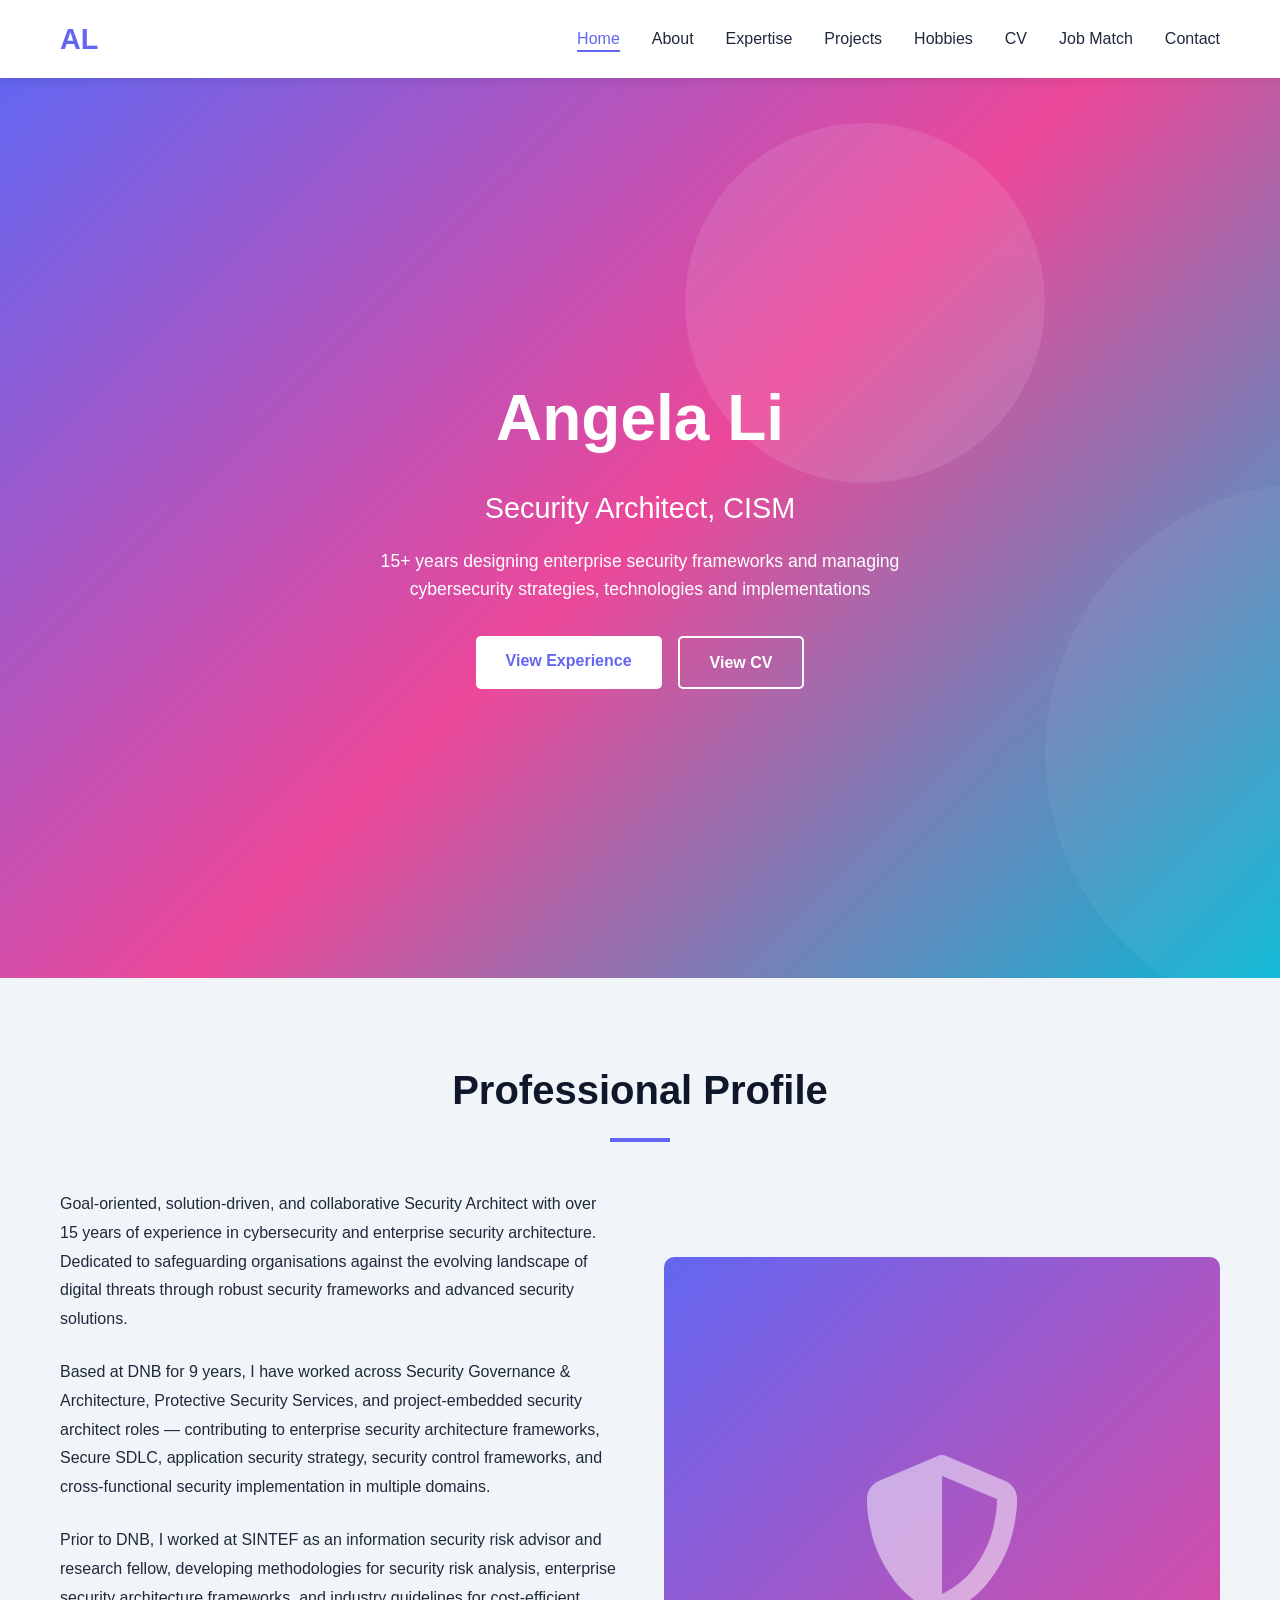
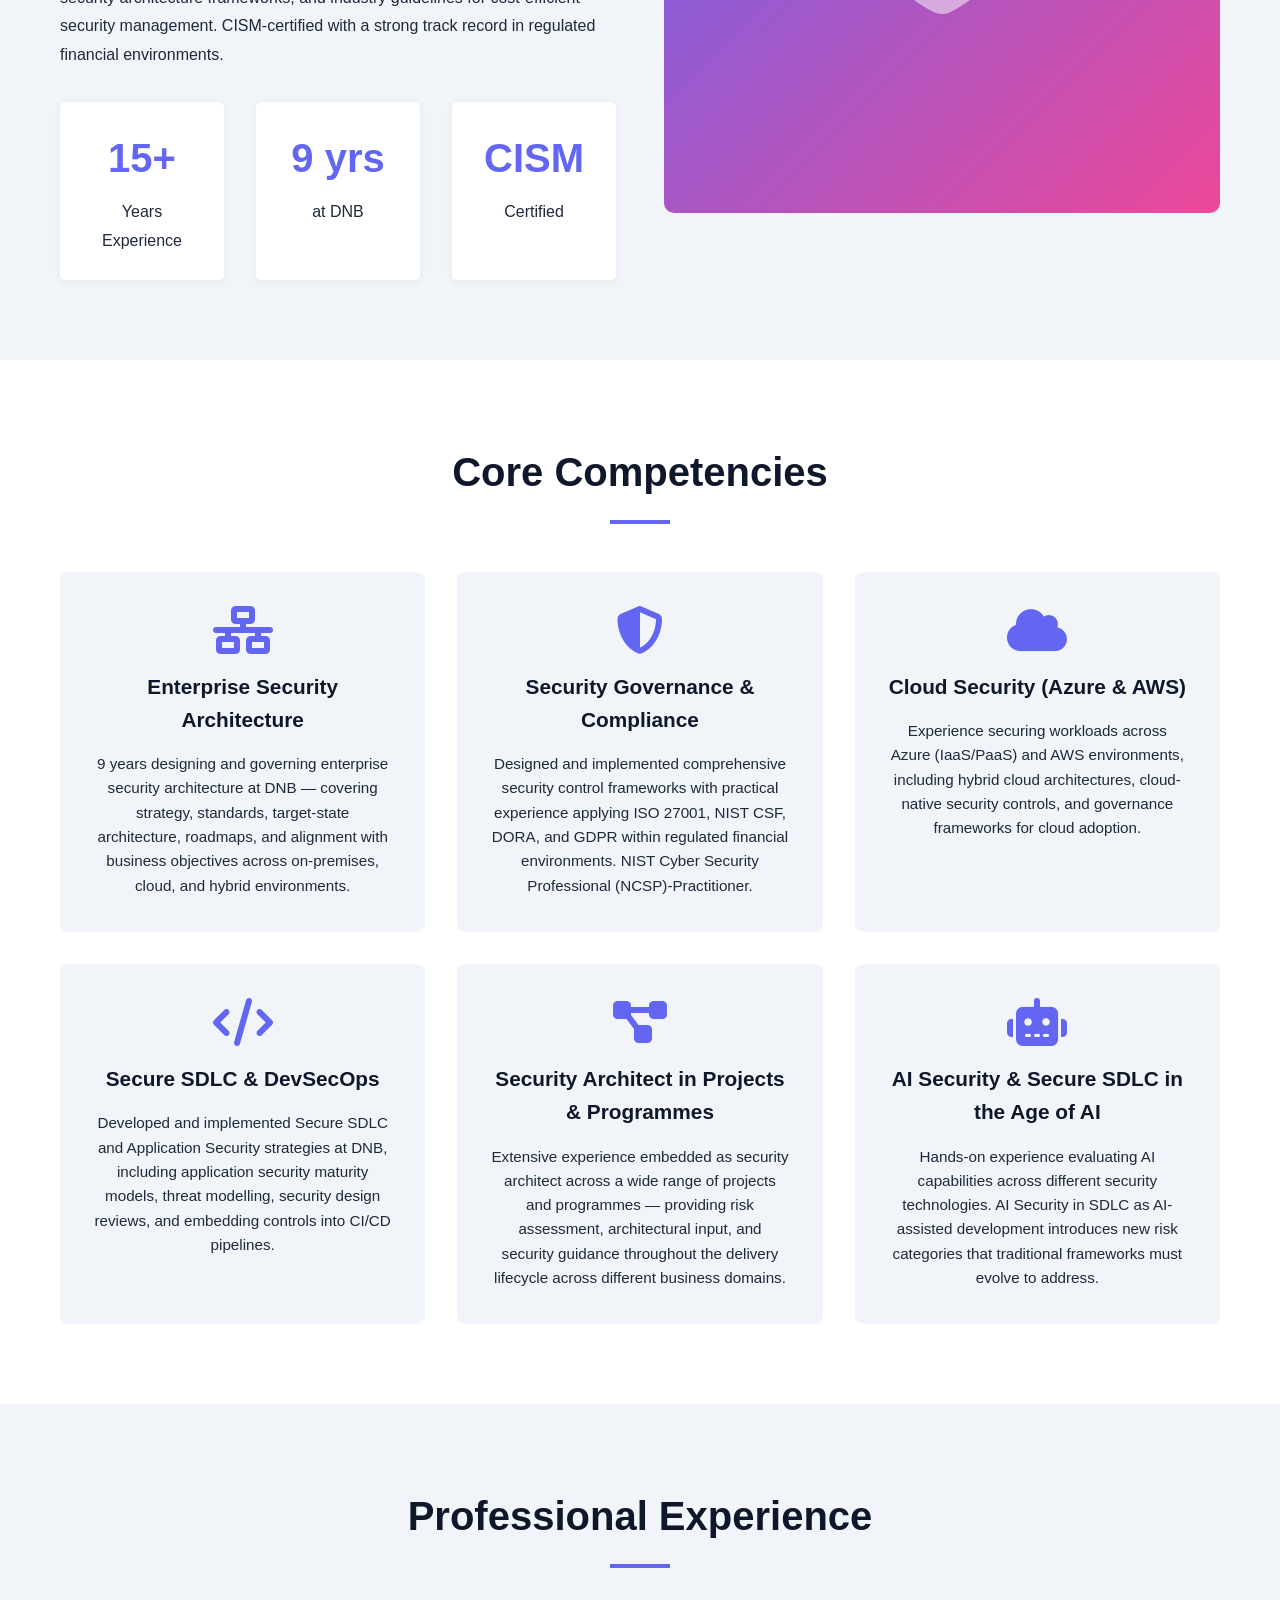
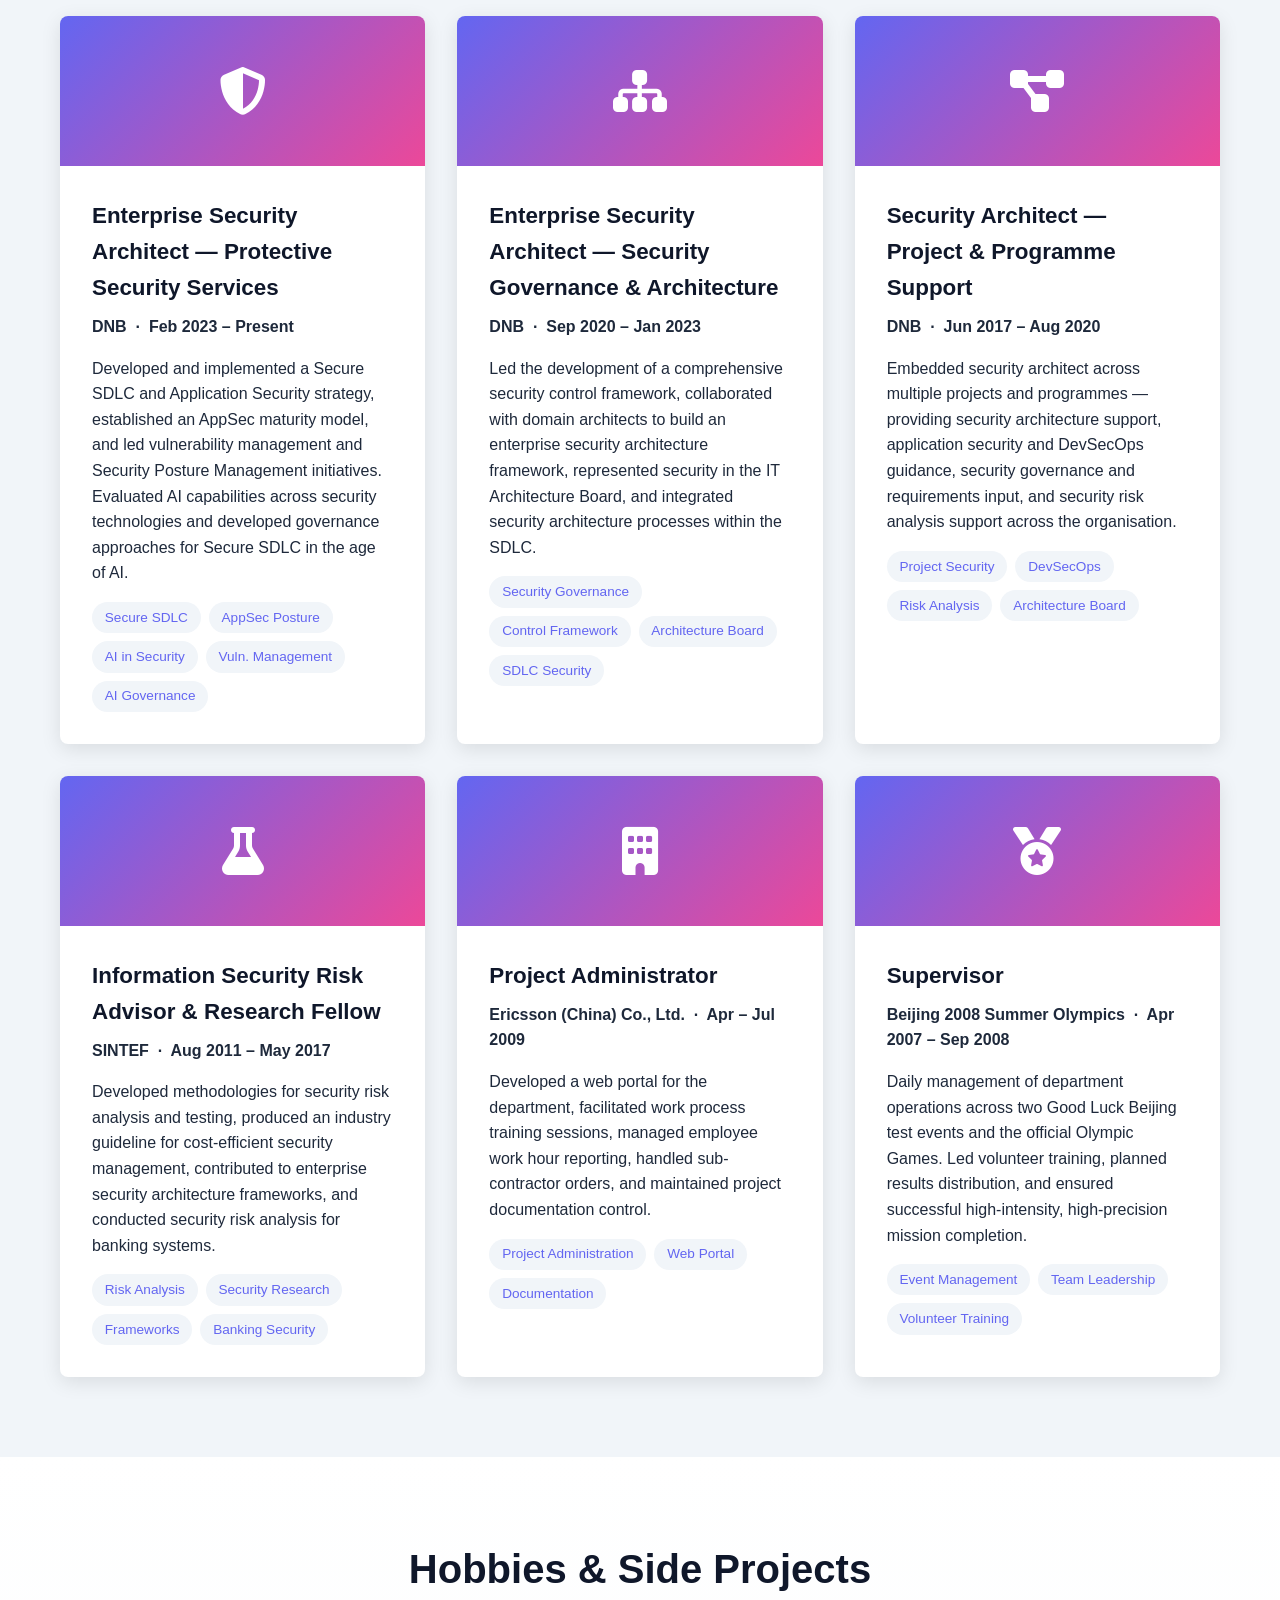
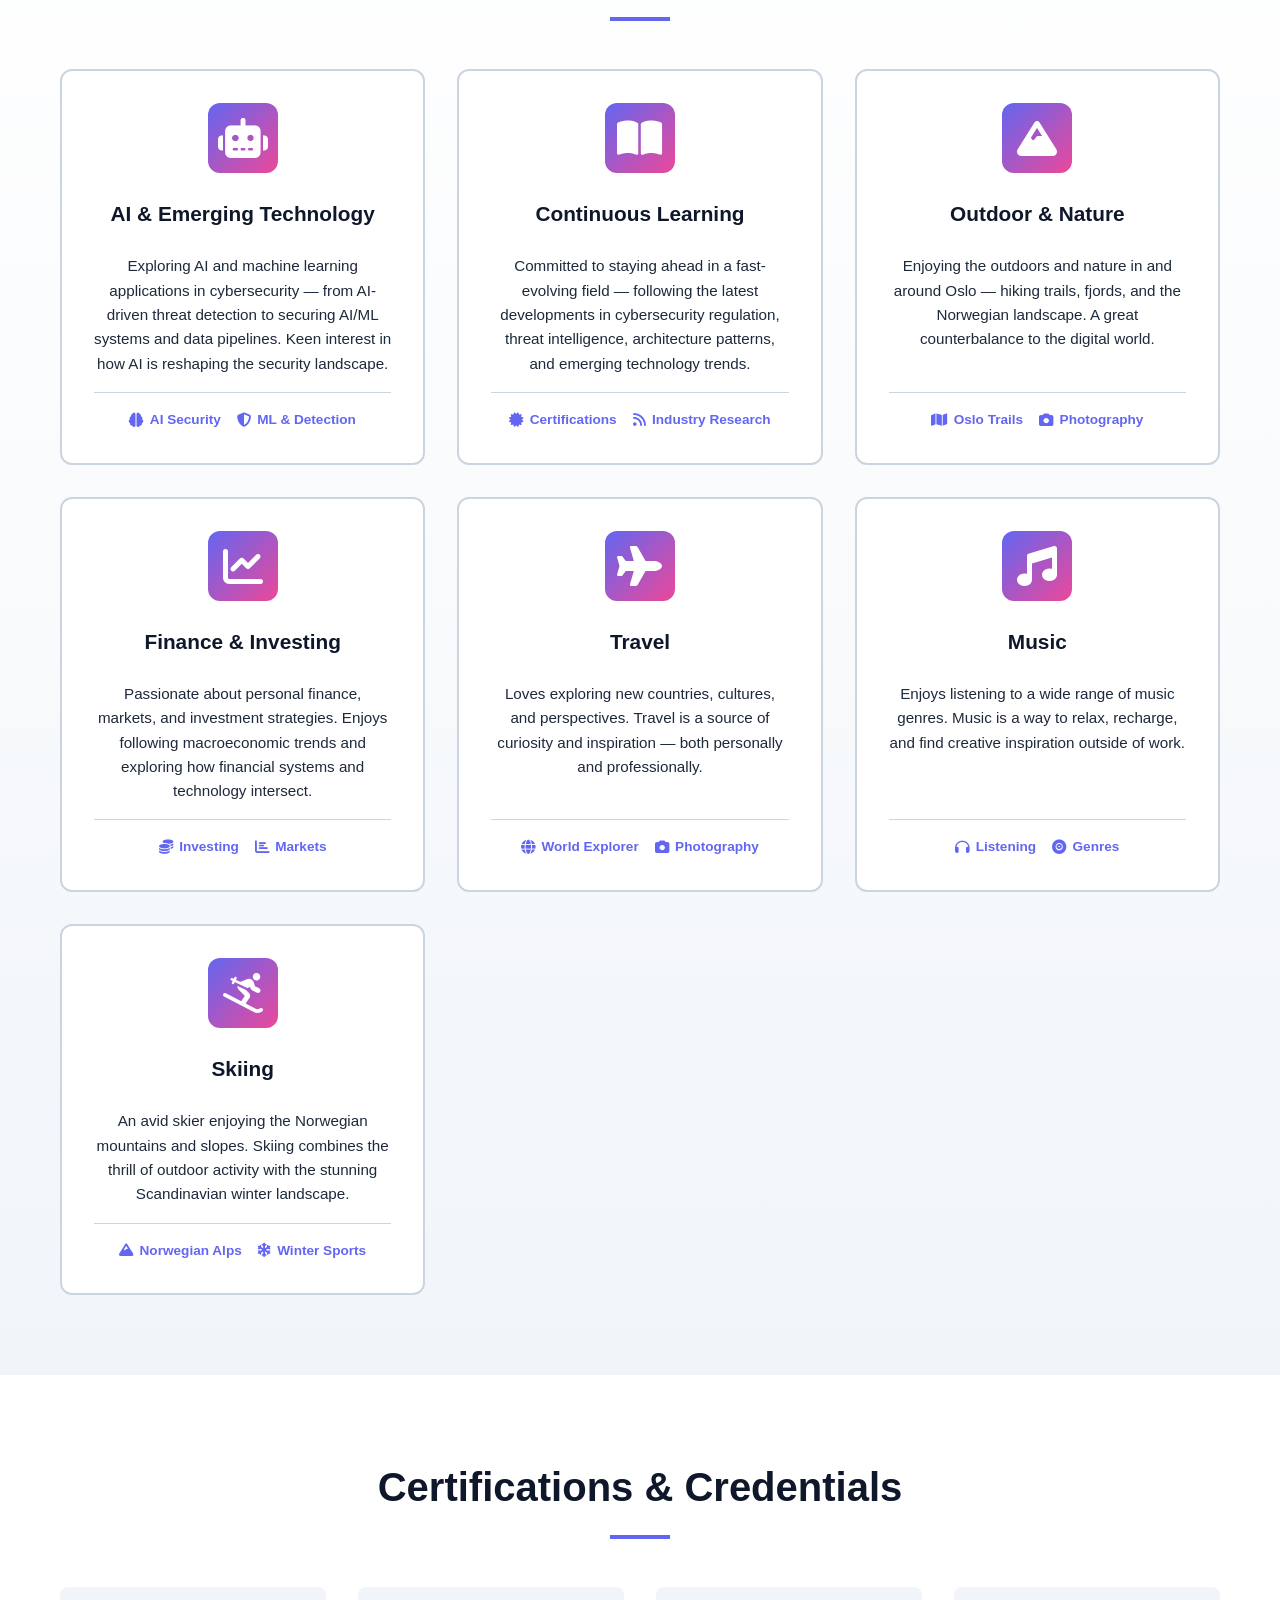
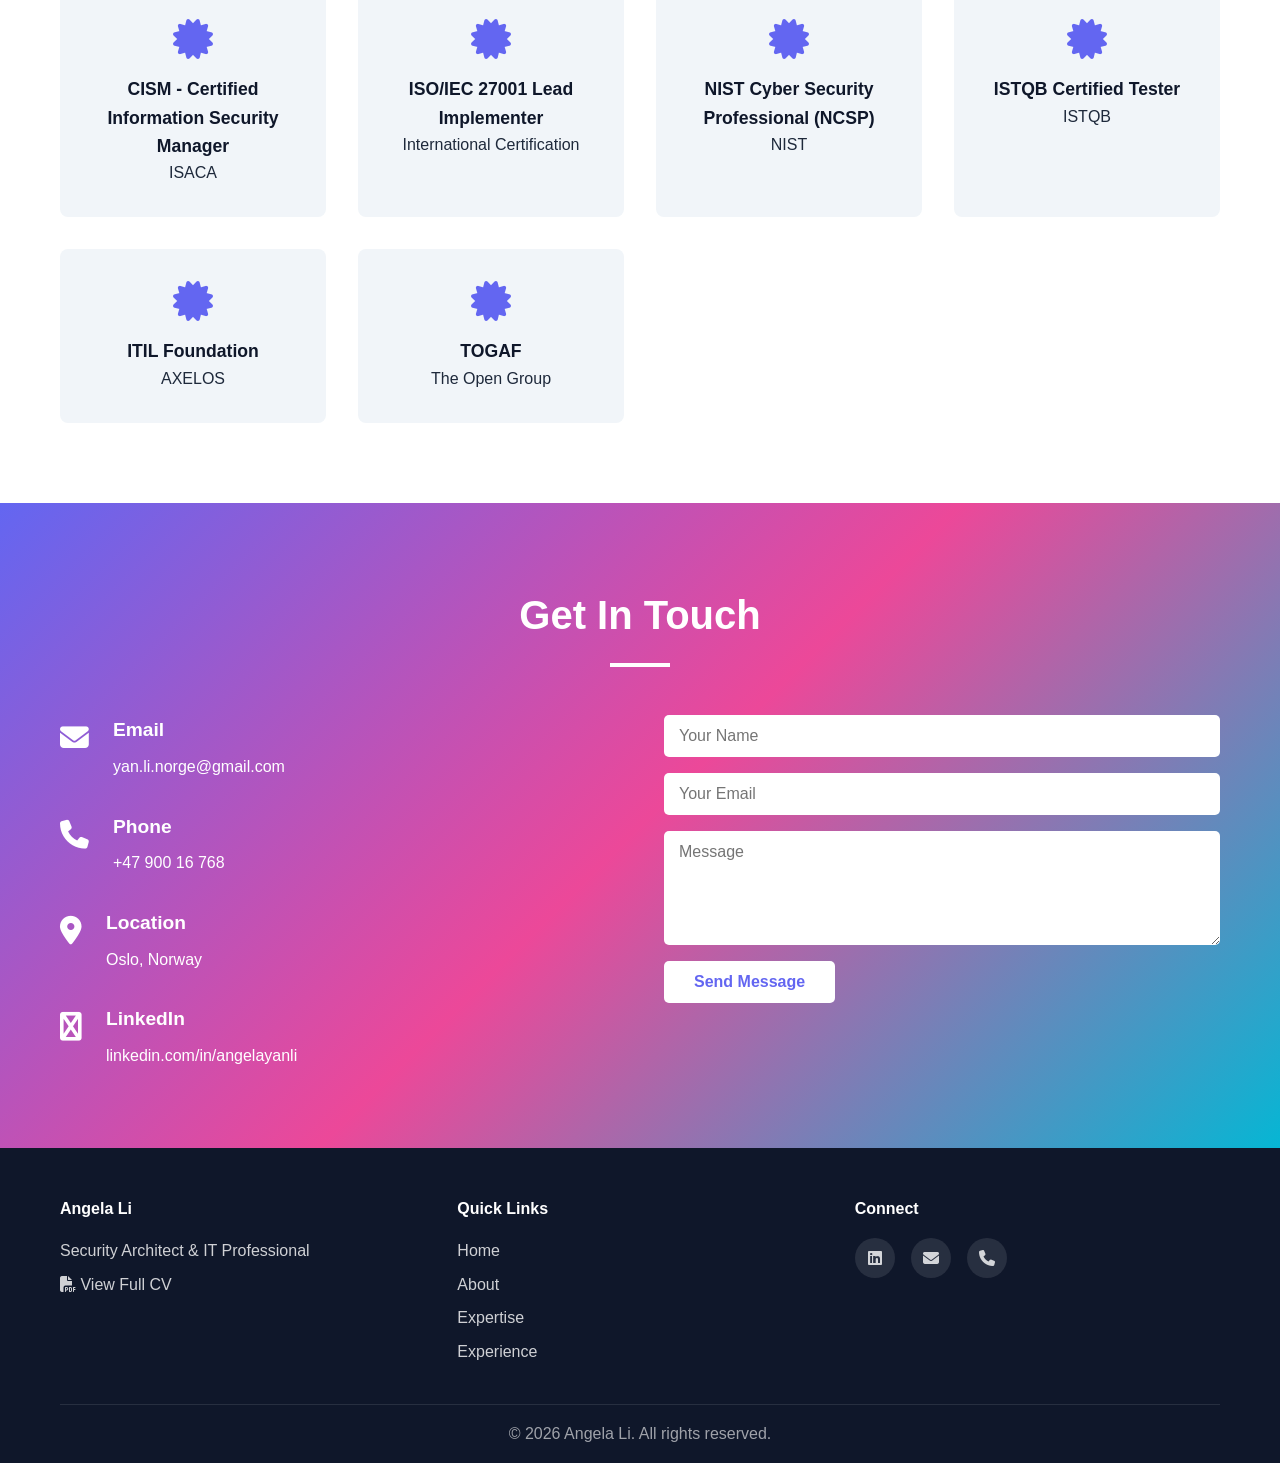
<file: index.html>
<!DOCTYPE html>
<html lang="en">
<head>
    <meta charset="UTF-8">
    <meta name="viewport" content="width=device-width, initial-scale=1.0">
    <title>Angela Li - Security Architect, CISM</title>
    <link rel="stylesheet" href="styles.css">
    <link rel="stylesheet" href="https://cdnjs.cloudflare.com/ajax/libs/font-awesome/6.4.0/css/all.min.css">
</head>
<body>
    <!-- Navigation -->
    <nav class="navbar">
        <div class="container">
            <div class="logo">
                <h1>AL</h1>
            </div>
            <ul class="nav-menu">
                <li><a href="#home" class="nav-link active">Home</a></li>
                <li><a href="#about" class="nav-link">About</a></li>
                <li><a href="#expertise" class="nav-link">Expertise</a></li>
                <li><a href="#projects" class="nav-link">Projects</a></li>
                <li><a href="#hobbies" class="nav-link">Hobbies</a></li>
                <li><a href="cv.html" class="nav-link">CV</a></li>
                <li><a href="job-match.html" class="nav-link">Job Match</a></li>
                <li><a href="#contact" class="nav-link">Contact</a></li>
            </ul>
            <div class="hamburger">
                <span></span>
                <span></span>
                <span></span>
            </div>
        </div>
    </nav>

    <!-- Hero Section -->
    <section id="home" class="hero">
        <div class="hero-content">
            <h2>Angela Li</h2>
            <p class="subtitle">Security Architect, CISM</p>
            <p class="description">15+ years designing enterprise security frameworks and managing cybersecurity strategies, technologies and implementations</p>
            <div class="hero-buttons">
                <a href="#projects" class="btn btn-primary">View Experience</a>
                <a href="cv.html" class="btn btn-secondary">View CV</a>
            </div>
        </div>
        <div class="hero-background"></div>
    </section>

    <!-- About Section -->
    <section id="about" class="about">
        <div class="container">
            <div class="section-header">
                <h2>Professional Profile</h2>
                <div class="underline"></div>
            </div>
            <div class="about-content">
                <div class="about-text">
                    <p>Goal-oriented, solution-driven, and collaborative Security Architect with over 15 years of experience in cybersecurity and enterprise security architecture. Dedicated to safeguarding organisations against the evolving landscape of digital threats through robust security frameworks and advanced security solutions.</p>
                    <p>Based at DNB for 9 years, I have worked across Security Governance &amp; Architecture, Protective Security Services, and project-embedded security architect roles — contributing to enterprise security architecture frameworks, Secure SDLC, application security strategy, security control frameworks, and cross-functional security implementation in multiple domains.</p>
                    <p>Prior to DNB, I worked at SINTEF as an information security risk advisor and research fellow, developing methodologies for security risk analysis, enterprise security architecture frameworks, and industry guidelines for cost-efficient security management. CISM-certified with a strong track record in regulated financial environments.</p>
                    <div class="stats">
                        <div class="stat">
                            <h3>15+</h3>
                            <p>Years Experience</p>
                        </div>
                        <div class="stat">
                            <h3>9 yrs</h3>
                            <p>at DNB</p>
                        </div>
                        <div class="stat">
                            <h3>CISM</h3>
                            <p>Certified</p>
                        </div>
                    </div>
                </div>
                <div class="about-image">
                    <div class="profile-placeholder">
                        <i class="fas fa-shield-alt"></i>
                    </div>
                </div>
            </div>
        </div>
    </section>

    <!-- Expertise Section -->
    <section id="expertise" class="expertise">
        <div class="container">
            <div class="section-header">
                <h2>Core Competencies</h2>
                <div class="underline"></div>
            </div>
            <div class="expertise-grid">
                <div class="expertise-card">
                    <i class="fas fa-network-wired"></i>
                    <h3>Enterprise Security Architecture</h3>
                    <p>9 years designing and governing enterprise security architecture at DNB — covering strategy, standards, target-state architecture, roadmaps, and alignment with business objectives across on-premises, cloud, and hybrid environments.</p>
                </div>
                <div class="expertise-card">
                    <i class="fas fa-shield-halved"></i>
                    <h3>Security Governance & Compliance</h3>
                    <p>Designed and implemented comprehensive security control frameworks with practical experience applying ISO 27001, NIST CSF, DORA, and GDPR within regulated financial environments. NIST Cyber Security Professional (NCSP)-Practitioner.</p>
                </div>
                <div class="expertise-card">
                    <i class="fas fa-cloud"></i>
                    <h3>Cloud Security (Azure & AWS)</h3>
                    <p>Experience securing workloads across Azure (IaaS/PaaS) and AWS environments, including hybrid cloud architectures, cloud-native security controls, and governance frameworks for cloud adoption.</p>
                </div>
                <div class="expertise-card">
                    <i class="fas fa-code"></i>
                    <h3>Secure SDLC & DevSecOps</h3>
                    <p>Developed and implemented Secure SDLC and Application Security strategies at DNB, including application security maturity models, threat modelling, security design reviews, and embedding controls into CI/CD pipelines.</p>
                </div>
                <div class="expertise-card">
                    <i class="fas fa-diagram-project"></i>
                    <h3>Security Architect in Projects & Programmes</h3>
                    <p>Extensive experience embedded as security architect across a wide range of projects and programmes — providing risk assessment, architectural input, and security guidance throughout the delivery lifecycle across different business domains.</p>
                </div>
                <div class="expertise-card">
                    <i class="fas fa-robot"></i>
                    <h3>AI Security & Secure SDLC in the Age of AI</h3>
                    <p>Hands-on experience evaluating AI capabilities across different security technologies. AI Security in SDLC as AI-assisted development introduces new risk categories that traditional frameworks must evolve to address.</p>
                </div>
            </div>
        </div>
    </section>

    <!-- Projects Section -->
    <section id="projects" class="projects">
        <div class="container">
            <div class="section-header">
                <h2>Professional Experience</h2>
                <div class="underline"></div>
            </div>
            <div class="projects-grid">
                <div class="project-card">
                    <div class="project-image">
                        <i class="fas fa-shield-halved"></i>
                    </div>
                    <div class="project-info">
                        <h3>Enterprise Security Architect — Protective Security Services</h3>
                        <p class="client">DNB &nbsp;·&nbsp; Feb 2023 – Present</p>
                        <p>Developed and implemented a Secure SDLC and Application Security strategy, established an AppSec maturity model, and led vulnerability management and Security Posture Management initiatives. Evaluated AI capabilities across security technologies and developed governance approaches for Secure SDLC in the age of AI.</p>
                        <div class="project-tags">
                            <span class="tag">Secure SDLC</span>
                            <span class="tag">AppSec Posture</span>
                            <span class="tag">AI in Security</span>
                            <span class="tag">Vuln. Management</span>
                            <span class="tag">AI Governance</span>
                        </div>
                    </div>
                </div>

                <div class="project-card">
                    <div class="project-image">
                        <i class="fas fa-sitemap"></i>
                    </div>
                    <div class="project-info">
                        <h3>Enterprise Security Architect — Security Governance & Architecture</h3>
                        <p class="client">DNB &nbsp;·&nbsp; Sep 2020 – Jan 2023</p>
                        <p>Led the development of a comprehensive security control framework, collaborated with domain architects to build an enterprise security architecture framework, represented security in the IT Architecture Board, and integrated security architecture processes within the SDLC.</p>
                        <div class="project-tags">
                            <span class="tag">Security Governance</span>
                            <span class="tag">Control Framework</span>
                            <span class="tag">Architecture Board</span>
                            <span class="tag">SDLC Security</span>
                        </div>
                    </div>
                </div>

                <div class="project-card">
                    <div class="project-image">
                        <i class="fas fa-diagram-project"></i>
                    </div>
                    <div class="project-info">
                        <h3>Security Architect — Project & Programme Support</h3>
                        <p class="client">DNB &nbsp;·&nbsp; Jun 2017 – Aug 2020</p>
                        <p>Embedded security architect across multiple projects and programmes — providing security architecture support, application security and DevSecOps guidance, security governance and requirements input, and security risk analysis support across the organisation.</p>
                        <div class="project-tags">
                            <span class="tag">Project Security</span>
                            <span class="tag">DevSecOps</span>
                            <span class="tag">Risk Analysis</span>
                            <span class="tag">Architecture Board</span>
                        </div>
                    </div>
                </div>

                <div class="project-card">
                    <div class="project-image">
                        <i class="fas fa-flask"></i>
                    </div>
                    <div class="project-info">
                        <h3>Information Security Risk Advisor &amp; Research Fellow</h3>
                        <p class="client">SINTEF &nbsp;·&nbsp; Aug 2011 – May 2017</p>
                        <p>Developed methodologies for security risk analysis and testing, produced an industry guideline for cost-efficient security management, contributed to enterprise security architecture frameworks, and conducted security risk analysis for banking systems.</p>
                        <div class="project-tags">
                            <span class="tag">Risk Analysis</span>
                            <span class="tag">Security Research</span>
                            <span class="tag">Frameworks</span>
                            <span class="tag">Banking Security</span>
                        </div>
                    </div>
                </div>

                <div class="project-card">
                    <div class="project-image">
                        <i class="fas fa-building"></i>
                    </div>
                    <div class="project-info">
                        <h3>Project Administrator</h3>
                        <p class="client">Ericsson (China) Co., Ltd. &nbsp;·&nbsp; Apr – Jul 2009</p>
                        <p>Developed a web portal for the department, facilitated work process training sessions, managed employee work hour reporting, handled sub-contractor orders, and maintained project documentation control.</p>
                        <div class="project-tags">
                            <span class="tag">Project Administration</span>
                            <span class="tag">Web Portal</span>
                            <span class="tag">Documentation</span>
                        </div>
                    </div>
                </div>

                <div class="project-card">
                    <div class="project-image">
                        <i class="fas fa-medal"></i>
                    </div>
                    <div class="project-info">
                        <h3>Supervisor</h3>
                        <p class="client">Beijing 2008 Summer Olympics &nbsp;·&nbsp; Apr 2007 – Sep 2008</p>
                        <p>Daily management of department operations across two Good Luck Beijing test events and the official Olympic Games. Led volunteer training, planned results distribution, and ensured successful high-intensity, high-precision mission completion.</p>
                        <div class="project-tags">
                            <span class="tag">Event Management</span>
                            <span class="tag">Team Leadership</span>
                            <span class="tag">Volunteer Training</span>
                        </div>
                    </div>
                </div>
            </div>
        </div>
    </section>

    <!-- Hobbies & Side Projects Section -->
    <section id="hobbies" class="hobbies">
        <div class="container">
            <div class="section-header">
                <h2>Hobbies & Side Projects</h2>
                <div class="underline"></div>
            </div>
            <div class="hobbies-grid">
                <div class="hobby-card">
                    <div class="hobby-icon">
                        <i class="fas fa-robot"></i>
                    </div>
                    <h3>AI & Emerging Technology</h3>
                    <p>Exploring AI and machine learning applications in cybersecurity — from AI-driven threat detection to securing AI/ML systems and data pipelines. Keen interest in how AI is reshaping the security landscape.</p>
                    <div class="hobby-meta">
                        <span class="meta-item"><i class="fas fa-brain"></i> AI Security</span>
                        <span class="meta-item"><i class="fas fa-shield-alt"></i> ML & Detection</span>
                    </div>
                </div>

                <div class="hobby-card">
                    <div class="hobby-icon">
                        <i class="fas fa-book-open"></i>
                    </div>
                    <h3>Continuous Learning</h3>
                    <p>Committed to staying ahead in a fast-evolving field — following the latest developments in cybersecurity regulation, threat intelligence, architecture patterns, and emerging technology trends.</p>
                    <div class="hobby-meta">
                        <span class="meta-item"><i class="fas fa-certificate"></i> Certifications</span>
                        <span class="meta-item"><i class="fas fa-rss"></i> Industry Research</span>
                    </div>
                </div>

                <div class="hobby-card">
                    <div class="hobby-icon">
                        <i class="fas fa-mountain"></i>
                    </div>
                    <h3>Outdoor & Nature</h3>
                    <p>Enjoying the outdoors and nature in and around Oslo — hiking trails, fjords, and the Norwegian landscape. A great counterbalance to the digital world.</p>
                    <div class="hobby-meta">
                        <span class="meta-item"><i class="fas fa-map"></i> Oslo Trails</span>
                        <span class="meta-item"><i class="fas fa-camera"></i> Photography</span>
                    </div>
                </div>

                <div class="hobby-card">
                    <div class="hobby-icon">
                        <i class="fas fa-chart-line"></i>
                    </div>
                    <h3>Finance & Investing</h3>
                    <p>Passionate about personal finance, markets, and investment strategies. Enjoys following macroeconomic trends and exploring how financial systems and technology intersect.</p>
                    <div class="hobby-meta">
                        <span class="meta-item"><i class="fas fa-coins"></i> Investing</span>
                        <span class="meta-item"><i class="fas fa-chart-bar"></i> Markets</span>
                    </div>
                </div>

                <div class="hobby-card">
                    <div class="hobby-icon">
                        <i class="fas fa-plane"></i>
                    </div>
                    <h3>Travel</h3>
                    <p>Loves exploring new countries, cultures, and perspectives. Travel is a source of curiosity and inspiration — both personally and professionally.</p>
                    <div class="hobby-meta">
                        <span class="meta-item"><i class="fas fa-globe"></i> World Explorer</span>
                        <span class="meta-item"><i class="fas fa-camera"></i> Photography</span>
                    </div>
                </div>

                <div class="hobby-card">
                    <div class="hobby-icon">
                        <i class="fas fa-music"></i>
                    </div>
                    <h3>Music</h3>
                    <p>Enjoys listening to a wide range of music genres. Music is a way to relax, recharge, and find creative inspiration outside of work.</p>
                    <div class="hobby-meta">
                        <span class="meta-item"><i class="fas fa-headphones"></i> Listening</span>
                        <span class="meta-item"><i class="fas fa-record-vinyl"></i> Genres</span>
                    </div>
                </div>

                <div class="hobby-card">
                    <div class="hobby-icon">
                        <i class="fas fa-person-skiing"></i>
                    </div>
                    <h3>Skiing</h3>
                    <p>An avid skier enjoying the Norwegian mountains and slopes. Skiing combines the thrill of outdoor activity with the stunning Scandinavian winter landscape.</p>
                    <div class="hobby-meta">
                        <span class="meta-item"><i class="fas fa-mountain"></i> Norwegian Alps</span>
                        <span class="meta-item"><i class="fas fa-snowflake"></i> Winter Sports</span>
                    </div>
                </div>
            </div>
        </div>
    </section>

    <!-- Certifications Section -->
    <section class="certifications">
        <div class="container">
            <div class="section-header">
                <h2>Certifications & Credentials</h2>
                <div class="underline"></div>
            </div>
            <div class="certifications-grid">
                <div class="cert-item">
                    <i class="fas fa-certificate"></i>
                    <h4>CISM - Certified Information Security Manager</h4>
                    <p class="cert-issuer">ISACA</p>
                </div>
                <div class="cert-item">
                    <i class="fas fa-certificate"></i>
                    <h4>ISO/IEC 27001 Lead Implementer</h4>
                    <p class="cert-issuer">International Certification</p>
                </div>
                <div class="cert-item">
                    <i class="fas fa-certificate"></i>
                    <h4>NIST Cyber Security Professional (NCSP)</h4>
                    <p class="cert-issuer">NIST</p>
                </div>
                <div class="cert-item">
                    <i class="fas fa-certificate"></i>
                    <h4>ISTQB Certified Tester</h4>
                    <p class="cert-issuer">ISTQB</p>
                </div>
                <div class="cert-item">
                    <i class="fas fa-certificate"></i>
                    <h4>ITIL Foundation</h4>
                    <p class="cert-issuer">AXELOS</p>
                </div>
                <div class="cert-item">
                    <i class="fas fa-certificate"></i>
                    <h4>TOGAF</h4>
                    <p class="cert-issuer">The Open Group</p>
                </div>
            </div>
        </div>
    </section>

    <!-- Contact Section -->
    <section id="contact" class="contact">
        <div class="container">
            <div class="section-header" style="color: var(--white);">
                <h2 style="color: var(--white);">Get In Touch</h2>
                <div class="underline" style="background-color: var(--white);"></div>
            </div>
            <div class="contact-content">
                <div class="contact-info">
                    <div class="contact-item">
                        <i class="fas fa-envelope"></i>
                        <div>
                            <h4>Email</h4>
                            <p><a href="mailto:yan.li.norge@gmail.com">yan.li.norge@gmail.com</a></p>
                        </div>
                    </div>
                    <div class="contact-item">
                        <i class="fas fa-phone"></i>
                        <div>
                            <h4>Phone</h4>
                            <p><a href="tel:+4790016768">+47 900 16 768</a></p>
                        </div>
                    </div>
                    <div class="contact-item">
                        <i class="fas fa-map-marker-alt"></i>
                        <div>
                            <h4>Location</h4>
                            <p>Oslo, Norway</p>
                        </div>
                    </div>
                    <div class="contact-item">
                        <i class="fas fa-linkedin"></i>
                        <div>
                            <h4>LinkedIn</h4>
                            <p><a href="https://linkedin.com/in/angelayanli">linkedin.com/in/angelayanli</a></p>
                        </div>
                    </div>
                </div>
                <form class="contact-form">
                    <input type="text" placeholder="Your Name" required>
                    <input type="email" placeholder="Your Email" required>
                    <textarea placeholder="Message" rows="5" required></textarea>
                    <button type="submit" class="btn btn-primary">Send Message</button>
                </form>
            </div>
        </div>
    </section>

    <!-- Footer -->
    <footer class="footer">
        <div class="container">
            <div class="footer-content">
                <div class="footer-section">
                    <h4>Angela Li</h4>
                    <p>Security Architect & IT Professional</p>
                    <p class="footer-cta"><a href="cv.html" class="cv-link"><i class="fas fa-file-pdf"></i> View Full CV</a></p>
                </div>
                <div class="footer-section">
                    <h4>Quick Links</h4>
                    <ul>
                        <li><a href="#home">Home</a></li>
                        <li><a href="#about">About</a></li>
                        <li><a href="#expertise">Expertise</a></li>
                        <li><a href="#projects">Experience</a></li>
                    </ul>
                </div>
                <div class="footer-section">
                    <h4>Connect</h4>
                    <div class="social-links">
                        <a href="https://linkedin.com/in/angelayanli" class="social-link" title="LinkedIn"><i class="fab fa-linkedin"></i></a>
                        <a href="mailto:yan.li.norge@gmail.com" class="social-link" title="Email"><i class="fas fa-envelope"></i></a>
                        <a href="tel:+4790016768" class="social-link" title="Phone"><i class="fas fa-phone"></i></a>
                    </div>
                </div>
            </div>
            <div class="footer-bottom">
                <p>&copy; 2026 Angela Li. All rights reserved.</p>
            </div>
        </div>
    </footer>

    <script src="script.js"></script>
</body>
</html>
</file>
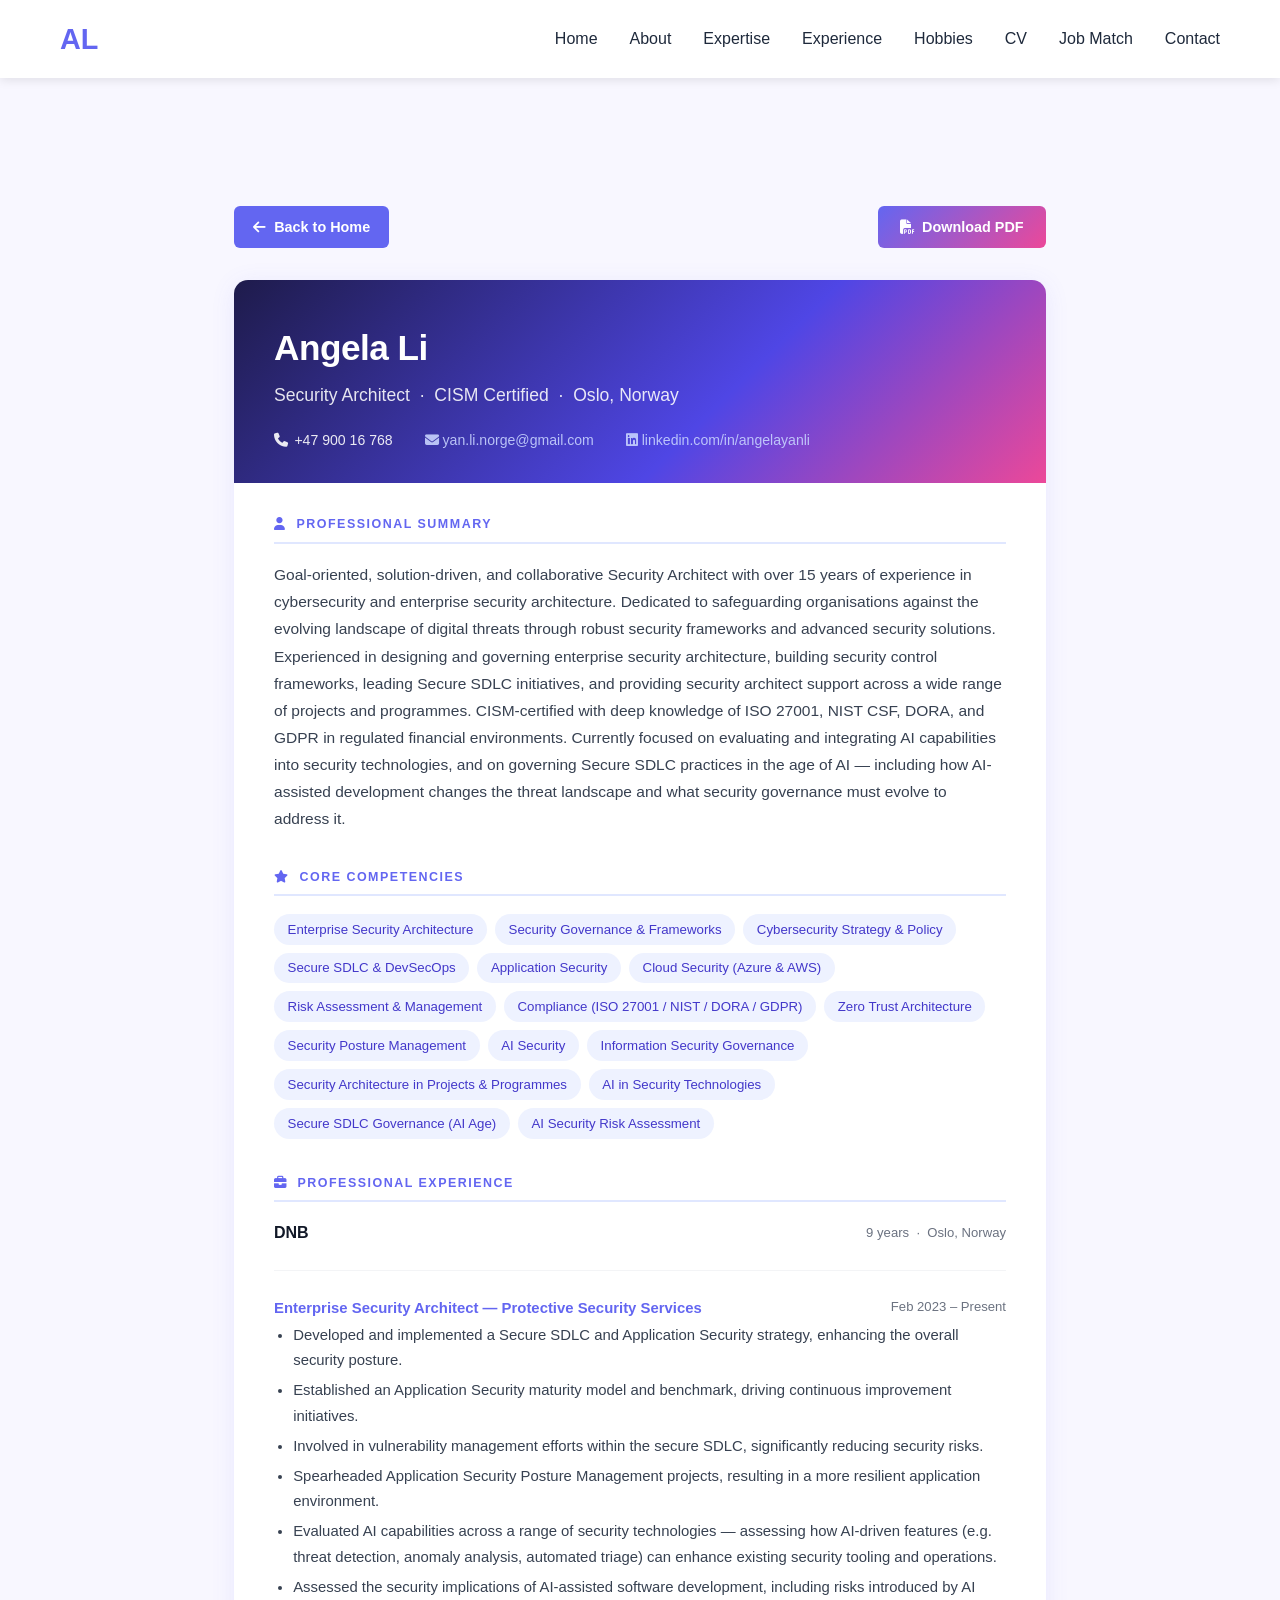
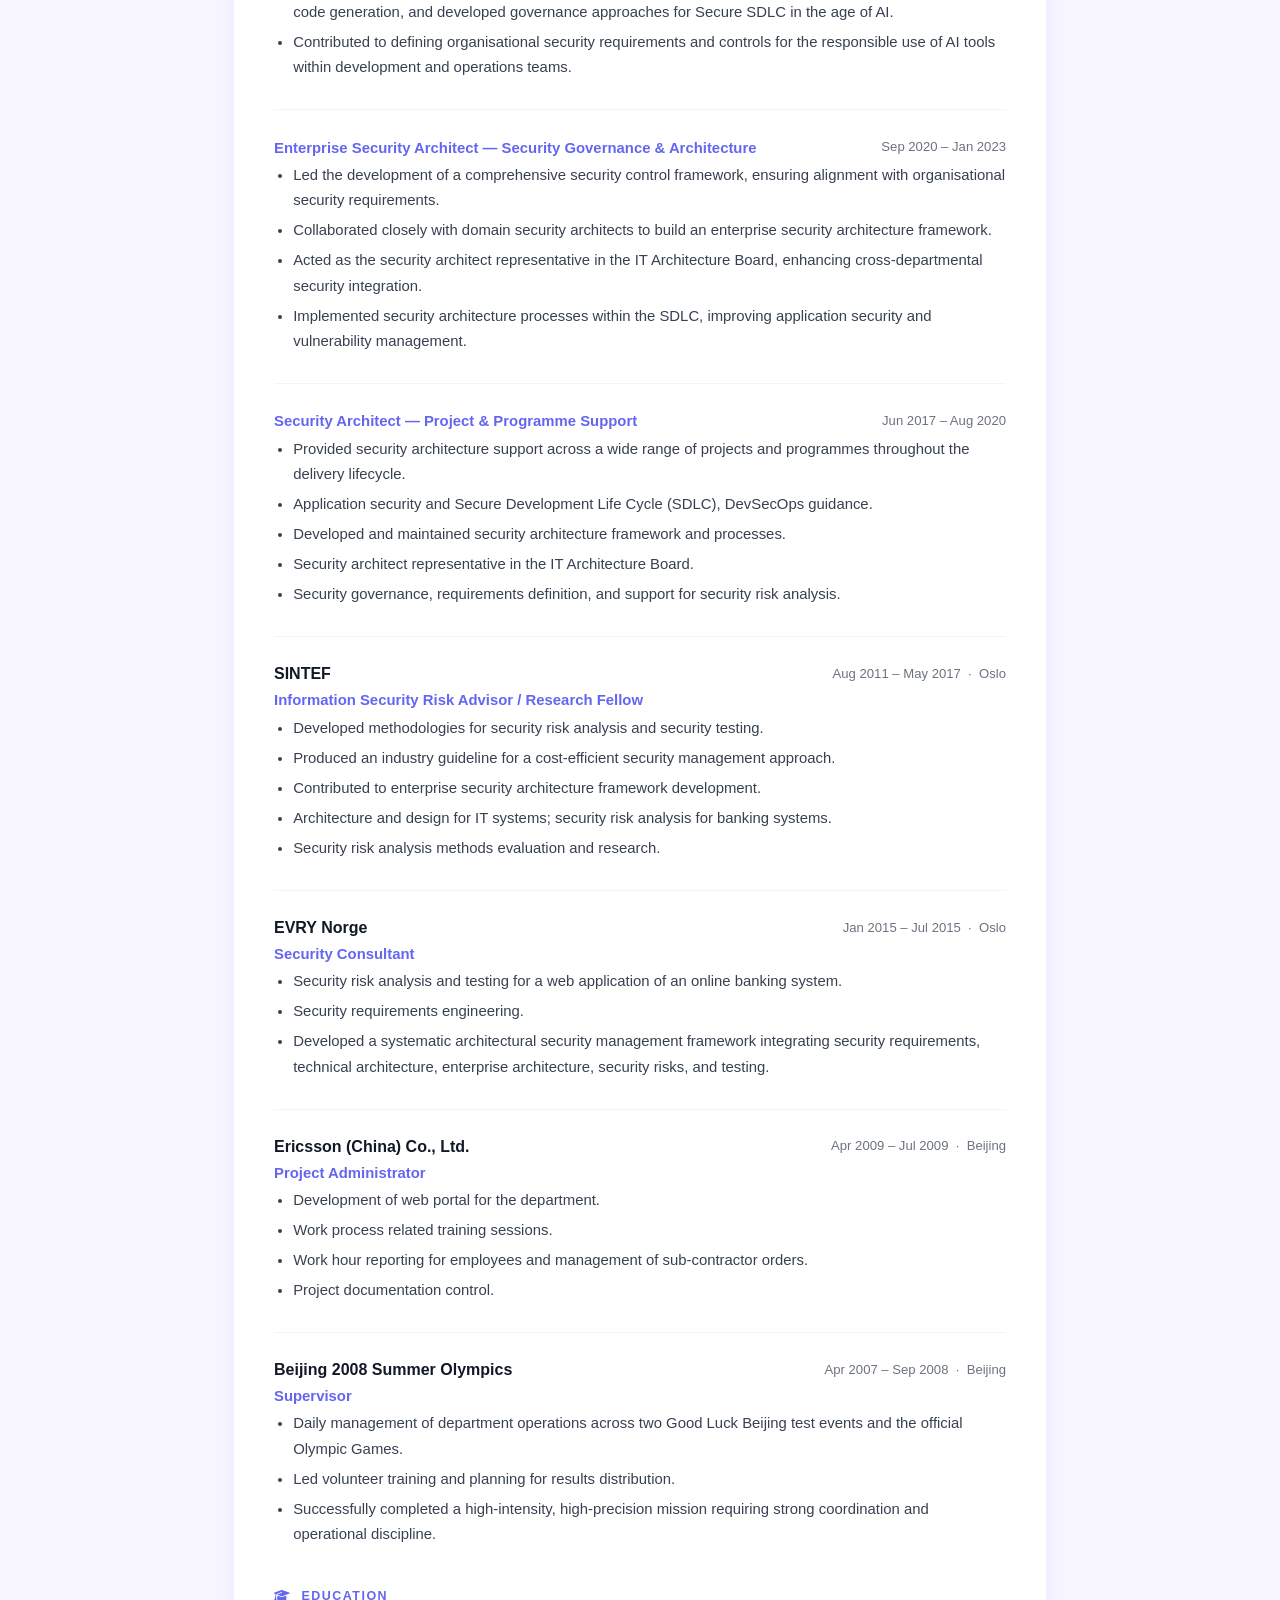
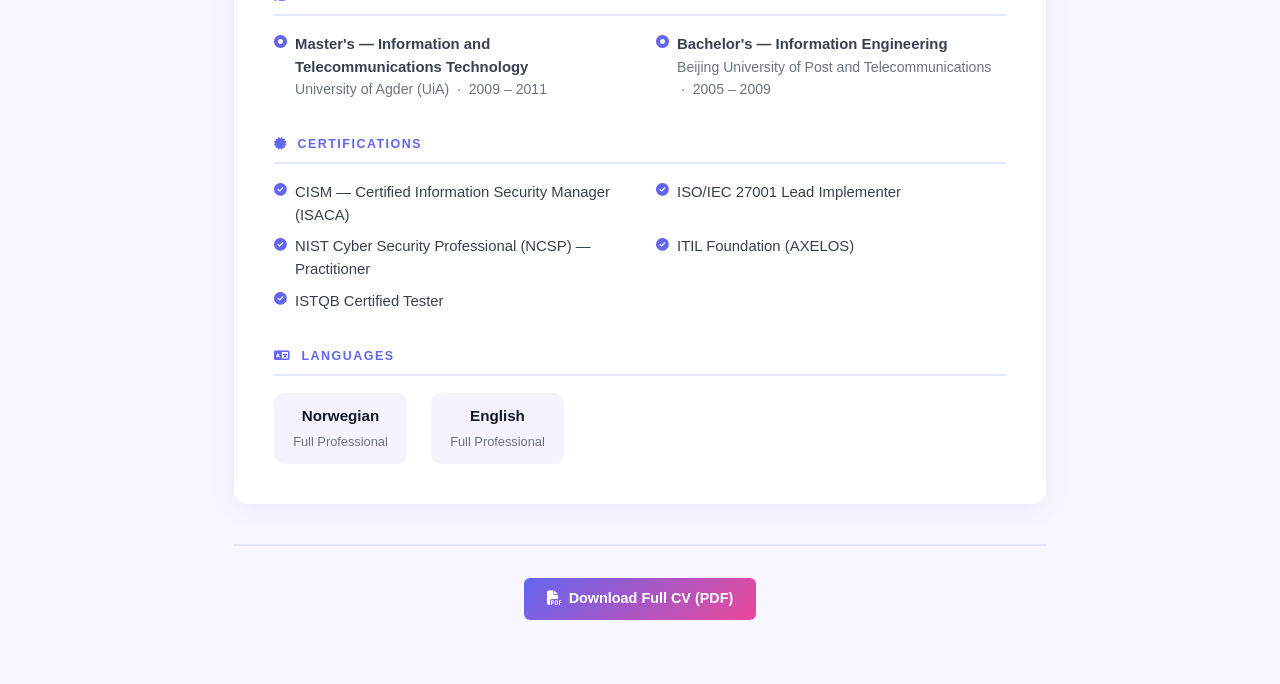
<file: cv.html>
<!DOCTYPE html>
<html lang="en">
<head>
    <meta charset="UTF-8">
    <meta name="viewport" content="width=device-width, initial-scale=1.0">
    <title>CV – Angela Li | Security Architect, CISM</title>
    <link rel="stylesheet" href="styles.css">
    <link rel="stylesheet" href="https://cdnjs.cloudflare.com/ajax/libs/font-awesome/6.4.0/css/all.min.css">
    <style>
        /* ── Page layout ────────────────────────────────────── */
        .cv-page {
            padding-top: 8rem;
            padding-bottom: 4rem;
            background: #f8f7ff;
            min-height: 100vh;
        }
        .cv-wrap {
            max-width: 860px;
            margin: 0 auto;
            padding: 0 1.5rem;
        }

        /* ── Top action bar ─────────────────────────────────── */
        .cv-actions {
            display: flex;
            justify-content: space-between;
            align-items: center;
            margin-bottom: 2rem;
            flex-wrap: wrap;
            gap: 1rem;
        }
        .cv-back {
            display: inline-flex;
            align-items: center;
            gap: 0.5rem;
            padding: 0.6rem 1.2rem;
            background: var(--primary-color);
            color: #fff;
            border-radius: 6px;
            text-decoration: none;
            font-weight: 600;
            font-size: 0.9rem;
            transition: background 0.2s, transform 0.2s;
        }
        .cv-back:hover { background: var(--secondary-color); transform: translateY(-2px); }
        .cv-dl {
            display: inline-flex;
            align-items: center;
            gap: 0.5rem;
            padding: 0.6rem 1.4rem;
            background: linear-gradient(135deg, var(--primary-color), var(--secondary-color));
            color: #fff;
            border-radius: 6px;
            text-decoration: none;
            font-weight: 600;
            font-size: 0.9rem;
            transition: transform 0.2s, box-shadow 0.2s;
        }
        .cv-dl:hover { transform: translateY(-2px); box-shadow: 0 8px 20px rgba(99,102,241,0.35); }

        /* ── Card container ─────────────────────────────────── */
        .cv-card {
            background: #fff;
            border-radius: 14px;
            box-shadow: 0 4px 24px rgba(99,102,241,0.10);
            overflow: hidden;
        }

        /* ── Header banner ──────────────────────────────────── */
        .cv-header {
            background: linear-gradient(135deg, #1e1b4b 0%, #4f46e5 60%, #ec4899 100%);
            color: #fff;
            padding: 2.5rem 2.5rem 2rem;
        }
        .cv-header-name {
            font-size: 2.2rem;
            font-weight: 800;
            letter-spacing: -0.5px;
            margin-bottom: 0.3rem;
        }
        .cv-header-title {
            font-size: 1.1rem;
            opacity: 0.88;
            font-weight: 500;
            margin-bottom: 1.2rem;
        }
        .cv-header-contacts {
            display: flex;
            flex-wrap: wrap;
            gap: 1rem 2rem;
            font-size: 0.88rem;
        }
        .cv-header-contacts a { color: #c7d2fe; text-decoration: none; }
        .cv-header-contacts a:hover { color: #fff; }
        .cv-header-contacts span { display: flex; align-items: center; gap: 0.4rem; opacity: 0.9; }

        /* ── Body ───────────────────────────────────────────── */
        .cv-body {
            padding: 2rem 2.5rem 2.5rem;
        }

        /* ── Section ────────────────────────────────────────── */
        .cv-section {
            margin-bottom: 2.2rem;
        }
        .cv-section:last-child { margin-bottom: 0; }
        .cv-section-title {
            font-size: 0.78rem;
            font-weight: 800;
            letter-spacing: 1.5px;
            text-transform: uppercase;
            color: var(--primary-color);
            border-bottom: 2px solid #e0e7ff;
            padding-bottom: 0.4rem;
            margin-bottom: 1.1rem;
        }

        /* ── Summary ────────────────────────────────────────── */
        .cv-summary {
            color: #374151;
            line-height: 1.75;
            font-size: 0.97rem;
        }

        /* ── Experience entry ───────────────────────────────── */
        .cv-entry {
            display: grid;
            grid-template-columns: 1fr auto;
            gap: 0 1rem;
            margin-bottom: 1.5rem;
            padding-bottom: 1.5rem;
            border-bottom: 1px solid #f3f4f6;
        }
        .cv-entry:last-child { border-bottom: none; margin-bottom: 0; padding-bottom: 0; }
        .cv-entry-org {
            font-size: 1rem;
            font-weight: 700;
            color: #111827;
        }
        .cv-entry-role {
            font-size: 0.93rem;
            font-weight: 600;
            color: var(--primary-color);
            margin: 0.15rem 0;
        }
        .cv-entry-date {
            font-size: 0.82rem;
            color: #6b7280;
            white-space: nowrap;
            text-align: right;
            padding-top: 0.1rem;
        }
        .cv-entry-loc {
            font-size: 0.82rem;
            color: #9ca3af;
            grid-column: 1 / -1;
            margin-bottom: 0.5rem;
        }
        .cv-entry-bullets {
            grid-column: 1 / -1;
            padding-left: 1.2rem;
            margin: 0;
            color: #374151;
            font-size: 0.93rem;
            line-height: 1.7;
        }
        .cv-entry-bullets li { margin-bottom: 0.3rem; }

        /* ── Two-col layout for certs / skills / edu ────────── */
        .cv-two-col {
            display: grid;
            grid-template-columns: 1fr 1fr;
            gap: 0.6rem 2rem;
        }
        .cv-list-item {
            display: flex;
            align-items: flex-start;
            gap: 0.5rem;
            font-size: 0.93rem;
            color: #374151;
            line-height: 1.5;
        }
        .cv-list-item i {
            color: var(--primary-color);
            margin-top: 0.2rem;
            font-size: 0.8rem;
            flex-shrink: 0;
        }

        /* ── Skill tags ─────────────────────────────────────── */
        .cv-tags {
            display: flex;
            flex-wrap: wrap;
            gap: 0.5rem;
        }
        .cv-tag {
            background: #eef2ff;
            color: #4338ca;
            padding: 0.3rem 0.85rem;
            border-radius: 20px;
            font-size: 0.83rem;
            font-weight: 500;
        }

        /* ── Language row ───────────────────────────────────── */
        .cv-lang-row {
            display: flex;
            gap: 1.5rem;
            flex-wrap: wrap;
        }
        .cv-lang-item {
            display: flex;
            flex-direction: column;
            align-items: center;
            background: #f5f3ff;
            border-radius: 10px;
            padding: 0.7rem 1.2rem;
            min-width: 110px;
            text-align: center;
        }
        .cv-lang-name { font-weight: 700; color: #111827; font-size: 0.95rem; }
        .cv-lang-level { font-size: 0.8rem; color: #6b7280; margin-top: 0.2rem; }

        /* ── Download footer ────────────────────────────────── */
        .cv-footer-dl {
            text-align: center;
            margin-top: 2.5rem;
            padding-top: 2rem;
            border-top: 2px solid #e0e7ff;
        }

        @media (max-width: 640px) {
            .cv-header { padding: 2rem 1.5rem 1.5rem; }
            .cv-body { padding: 1.5rem; }
            .cv-header-name { font-size: 1.7rem; }
            .cv-two-col { grid-template-columns: 1fr; }
            .cv-entry { grid-template-columns: 1fr; }
            .cv-entry-date { text-align: left; }
        }
    </style>
</head>
<body>
    <!-- Navigation -->
    <nav class="navbar">
        <div class="container">
            <div class="logo"><h1>AL</h1></div>
            <ul class="nav-menu">
                <li><a href="index.html" class="nav-link">Home</a></li>
                <li><a href="index.html#about" class="nav-link">About</a></li>
                <li><a href="index.html#expertise" class="nav-link">Expertise</a></li>
                <li><a href="index.html#projects" class="nav-link">Experience</a></li>
                <li><a href="index.html#hobbies" class="nav-link">Hobbies</a></li>
                <li><a href="cv.html" class="nav-link active">CV</a></li>
                <li><a href="job-match.html" class="nav-link">Job Match</a></li>
                <li><a href="index.html#contact" class="nav-link">Contact</a></li>
            </ul>
            <div class="hamburger"><span></span><span></span><span></span></div>
        </div>
    </nav>

    <section class="cv-page">
        <div class="cv-wrap">

            <!-- Action bar -->
            <div class="cv-actions">
                <a href="index.html" class="cv-back"><i class="fas fa-arrow-left"></i> Back to Home</a>
                <a href="CV.pdf" download class="cv-dl"><i class="fas fa-file-pdf"></i> Download PDF</a>
            </div>

            <!-- CV card -->
            <div class="cv-card">

                <!-- Header -->
                <div class="cv-header">
                    <div class="cv-header-name">Angela Li</div>
                    <div class="cv-header-title">Security Architect &nbsp;·&nbsp; CISM Certified &nbsp;·&nbsp; Oslo, Norway</div>
                    <div class="cv-header-contacts">
                        <span><i class="fas fa-phone"></i> +47 900 16 768</span>
                        <span><a href="mailto:yan.li.norge@gmail.com"><i class="fas fa-envelope"></i> yan.li.norge@gmail.com</a></span>
                        <span><a href="https://linkedin.com/in/angelayanli" target="_blank"><i class="fab fa-linkedin"></i> linkedin.com/in/angelayanli</a></span>
                    </div>
                </div>

                <!-- Body -->
                <div class="cv-body">

                    <!-- Summary -->
                    <div class="cv-section">
                        <div class="cv-section-title"><i class="fas fa-user"></i>&nbsp; Professional Summary</div>
                        <p class="cv-summary">
                            Goal-oriented, solution-driven, and collaborative Security Architect with over 15 years of experience in cybersecurity and enterprise security architecture. Dedicated to safeguarding organisations against the evolving landscape of digital threats through robust security frameworks and advanced security solutions. Experienced in designing and governing enterprise security architecture, building security control frameworks, leading Secure SDLC initiatives, and providing security architect support across a wide range of projects and programmes. CISM-certified with deep knowledge of ISO 27001, NIST CSF, DORA, and GDPR in regulated financial environments. Currently focused on evaluating and integrating AI capabilities into security technologies, and on governing Secure SDLC practices in the age of AI — including how AI-assisted development changes the threat landscape and what security governance must evolve to address it.
                        </p>
                    </div>

                    <!-- Core Competencies -->
                    <div class="cv-section">
                        <div class="cv-section-title"><i class="fas fa-star"></i>&nbsp; Core Competencies</div>
                        <div class="cv-tags">
                            <span class="cv-tag">Enterprise Security Architecture</span>
                            <span class="cv-tag">Security Governance & Frameworks</span>
                            <span class="cv-tag">Cybersecurity Strategy & Policy</span>
                            <span class="cv-tag">Secure SDLC & DevSecOps</span>
                            <span class="cv-tag">Application Security</span>
                            <span class="cv-tag">Cloud Security (Azure & AWS)</span>
                            <span class="cv-tag">Risk Assessment & Management</span>
                            <span class="cv-tag">Compliance (ISO 27001 / NIST / DORA / GDPR)</span>
                            <span class="cv-tag">Zero Trust Architecture</span>
                            <span class="cv-tag">Security Posture Management</span>
                            <span class="cv-tag">AI Security</span>
                            <span class="cv-tag">Information Security Governance</span>
                            <span class="cv-tag">Security Architecture in Projects &amp; Programmes</span>
                            <span class="cv-tag">AI in Security Technologies</span>
                            <span class="cv-tag">Secure SDLC Governance (AI Age)</span>
                            <span class="cv-tag">AI Security Risk Assessment</span>
                        </div>
                    </div>

                    <!-- Experience -->
                    <div class="cv-section">
                        <div class="cv-section-title"><i class="fas fa-briefcase"></i>&nbsp; Professional Experience</div>

                        <!-- DNB block -->
                        <div class="cv-entry">
                            <div>
                                <div class="cv-entry-org">DNB</div>
                            </div>
                            <div class="cv-entry-date">9 years &nbsp;·&nbsp; Oslo, Norway</div>
                        </div>

                        <div class="cv-entry">
                            <div>
                                <div class="cv-entry-role">Enterprise Security Architect — Protective Security Services</div>
                            </div>
                            <div class="cv-entry-date">Feb 2023 – Present</div>
                            <ul class="cv-entry-bullets">
                                <li>Developed and implemented a Secure SDLC and Application Security strategy, enhancing the overall security posture.</li>
                                <li>Established an Application Security maturity model and benchmark, driving continuous improvement initiatives.</li>
                                <li>Involved in vulnerability management efforts within the secure SDLC, significantly reducing security risks.</li>
                                <li>Spearheaded Application Security Posture Management projects, resulting in a more resilient application environment.</li>
                                <li>Evaluated AI capabilities across a range of security technologies — assessing how AI-driven features (e.g. threat detection, anomaly analysis, automated triage) can enhance existing security tooling and operations.</li>
                                <li>Assessed the security implications of AI-assisted software development, including risks introduced by AI code generation, and developed governance approaches for Secure SDLC in the age of AI.</li>
                                <li>Contributed to defining organisational security requirements and controls for the responsible use of AI tools within development and operations teams.</li>
                            </ul>
                        </div>

                        <div class="cv-entry">
                            <div>
                                <div class="cv-entry-role">Enterprise Security Architect — Security Governance & Architecture</div>
                            </div>
                            <div class="cv-entry-date">Sep 2020 – Jan 2023</div>
                            <ul class="cv-entry-bullets">
                                <li>Led the development of a comprehensive security control framework, ensuring alignment with organisational security requirements.</li>
                                <li>Collaborated closely with domain security architects to build an enterprise security architecture framework.</li>
                                <li>Acted as the security architect representative in the IT Architecture Board, enhancing cross-departmental security integration.</li>
                                <li>Implemented security architecture processes within the SDLC, improving application security and vulnerability management.</li>
                            </ul>
                        </div>

                        <div class="cv-entry">
                            <div>
                                <div class="cv-entry-role">Security Architect — Project & Programme Support</div>
                            </div>
                            <div class="cv-entry-date">Jun 2017 – Aug 2020</div>
                            <ul class="cv-entry-bullets">
                                <li>Provided security architecture support across a wide range of projects and programmes throughout the delivery lifecycle.</li>
                                <li>Application security and Secure Development Life Cycle (SDLC), DevSecOps guidance.</li>
                                <li>Developed and maintained security architecture framework and processes.</li>
                                <li>Security architect representative in the IT Architecture Board.</li>
                                <li>Security governance, requirements definition, and support for security risk analysis.</li>
                            </ul>
                        </div>

                        <!-- SINTEF -->
                        <div class="cv-entry">
                            <div>
                                <div class="cv-entry-org">SINTEF</div>
                                <div class="cv-entry-role">Information Security Risk Advisor / Research Fellow</div>
                            </div>
                            <div class="cv-entry-date">Aug 2011 – May 2017 &nbsp;·&nbsp; Oslo</div>
                            <ul class="cv-entry-bullets">
                                <li>Developed methodologies for security risk analysis and security testing.</li>
                                <li>Produced an industry guideline for a cost-efficient security management approach.</li>
                                <li>Contributed to enterprise security architecture framework development.</li>
                                <li>Architecture and design for IT systems; security risk analysis for banking systems.</li>
                                <li>Security risk analysis methods evaluation and research.</li>
                            </ul>
                        </div>

                        <!-- EVRY -->
                        <div class="cv-entry">
                            <div>
                                <div class="cv-entry-org">EVRY Norge</div>
                                <div class="cv-entry-role">Security Consultant</div>
                            </div>
                            <div class="cv-entry-date">Jan 2015 – Jul 2015 &nbsp;·&nbsp; Oslo</div>
                            <ul class="cv-entry-bullets">
                                <li>Security risk analysis and testing for a web application of an online banking system.</li>
                                <li>Security requirements engineering.</li>
                                <li>Developed a systematic architectural security management framework integrating security requirements, technical architecture, enterprise architecture, security risks, and testing.</li>
                            </ul>
                        </div>

                        <!-- Ericsson -->
                        <div class="cv-entry">
                            <div>
                                <div class="cv-entry-org">Ericsson (China) Co., Ltd.</div>
                                <div class="cv-entry-role">Project Administrator</div>
                            </div>
                            <div class="cv-entry-date">Apr 2009 – Jul 2009 &nbsp;·&nbsp; Beijing</div>
                            <ul class="cv-entry-bullets">
                                <li>Development of web portal for the department.</li>
                                <li>Work process related training sessions.</li>
                                <li>Work hour reporting for employees and management of sub-contractor orders.</li>
                                <li>Project documentation control.</li>
                            </ul>
                        </div>

                        <!-- Beijing Olympics -->
                        <div class="cv-entry">
                            <div>
                                <div class="cv-entry-org">Beijing 2008 Summer Olympics</div>
                                <div class="cv-entry-role">Supervisor</div>
                            </div>
                            <div class="cv-entry-date">Apr 2007 – Sep 2008 &nbsp;·&nbsp; Beijing</div>
                            <ul class="cv-entry-bullets">
                                <li>Daily management of department operations across two Good Luck Beijing test events and the official Olympic Games.</li>
                                <li>Led volunteer training and planning for results distribution.</li>
                                <li>Successfully completed a high-intensity, high-precision mission requiring strong coordination and operational discipline.</li>
                            </ul>
                        </div>

                    </div>

                    <!-- Education -->
                    <div class="cv-section">
                        <div class="cv-section-title"><i class="fas fa-graduation-cap"></i>&nbsp; Education</div>
                        <div class="cv-two-col">
                            <div class="cv-list-item">
                                <i class="fas fa-circle-dot"></i>
                                <div>
                                    <strong>Master's — Information and Telecommunications Technology</strong><br>
                                    <span style="color:#6b7280;font-size:0.88rem;">University of Agder (UiA) &nbsp;·&nbsp; 2009 – 2011</span>
                                </div>
                            </div>
                            <div class="cv-list-item">
                                <i class="fas fa-circle-dot"></i>
                                <div>
                                    <strong>Bachelor's — Information Engineering</strong><br>
                                    <span style="color:#6b7280;font-size:0.88rem;">Beijing University of Post and Telecommunications &nbsp;·&nbsp; 2005 – 2009</span>
                                </div>
                            </div>
                        </div>
                    </div>

                    <!-- Certifications -->
                    <div class="cv-section">
                        <div class="cv-section-title"><i class="fas fa-certificate"></i>&nbsp; Certifications</div>
                        <div class="cv-two-col">
                            <div class="cv-list-item"><i class="fas fa-check-circle"></i> CISM — Certified Information Security Manager (ISACA)</div>
                            <div class="cv-list-item"><i class="fas fa-check-circle"></i> ISO/IEC 27001 Lead Implementer</div>
                            <div class="cv-list-item"><i class="fas fa-check-circle"></i> NIST Cyber Security Professional (NCSP) — Practitioner</div>
                            <div class="cv-list-item"><i class="fas fa-check-circle"></i> ITIL Foundation (AXELOS)</div>
                            <div class="cv-list-item"><i class="fas fa-check-circle"></i> ISTQB Certified Tester</div>
                        </div>
                    </div>

                    <!-- Languages -->
                    <div class="cv-section">
                        <div class="cv-section-title"><i class="fas fa-language"></i>&nbsp; Languages</div>
                        <div class="cv-lang-row">
                            <div class="cv-lang-item">
                                <div class="cv-lang-name">Norwegian</div>
                                <div class="cv-lang-level">Full Professional</div>
                            </div>
                            <div class="cv-lang-item">
                                <div class="cv-lang-name">English</div>
                                <div class="cv-lang-level">Full Professional</div>
                            </div>
                        </div>
                    </div>

                </div><!-- /cv-body -->
            </div><!-- /cv-card -->

            <!-- Download footer -->
            <div class="cv-footer-dl">
                <a href="CV.pdf" download class="cv-dl"><i class="fas fa-file-pdf"></i> Download Full CV (PDF)</a>
            </div>

        </div><!-- /cv-wrap -->
    </section>

    <script src="script.js"></script>
</body>
</html>
</file>
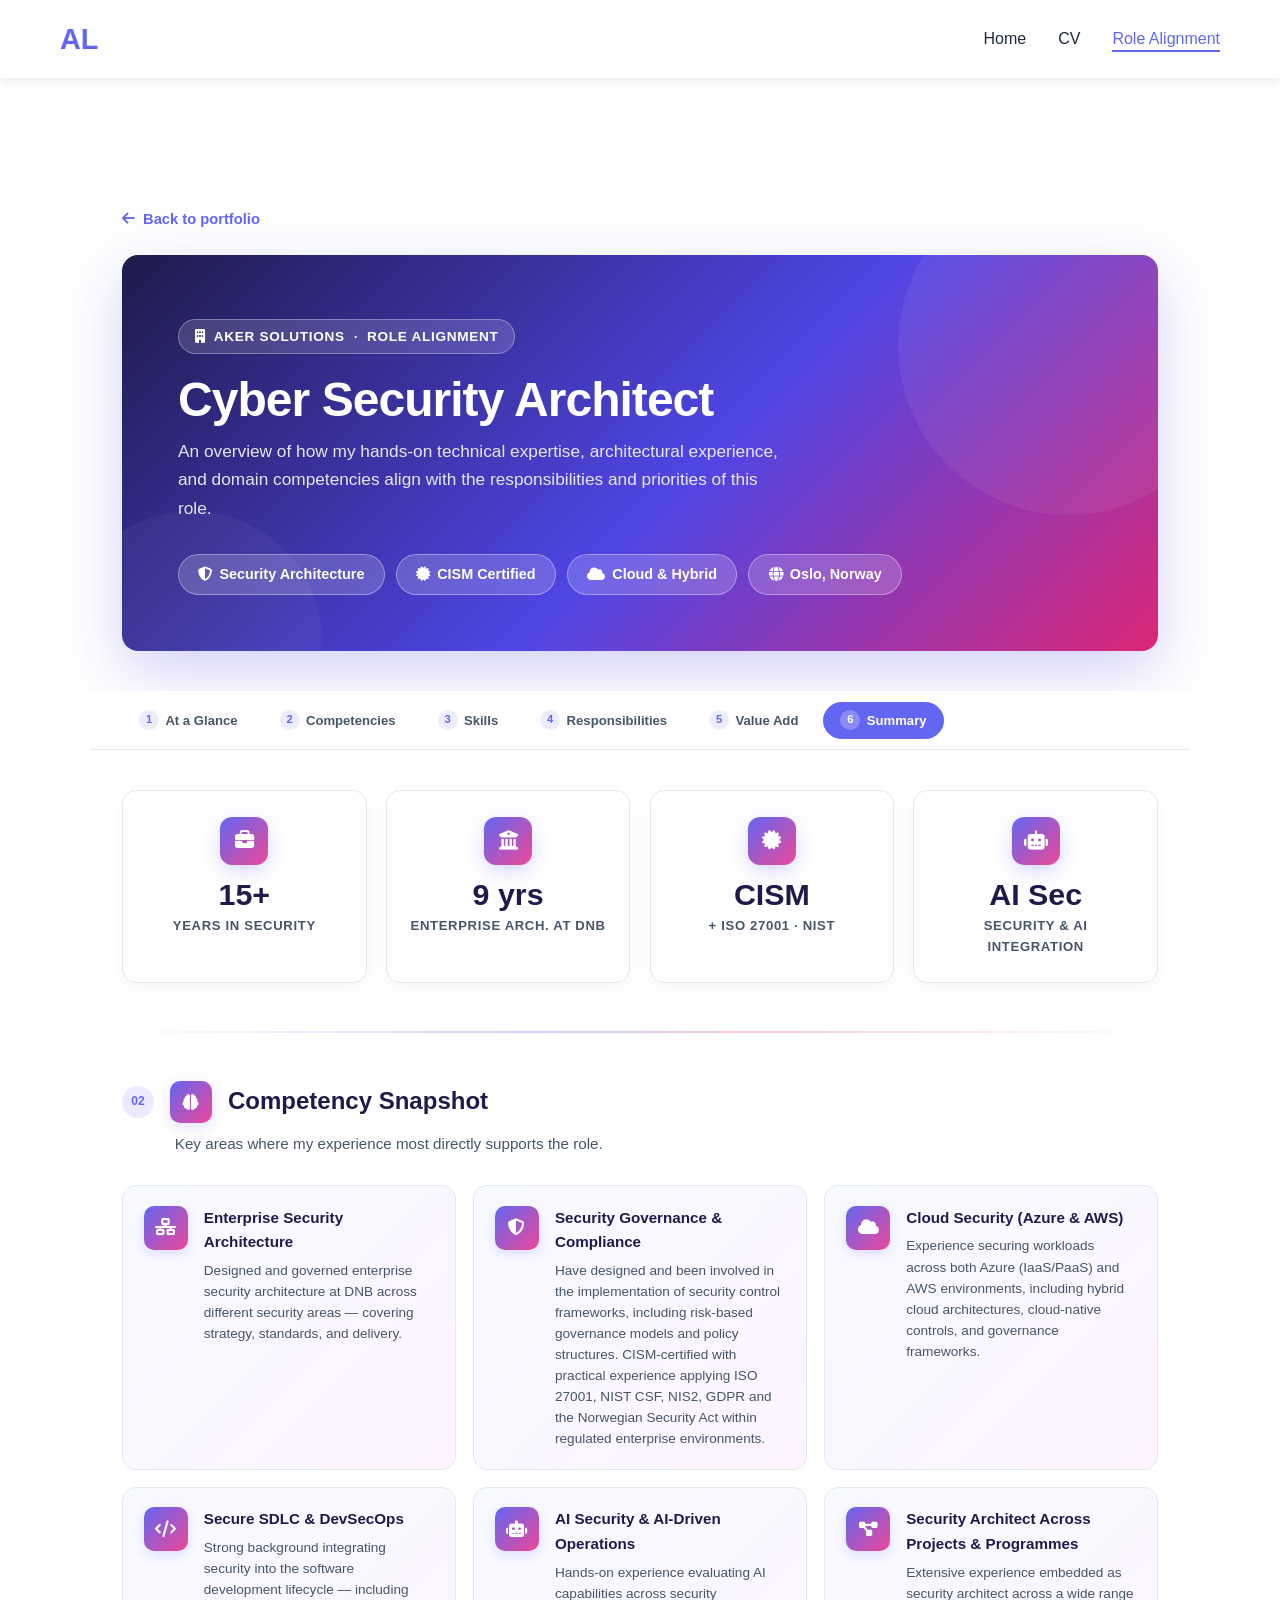
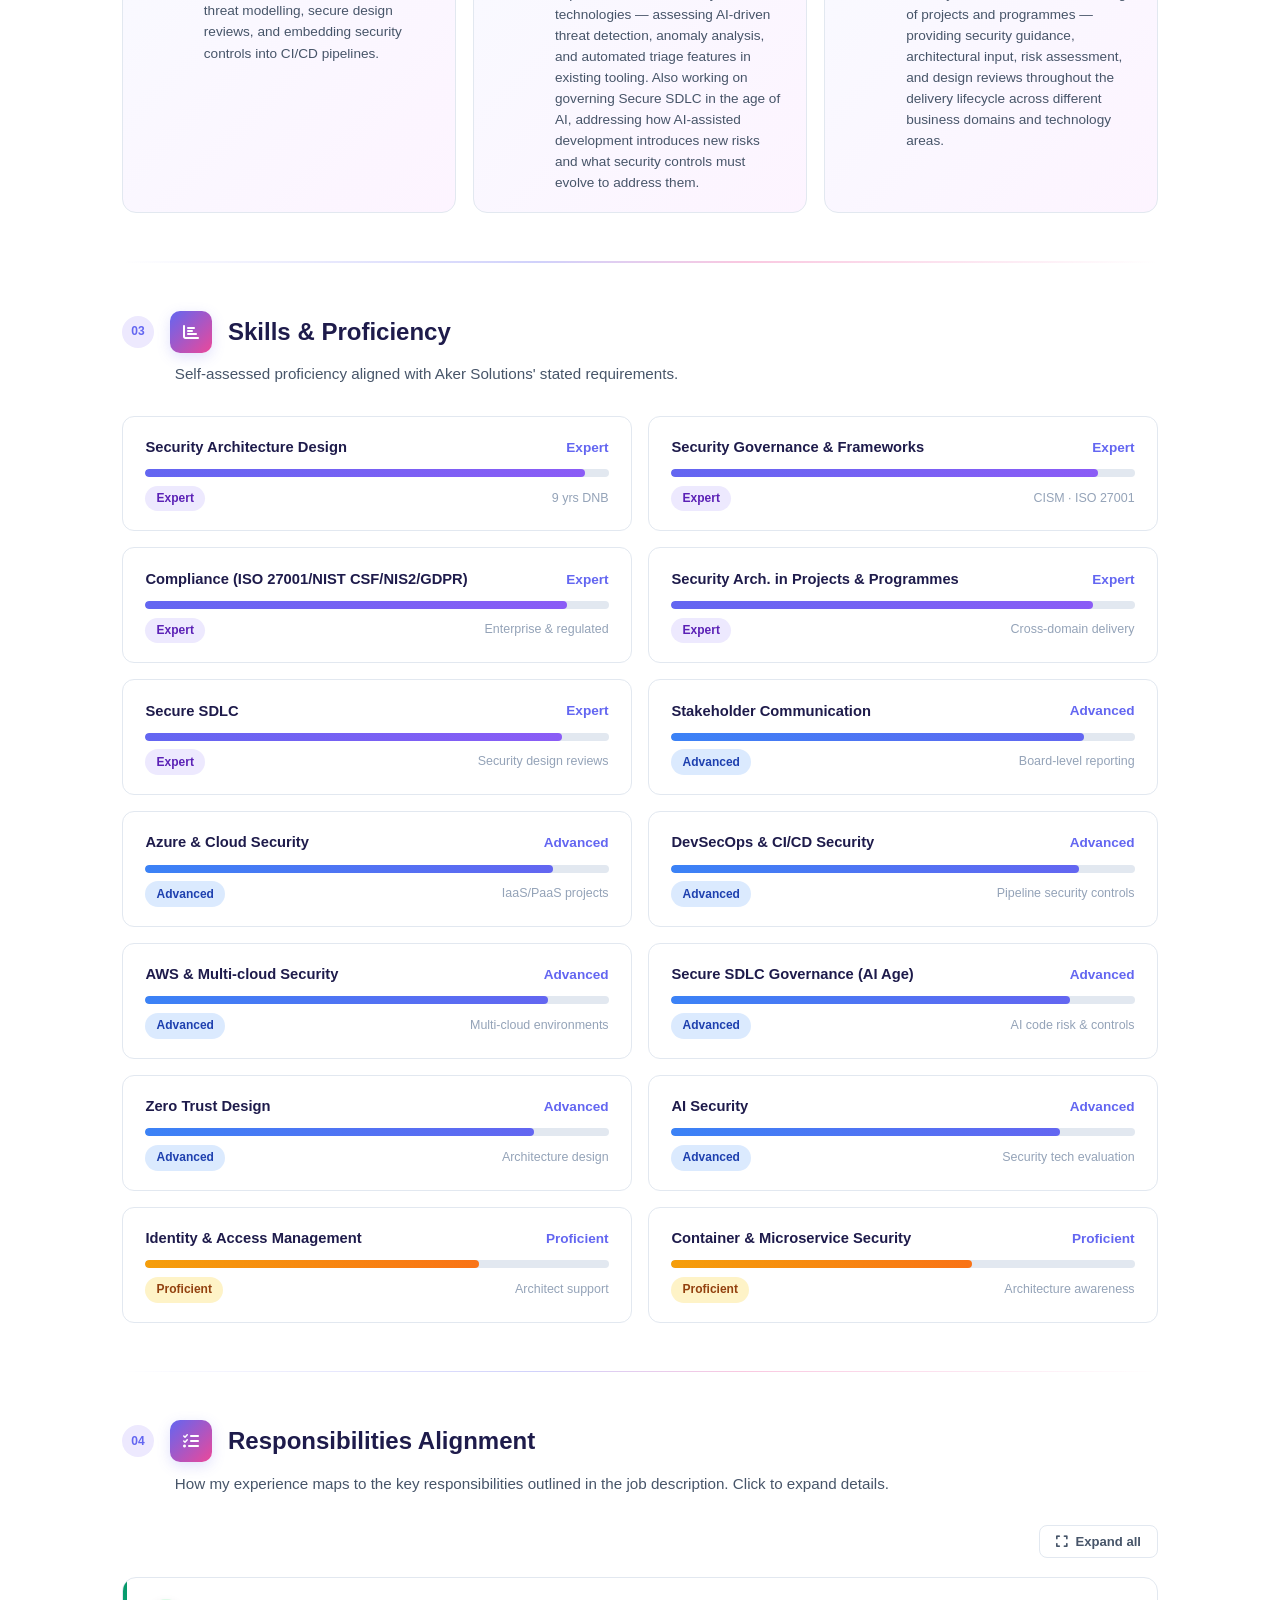
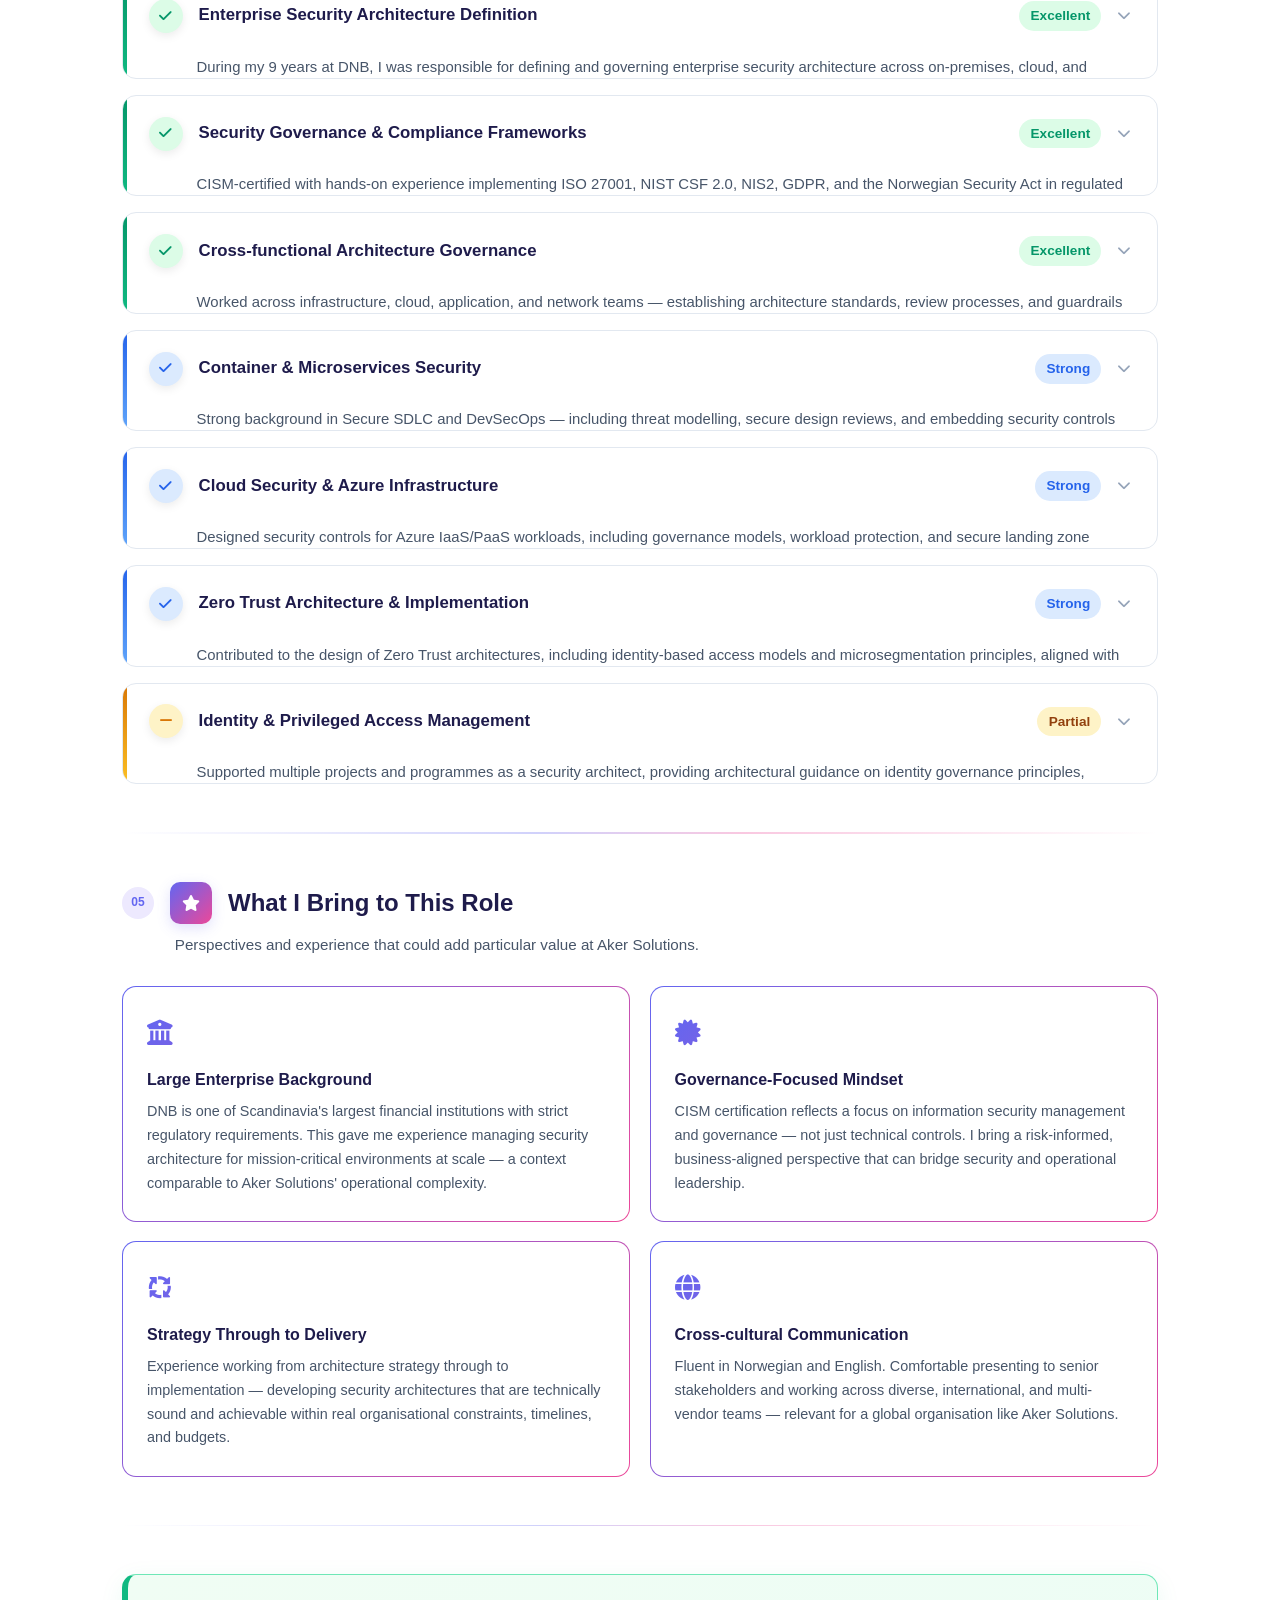
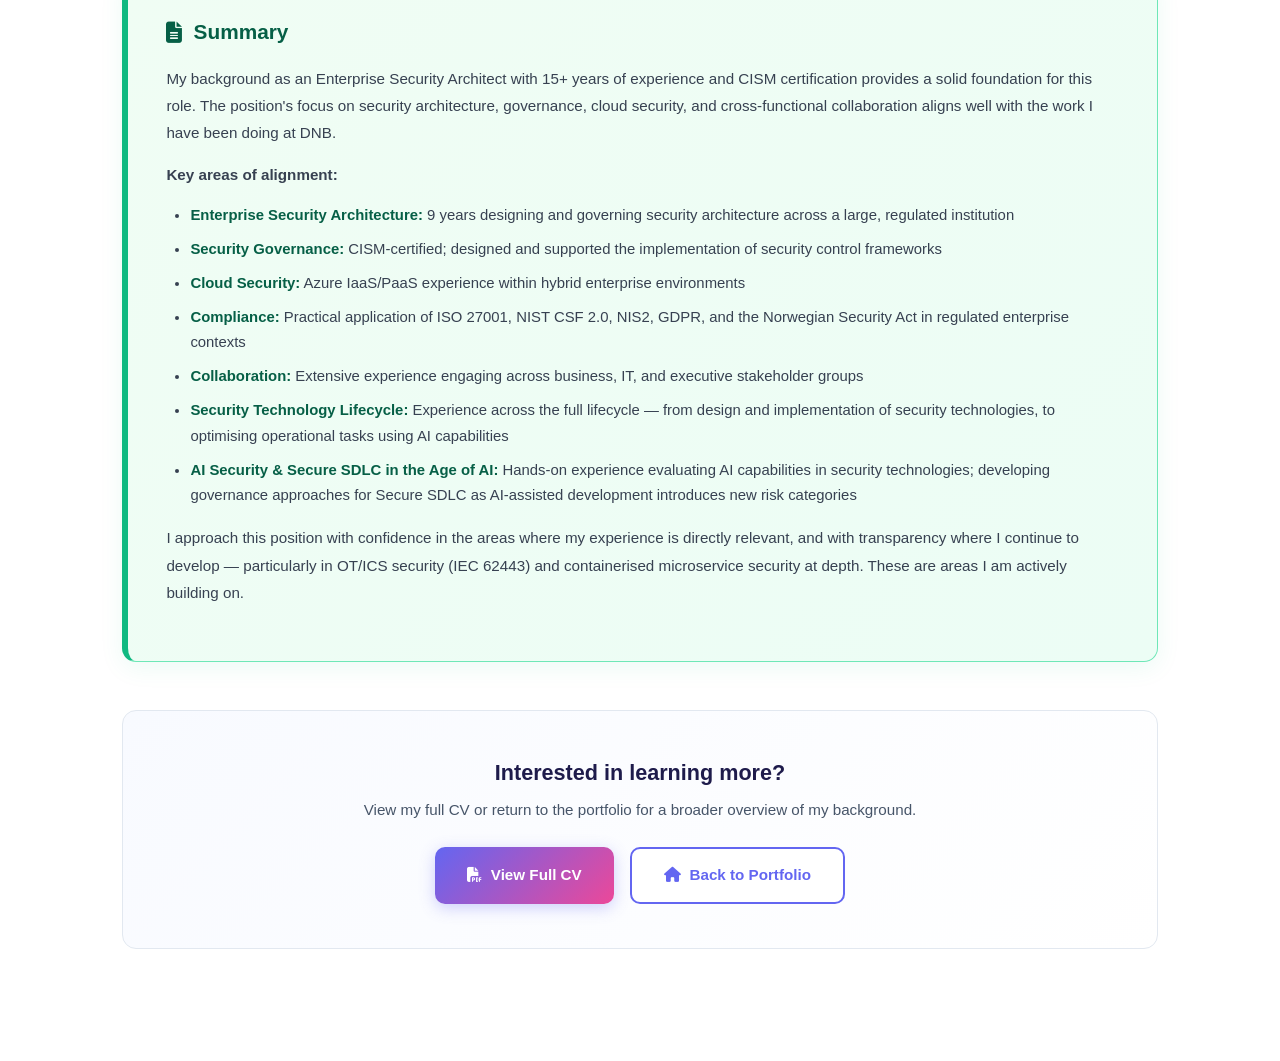
<file: job-match.html>
<!DOCTYPE html>
<html lang="en">
<head>
    <meta charset="UTF-8">
    <meta name="viewport" content="width=device-width, initial-scale=1.0">
    <title>Role Alignment – Cyber Security Architect · Aker Solutions</title>
    <link rel="stylesheet" href="styles.css">
    <link rel="stylesheet" href="https://cdnjs.cloudflare.com/ajax/libs/font-awesome/6.4.0/css/all.min.css">
    <style>
        /* ─── CSS Variables ──────────────────────────────────────── */
        :root {
            --jm-indigo: #6366f1;
            --jm-pink: #ec4899;
            --jm-navy: #1e1b4b;
            --jm-slate: #475569;
            --jm-light: #f8faff;
            --jm-border: #e2e8f0;
            --jm-green: #059669;
            --jm-blue: #2563eb;
            --jm-amber: #b45309;
            --jm-radius: 16px;
        }

        /* ─── Reading progress bar ───────────────────────────────── */
        .jm-progress {
            position: fixed;
            top: 0;
            left: 0;
            height: 3px;
            background: linear-gradient(90deg, var(--jm-indigo), var(--jm-pink));
            z-index: 2000;
            width: 0;
            transition: width .15s linear;
        }

        /* ─── Layout ─────────────────────────────────────────────── */
        .jm-wrap {
            max-width: 1100px;
            margin: 0 auto;
            padding: 2rem 2rem 4rem;
        }

        /* ─── Section navigator (sticky TOC) ─────────────────────── */
        .jm-nav-strip {
            position: sticky;
            top: 68px;
            z-index: 900;
            background: rgba(255,255,255,.92);
            backdrop-filter: blur(12px);
            -webkit-backdrop-filter: blur(12px);
            border-bottom: 1px solid var(--jm-border);
            padding: .65rem 0;
            margin: 0 -2rem 2.5rem;
            padding-left: 2rem;
            padding-right: 2rem;
            overflow-x: auto;
            scrollbar-width: none;
        }
        .jm-nav-strip::-webkit-scrollbar { display: none; }
        .jm-nav-list {
            display: flex;
            gap: .5rem;
            list-style: none;
            padding: 0;
            margin: 0;
            white-space: nowrap;
        }
        .jm-nav-link {
            display: inline-flex;
            align-items: center;
            gap: .4rem;
            padding: .45rem 1rem;
            border-radius: 50px;
            font-size: .82rem;
            font-weight: 600;
            color: var(--jm-slate);
            text-decoration: none;
            border: 1.5px solid transparent;
            transition: all .25s;
            background: transparent;
        }
        .jm-nav-link:hover {
            background: #f5f3ff;
            color: var(--jm-indigo);
        }
        .jm-nav-link.active {
            background: var(--jm-indigo);
            color: #fff;
            border-color: var(--jm-indigo);
        }
        .jm-nav-num {
            display: inline-flex;
            align-items: center;
            justify-content: center;
            width: 20px; height: 20px;
            border-radius: 50%;
            font-size: .7rem;
            font-weight: 700;
            background: rgba(99,102,241,.12);
            color: var(--jm-indigo);
        }
        .jm-nav-link.active .jm-nav-num {
            background: rgba(255,255,255,.25);
            color: #fff;
        }

        /* ─── Hero banner ────────────────────────────────────────── */
        .jm-hero {
            position: relative;
            overflow: hidden;
            background: linear-gradient(135deg, #1e1b4b 0%, #4f46e5 55%, #db2777 100%);
            color: #fff;
            border-radius: var(--jm-radius);
            padding: 4rem 3.5rem 3.5rem;
            margin-bottom: 2.5rem;
            box-shadow: 0 20px 60px rgba(79,70,229,.25);
        }
        .jm-hero::after {
            content: '';
            position: absolute;
            top: -80px; right: -80px;
            width: 340px; height: 340px;
            border-radius: 50%;
            background: rgba(255,255,255,.06);
            pointer-events: none;
        }
        .jm-hero::before {
            content: '';
            position: absolute;
            bottom: -120px; left: -60px;
            width: 260px; height: 260px;
            border-radius: 50%;
            background: rgba(255,255,255,.04);
            pointer-events: none;
        }
        .jm-hero-inner { position: relative; z-index: 1; }
        .jm-hero-eyebrow {
            display: inline-flex;
            align-items: center;
            gap: .5rem;
            background: rgba(255,255,255,.15);
            border: 1px solid rgba(255,255,255,.3);
            border-radius: 50px;
            padding: .35rem 1rem;
            font-size: .85rem;
            font-weight: 600;
            letter-spacing: .05em;
            text-transform: uppercase;
            margin-bottom: 1.2rem;
        }
        .jm-hero h1 {
            font-size: clamp(2rem, 4.5vw, 3rem);
            font-weight: 800;
            line-height: 1.12;
            margin-bottom: .6rem;
            letter-spacing: -.02em;
        }
        .jm-hero-sub {
            font-size: 1.08rem;
            opacity: .88;
            max-width: 600px;
            line-height: 1.65;
            margin-bottom: 2rem;
        }
        .jm-pills { display: flex; flex-wrap: wrap; gap: .7rem; }
        .jm-pill {
            display: inline-flex;
            align-items: center;
            gap: .45rem;
            background: rgba(255,255,255,.18);
            border: 1px solid rgba(255,255,255,.35);
            border-radius: 50px;
            padding: .5rem 1.2rem;
            font-size: .9rem;
            font-weight: 600;
        }

        /* ─── Key-metric cards ───────────────────────────────────── */
        .jm-metrics {
            display: grid;
            grid-template-columns: repeat(4, 1fr);
            gap: 1.2rem;
            margin-bottom: 2.8rem;
        }
        .jm-metric {
            background: #fff;
            border: 1.5px solid var(--jm-border);
            border-radius: 14px;
            padding: 1.6rem 1.2rem;
            text-align: center;
            box-shadow: 0 4px 18px rgba(0,0,0,.04);
            transition: transform .25s, box-shadow .25s, border-color .25s;
        }
        .jm-metric:hover {
            transform: translateY(-4px);
            box-shadow: 0 10px 30px rgba(99,102,241,.12);
            border-color: var(--jm-indigo);
        }
        .jm-metric-icon {
            width: 48px; height: 48px;
            border-radius: 12px;
            background: linear-gradient(135deg, var(--jm-indigo), var(--jm-pink));
            color: #fff;
            display: flex; align-items: center; justify-content: center;
            font-size: 1.2rem;
            margin: 0 auto .9rem;
            box-shadow: 0 6px 18px rgba(99,102,241,.25);
        }
        .jm-metric-val {
            font-size: 1.9rem;
            font-weight: 800;
            color: var(--jm-navy);
            line-height: 1;
            margin-bottom: .3rem;
        }
        .jm-metric-lbl {
            font-size: .82rem;
            font-weight: 600;
            color: var(--jm-slate);
            text-transform: uppercase;
            letter-spacing: .05em;
        }

        /* ─── Section chrome ─────────────────────────────────────── */
        .jm-section {
            margin-bottom: 3rem;
            scroll-margin-top: 140px;
        }
        .jm-divider {
            height: 1.5px;
            background: linear-gradient(90deg, transparent, var(--jm-indigo) 40%, var(--jm-pink) 60%, transparent);
            margin: 3rem 0;
            opacity: .3;
        }
        .jm-section-head {
            display: flex;
            align-items: center;
            gap: 1rem;
            margin-bottom: .6rem;
        }
        .jm-section-num {
            font-size: .75rem;
            font-weight: 800;
            color: var(--jm-indigo);
            background: #ede9fe;
            width: 32px; height: 32px;
            border-radius: 50%;
            display: flex;
            align-items: center;
            justify-content: center;
            flex-shrink: 0;
        }
        .jm-section-head h2 {
            font-size: 1.5rem;
            font-weight: 800;
            color: var(--jm-navy);
            margin: 0;
        }
        .jm-section-icon {
            width: 42px; height: 42px;
            border-radius: 10px;
            background: linear-gradient(135deg, var(--jm-indigo), var(--jm-pink));
            color: #fff;
            display: flex; align-items: center; justify-content: center;
            font-size: 1rem;
            flex-shrink: 0;
            box-shadow: 0 4px 14px rgba(99,102,241,.2);
        }
        .jm-section-sub {
            font-size: .95rem;
            color: var(--jm-slate);
            margin-bottom: 1.8rem;
            padding-left: 3.3rem;
            line-height: 1.6;
        }

        /* ─── Competency snapshot grid ───────────────────────────── */
        .jm-comp-grid {
            display: grid;
            grid-template-columns: repeat(3, 1fr);
            gap: 1.1rem;
        }
        .jm-comp-card {
            display: flex;
            gap: 1rem;
            align-items: flex-start;
            padding: 1.2rem 1.3rem;
            border-radius: 14px;
            background: linear-gradient(135deg, #f8faff 0%, #fdf4ff 100%);
            border: 1.5px solid var(--jm-border);
            transition: border-color .25s, box-shadow .25s, transform .25s;
        }
        .jm-comp-card:hover {
            border-color: #a5b4fc;
            box-shadow: 0 8px 26px rgba(99,102,241,.12);
            transform: translateY(-2px);
        }
        .jm-comp-card-icon {
            width: 44px; height: 44px;
            border-radius: 10px;
            background: linear-gradient(135deg, var(--jm-indigo), var(--jm-pink));
            color: #fff;
            display: flex; align-items: center; justify-content: center;
            font-size: 1.05rem;
            flex-shrink: 0;
            box-shadow: 0 4px 12px rgba(99,102,241,.18);
        }
        .jm-comp-title {
            font-size: .95rem;
            font-weight: 700;
            color: var(--jm-navy);
            margin-bottom: .35rem;
        }
        .jm-comp-desc {
            font-size: .85rem;
            color: var(--jm-slate);
            line-height: 1.55;
        }

        /* ─── Skills visual cards ────────────────────────────────── */
        .jm-skills-grid {
            display: grid;
            grid-template-columns: repeat(2, 1fr);
            gap: 1rem;
        }
        .jm-skill-card {
            background: #fff;
            border: 1.5px solid var(--jm-border);
            border-radius: 12px;
            padding: 1.2rem 1.4rem;
            transition: border-color .25s, box-shadow .25s;
        }
        .jm-skill-card:hover {
            border-color: #a5b4fc;
            box-shadow: 0 6px 20px rgba(99,102,241,.1);
        }
        .jm-skill-card-top {
            display: flex;
            justify-content: space-between;
            align-items: center;
            margin-bottom: .6rem;
        }
        .jm-skill-card-name {
            font-size: .92rem;
            font-weight: 700;
            color: var(--jm-navy);
        }
        .jm-skill-card-pct {
            font-size: .85rem;
            font-weight: 800;
            color: var(--jm-indigo);
        }
        .jm-skill-bar-wrap {
            width: 100%;
            height: 8px;
            background: #e2e8f0;
            border-radius: 4px;
            overflow: hidden;
            margin-bottom: .55rem;
        }
        .jm-skill-bar {
            height: 100%;
            border-radius: 4px;
            width: 0;
            transition: width 1s ease;
        }
        .jm-skill-bar.bar-expert     { background: linear-gradient(90deg, #6366f1, #8b5cf6); }
        .jm-skill-bar.bar-advanced   { background: linear-gradient(90deg, #3b82f6, #6366f1); }
        .jm-skill-bar.bar-proficient { background: linear-gradient(90deg, #f59e0b, #f97316); }
        .jm-skill-card-meta {
            display: flex;
            justify-content: space-between;
            align-items: center;
        }
        .jm-level-badge {
            display: inline-block;
            padding: .2rem .7rem;
            border-radius: 50px;
            font-size: .75rem;
            font-weight: 700;
            white-space: nowrap;
        }
        .level-expert     { background: #ede9fe; color: #5b21b6; }
        .level-advanced   { background: #dbeafe; color: #1e40af; }
        .level-proficient { background: #fef3c7; color: #92400e; }
        .jm-skill-context {
            font-size: .78rem;
            color: #94a3b8;
            font-weight: 500;
        }

        /* ─── Responsibility items (accordion) ───────────────────── */
        .jm-item {
            background: #fff;
            border: 1.5px solid var(--jm-border);
            border-radius: 14px;
            margin-bottom: 1rem;
            position: relative;
            overflow: hidden;
            transition: border-color .25s, box-shadow .25s;
        }
        .jm-item::before {
            content: '';
            position: absolute;
            left: 0; top: 0;
            width: 4px; height: 100%;
            border-radius: 14px 0 0 14px;
        }
        .jm-item.align-excellent::before { background: linear-gradient(180deg, #059669, #10b981); }
        .jm-item.align-strong::before    { background: linear-gradient(180deg, #2563eb, #60a5fa); }
        .jm-item.align-partial::before   { background: linear-gradient(180deg, #d97706, #fbbf24); }
        .jm-item:hover {
            border-color: #a5b4fc;
            box-shadow: 0 6px 24px rgba(99,102,241,.1);
        }
        .jm-item-head {
            display: flex;
            align-items: center;
            gap: 1rem;
            padding: 1.3rem 1.6rem;
            cursor: pointer;
            user-select: none;
        }
        .jm-check {
            width: 34px; height: 34px;
            border-radius: 50%;
            display: flex; align-items: center; justify-content: center;
            font-size: .9rem;
            flex-shrink: 0;
            box-shadow: 0 3px 10px rgba(0,0,0,.08);
        }
        .align-excellent .jm-check { background: #dcfce7; color: #059669; }
        .align-strong .jm-check    { background: #dbeafe; color: #2563eb; }
        .align-partial .jm-check   { background: #fef3c7; color: #d97706; }
        .jm-item-title {
            font-size: 1.05rem;
            font-weight: 700;
            color: var(--jm-navy);
            flex: 1;
        }
        .jm-item-pct {
            font-size: .85rem;
            font-weight: 700;
            padding: .25rem .7rem;
            border-radius: 50px;
            white-space: nowrap;
        }
        .align-excellent .jm-item-pct { background: #dcfce7; color: #059669; }
        .align-strong .jm-item-pct    { background: #dbeafe; color: #2563eb; }
        .align-partial .jm-item-pct   { background: #fef3c7; color: #92400e; }
        .jm-item-chevron {
            font-size: .85rem;
            color: #94a3b8;
            transition: transform .3s;
            flex-shrink: 0;
        }
        .jm-item.open .jm-item-chevron { transform: rotate(180deg); }
        .jm-item-body {
            padding: 0 1.6rem 1.5rem 4.6rem;
            color: var(--jm-slate);
            line-height: 1.75;
            font-size: .93rem;
            max-height: 0;
            overflow: hidden;
            transition: max-height .4s ease, padding .3s ease;
        }
        .jm-item.open .jm-item-body {
            max-height: 600px;
            padding-bottom: 1.5rem;
        }
        .jm-tags { display: flex; flex-wrap: wrap; gap: .5rem; margin-top: .8rem; }
        .jm-tag {
            background: #ede9fe;
            color: #5b21b6;
            border-radius: 50px;
            padding: .22rem .75rem;
            font-size: .78rem;
            font-weight: 600;
        }
        .jm-strength-row {
            display: flex;
            align-items: center;
            gap: .85rem;
            margin-top: .9rem;
        }
        .jm-strength-label { font-size: .82rem; font-weight: 700; white-space: nowrap; }
        .jm-strength-track {
            flex: 1;
            height: 7px;
            background: #e2e8f0;
            border-radius: 4px;
            max-width: 200px;
            overflow: hidden;
        }
        .jm-strength-fill {
            height: 100%;
            border-radius: 4px;
            width: 0;
            transition: width 1s ease;
        }
        .lbl-excellent { color: #059669; }
        .lbl-excellent + .jm-strength-track .jm-strength-fill { background: linear-gradient(90deg, #059669, #34d399); }
        .lbl-strong    { color: #2563eb; }
        .lbl-strong + .jm-strength-track .jm-strength-fill    { background: linear-gradient(90deg, #2563eb, #60a5fa); }
        .lbl-partial   { color: #b45309; }
        .lbl-partial + .jm-strength-track .jm-strength-fill   { background: linear-gradient(90deg, #d97706, #fbbf24); }

        /* ─── What I bring cards ─────────────────────────────────── */
        .jm-strength-cards {
            display: grid;
            grid-template-columns: repeat(2, 1fr);
            gap: 1.2rem;
        }
        .jm-strength-card {
            border-radius: 14px;
            padding: 1.6rem 1.5rem;
            border: 1.5px solid transparent;
            background: linear-gradient(#fff,#fff) padding-box,
                        linear-gradient(135deg, var(--jm-indigo), var(--jm-pink)) border-box;
            transition: box-shadow .25s, transform .25s;
        }
        .jm-strength-card:hover {
            box-shadow: 0 10px 30px rgba(99,102,241,.14);
            transform: translateY(-3px);
        }
        .jm-strength-card-icon {
            font-size: 1.6rem;
            background: linear-gradient(135deg, var(--jm-indigo), var(--jm-pink));
            -webkit-background-clip: text;
            -webkit-text-fill-color: transparent;
            margin-bottom: .8rem;
        }
        .jm-strength-card h4 {
            font-size: 1rem;
            font-weight: 700;
            color: var(--jm-navy);
            margin-bottom: .5rem;
        }
        .jm-strength-card p {
            font-size: .9rem;
            color: var(--jm-slate);
            line-height: 1.65;
        }

        /* ─── Summary box ────────────────────────────────────────── */
        .jm-summary {
            background: linear-gradient(135deg, #f0fdf4, #ecfdf5);
            border: 1.5px solid #6ee7b7;
            border-left: 6px solid #10b981;
            border-radius: 14px;
            padding: 2.5rem 2.4rem;
            box-shadow: 0 6px 24px rgba(16,185,129,.08);
        }
        .jm-summary h3 {
            font-size: 1.3rem;
            font-weight: 800;
            color: #065f46;
            margin-bottom: 1rem;
            display: flex;
            align-items: center;
            gap: .7rem;
        }
        .jm-summary p  { color: #374151; line-height: 1.8; font-size: .95rem; margin-bottom: .9rem; }
        .jm-summary ul { padding-left: 1.5rem; margin: .8rem 0 1rem; }
        .jm-summary ul li { color: #374151; line-height: 1.7; font-size: .93rem; margin-bottom: .55rem; }
        .jm-summary ul li strong { color: #065f46; }

        /* ─── CTA footer ─────────────────────────────────────────── */
        .jm-cta {
            margin-top: 2.8rem;
            text-align: center;
            background: linear-gradient(135deg, var(--jm-light), #fff);
            border: 1.5px solid var(--jm-border);
            border-radius: 14px;
            padding: 2.8rem 2rem;
        }
        .jm-cta h2 { font-size: 1.35rem; color: var(--jm-navy); margin-bottom: .5rem; }
        .jm-cta p  { color: var(--jm-slate); font-size: .95rem; margin-bottom: 1.5rem; }
        .jm-cta-btns { display: flex; gap: 1rem; justify-content: center; flex-wrap: wrap; }
        .btn-primary, .btn-secondary {
            display: inline-flex;
            align-items: center;
            gap: .55rem;
            padding: .9rem 2rem;
            border-radius: 10px;
            font-weight: 700;
            font-size: .95rem;
            text-decoration: none;
            transition: all .25s;
        }
        .btn-primary {
            background: linear-gradient(135deg, var(--jm-indigo), var(--jm-pink));
            color: #fff;
            box-shadow: 0 4px 16px rgba(99,102,241,.3);
        }
        .btn-primary:hover { transform: translateY(-2px); box-shadow: 0 8px 24px rgba(99,102,241,.38); }
        .btn-secondary { background: #fff; color: var(--jm-indigo); border: 2px solid var(--jm-indigo); }
        .btn-secondary:hover { background: #f5f3ff; }

        /* ─── Back link ──────────────────────────────────────────── */
        .jm-back {
            display: inline-flex;
            align-items: center;
            gap: .5rem;
            margin-bottom: 1.5rem;
            color: var(--jm-indigo);
            font-weight: 600;
            font-size: .92rem;
            text-decoration: none;
            transition: gap .2s;
        }
        .jm-back:hover { gap: .8rem; }

        /* ─── Scroll-reveal animation ────────────────────────────── */
        .jm-reveal {
            opacity: 0;
            transform: translateY(24px);
            transition: opacity .6s ease, transform .6s ease;
        }
        .jm-reveal.visible {
            opacity: 1;
            transform: translateY(0);
        }

        /* ─── Expand / Collapse all button ───────────────────────── */
        .jm-expand-btn {
            display: inline-flex;
            align-items: center;
            gap: .5rem;
            padding: .5rem 1rem;
            border: 1.5px solid var(--jm-border);
            border-radius: 8px;
            font-size: .82rem;
            font-weight: 600;
            color: var(--jm-slate);
            background: #fff;
            cursor: pointer;
            transition: all .2s;
            margin-bottom: 1.2rem;
            float: right;
        }
        .jm-expand-btn:hover {
            border-color: var(--jm-indigo);
            color: var(--jm-indigo);
            background: #f5f3ff;
        }

        /* ─── Print ──────────────────────────────────────────────── */
        @media print {
            .navbar, .jm-back, .jm-cta, .jm-nav-strip, .jm-progress, .jm-expand-btn { display: none !important; }
            body { font-size: 10.5pt; }
            .jm-hero { padding: 1.5rem; border-radius: 0; box-shadow: none; page-break-after: avoid; }
            .jm-section { scroll-margin-top: 0; }
            .jm-item { break-inside: avoid; border-radius: 8px; }
            .jm-item-body { max-height: none !important; overflow: visible !important; padding-bottom: 1.5rem !important; }
            .jm-item-chevron { display: none; }
            .jm-reveal { opacity: 1 !important; transform: none !important; }
            .jm-comp-grid { grid-template-columns: repeat(2, 1fr); }
            .jm-strength-cards { grid-template-columns: repeat(2, 1fr); }
            .jm-skills-grid { grid-template-columns: repeat(2, 1fr); }
            .jm-metrics { grid-template-columns: repeat(4, 1fr); }
            .jm-skill-bar, .jm-strength-fill { transition: none !important; }
            [data-w] { width: attr(data-w %) !important; }
        }

        /* ─── Responsive ─────────────────────────────────────────── */
        @media (max-width: 900px) {
            .jm-comp-grid { grid-template-columns: repeat(2, 1fr); }
            .jm-skills-grid { grid-template-columns: 1fr; }
            .jm-strength-cards { grid-template-columns: 1fr; }
        }
        @media (max-width: 680px) {
            .jm-hero { padding: 2.5rem 1.5rem 2rem; }
            .jm-wrap { padding: 1.5rem 1rem 3rem; }
            .jm-comp-grid { grid-template-columns: 1fr; }
            .jm-metrics { grid-template-columns: repeat(2, 1fr); }
            .jm-item-body { padding-left: 1.6rem; }
            .jm-nav-strip { margin: 0 -1rem 2rem; padding-left: 1rem; }
        }
    </style>
</head>
<body>
    <!-- Reading progress -->
    <div class="jm-progress" id="readingProgress"></div>

    <!-- Navigation -->
    <nav class="navbar">
        <div class="container">
            <div class="logo"><h1>AL</h1></div>
            <ul class="nav-menu">
                <li><a href="index.html" class="nav-link">Home</a></li>
                <li><a href="cv.html" class="nav-link">CV</a></li>
                <li><a href="job-match.html" class="nav-link active">Role Alignment</a></li>
            </ul>
            <div class="hamburger"><span></span><span></span><span></span></div>
        </div>
    </nav>

    <section style="padding-top: 6rem; padding-bottom: 3rem;">
    <div class="jm-wrap">

        <a href="index.html" class="jm-back"><i class="fas fa-arrow-left"></i> Back to portfolio</a>

        <!-- Hero -->
        <div class="jm-hero jm-reveal" id="sec-hero">
            <div class="jm-hero-inner">
                <div class="jm-hero-eyebrow">
                    <i class="fas fa-building"></i> Aker Solutions &nbsp;·&nbsp; Role Alignment
                </div>
                <h1>Cyber Security Architect</h1>
                <p class="jm-hero-sub">
                    An overview of how my hands-on technical expertise, architectural experience, and domain competencies align with the responsibilities and priorities of this role.
                </p>
                <div class="jm-pills">
                    <span class="jm-pill"><i class="fas fa-shield-halved"></i> Security Architecture</span>
                    <span class="jm-pill"><i class="fas fa-certificate"></i> CISM Certified</span>
                    <span class="jm-pill"><i class="fas fa-cloud"></i> Cloud &amp; Hybrid</span>
                    <span class="jm-pill"><i class="fas fa-globe"></i> Oslo, Norway</span>
                </div>
            </div>
        </div>

        <!-- Sticky section navigator -->
        <nav class="jm-nav-strip" id="sectionNav">
            <ul class="jm-nav-list">
                <li><a href="#sec-metrics" class="jm-nav-link"><span class="jm-nav-num">1</span> At a Glance</a></li>
                <li><a href="#sec-competency" class="jm-nav-link"><span class="jm-nav-num">2</span> Competencies</a></li>
                <li><a href="#sec-skills" class="jm-nav-link"><span class="jm-nav-num">3</span> Skills</a></li>
                <li><a href="#sec-responsibilities" class="jm-nav-link"><span class="jm-nav-num">4</span> Responsibilities</a></li>
                <li><a href="#sec-value" class="jm-nav-link"><span class="jm-nav-num">5</span> Value Add</a></li>
                <li><a href="#sec-summary" class="jm-nav-link"><span class="jm-nav-num">6</span> Summary</a></li>
            </ul>
        </nav>

        <!-- 1. Key metrics -->
        <div class="jm-metrics jm-reveal" id="sec-metrics">
            <div class="jm-metric">
                <div class="jm-metric-icon"><i class="fas fa-briefcase"></i></div>
                <div class="jm-metric-val">15+</div>
                <div class="jm-metric-lbl">Years in Security</div>
            </div>
            <div class="jm-metric">
                <div class="jm-metric-icon"><i class="fas fa-building-columns"></i></div>
                <div class="jm-metric-val">9 yrs</div>
                <div class="jm-metric-lbl">Enterprise Arch. at DNB</div>
            </div>
            <div class="jm-metric">
                <div class="jm-metric-icon"><i class="fas fa-certificate"></i></div>
                <div class="jm-metric-val">CISM</div>
                <div class="jm-metric-lbl">+ ISO 27001 · NIST</div>
            </div>
            <div class="jm-metric">
                <div class="jm-metric-icon"><i class="fas fa-robot"></i></div>
                <div class="jm-metric-val">AI Sec</div>
                <div class="jm-metric-lbl">Security &amp; AI Integration</div>
            </div>
        </div>

        <!-- 2. Competency snapshot -->
        <div class="jm-divider"></div>
        <div class="jm-section jm-reveal" id="sec-competency">
            <div class="jm-section-head">
                <div class="jm-section-num">02</div>
                <div class="jm-section-icon"><i class="fas fa-brain"></i></div>
                <h2>Competency Snapshot</h2>
            </div>
            <p class="jm-section-sub">Key areas where my experience most directly supports the role.</p>
            <div class="jm-comp-grid">
                <div class="jm-comp-card">
                    <div class="jm-comp-card-icon"><i class="fas fa-network-wired"></i></div>
                    <div>
                        <div class="jm-comp-title">Enterprise Security Architecture</div>
                        <div class="jm-comp-desc">Designed and governed enterprise security architecture at DNB across different security areas — covering strategy, standards, and delivery.</div>
                    </div>
                </div>
                <div class="jm-comp-card">
                    <div class="jm-comp-card-icon"><i class="fas fa-shield-halved"></i></div>
                    <div>
                        <div class="jm-comp-title">Security Governance &amp; Compliance</div>
                        <div class="jm-comp-desc">Have designed and been involved in the implementation of security control frameworks, including risk-based governance models and policy structures. CISM-certified with practical experience applying ISO 27001, NIST CSF, NIS2, GDPR and the Norwegian Security Act within regulated enterprise environments.</div>
                    </div>
                </div>
                <div class="jm-comp-card">
                    <div class="jm-comp-card-icon"><i class="fas fa-cloud"></i></div>
                    <div>
                        <div class="jm-comp-title">Cloud Security (Azure &amp; AWS)</div>
                        <div class="jm-comp-desc">Experience securing workloads across both Azure (IaaS/PaaS) and AWS environments, including hybrid cloud architectures, cloud-native controls, and governance frameworks.</div>
                    </div>
                </div>
                <div class="jm-comp-card">
                    <div class="jm-comp-card-icon"><i class="fas fa-code"></i></div>
                    <div>
                        <div class="jm-comp-title">Secure SDLC &amp; DevSecOps</div>
                        <div class="jm-comp-desc">Strong background integrating security into the software development lifecycle — including threat modelling, secure design reviews, and embedding security controls into CI/CD pipelines.</div>
                    </div>
                </div>
                <div class="jm-comp-card">
                    <div class="jm-comp-card-icon"><i class="fas fa-robot"></i></div>
                    <div>
                        <div class="jm-comp-title">AI Security &amp; AI-Driven Operations</div>
                        <div class="jm-comp-desc">Hands-on experience evaluating AI capabilities across security technologies — assessing AI-driven threat detection, anomaly analysis, and automated triage features in existing tooling. Also working on governing Secure SDLC in the age of AI, addressing how AI-assisted development introduces new risks and what security controls must evolve to address them.</div>
                    </div>
                </div>
                <div class="jm-comp-card">
                    <div class="jm-comp-card-icon"><i class="fas fa-diagram-project"></i></div>
                    <div>
                        <div class="jm-comp-title">Security Architect Across Projects &amp; Programmes</div>
                        <div class="jm-comp-desc">Extensive experience embedded as security architect across a wide range of projects and programmes — providing security guidance, architectural input, risk assessment, and design reviews throughout the delivery lifecycle across different business domains and technology areas.</div>
                    </div>
                </div>
            </div>
        </div>

        <!-- 3. Skills proficiency (visual cards) -->
        <div class="jm-divider"></div>
        <div class="jm-section jm-reveal" id="sec-skills">
            <div class="jm-section-head">
                <div class="jm-section-num">03</div>
                <div class="jm-section-icon"><i class="fas fa-chart-bar"></i></div>
                <h2>Skills &amp; Proficiency</h2>
            </div>
            <p class="jm-section-sub">Self-assessed proficiency aligned with Aker Solutions' stated requirements.</p>
            <div class="jm-skills-grid">

                <div class="jm-skill-card">
                    <div class="jm-skill-card-top">
                        <span class="jm-skill-card-name">Security Architecture Design</span>
                        <span class="jm-skill-card-pct">Expert</span>
                    </div>
                    <div class="jm-skill-bar-wrap"><div class="jm-skill-bar bar-expert" data-w="95"></div></div>
                    <div class="jm-skill-card-meta">
                        <span class="jm-level-badge level-expert">Expert</span>
                        <span class="jm-skill-context">9 yrs DNB</span>
                    </div>
                </div>

                <div class="jm-skill-card">
                    <div class="jm-skill-card-top">
                        <span class="jm-skill-card-name">Security Governance &amp; Frameworks</span>
                        <span class="jm-skill-card-pct">Expert</span>
                    </div>
                    <div class="jm-skill-bar-wrap"><div class="jm-skill-bar bar-expert" data-w="92"></div></div>
                    <div class="jm-skill-card-meta">
                        <span class="jm-level-badge level-expert">Expert</span>
                        <span class="jm-skill-context">CISM · ISO 27001</span>
                    </div>
                </div>

                <div class="jm-skill-card">
                    <div class="jm-skill-card-top">
                        <span class="jm-skill-card-name">Compliance (ISO 27001/NIST CSF/NIS2/GDPR)</span>
                        <span class="jm-skill-card-pct">Expert</span>
                    </div>
                    <div class="jm-skill-bar-wrap"><div class="jm-skill-bar bar-expert" data-w="91"></div></div>
                    <div class="jm-skill-card-meta">
                        <span class="jm-level-badge level-expert">Expert</span>
                        <span class="jm-skill-context">Enterprise &amp; regulated</span>
                    </div>
                </div>

                <div class="jm-skill-card">
                    <div class="jm-skill-card-top">
                        <span class="jm-skill-card-name">Security Arch. in Projects &amp; Programmes</span>
                        <span class="jm-skill-card-pct">Expert</span>
                    </div>
                    <div class="jm-skill-bar-wrap"><div class="jm-skill-bar bar-expert" data-w="91"></div></div>
                    <div class="jm-skill-card-meta">
                        <span class="jm-level-badge level-expert">Expert</span>
                        <span class="jm-skill-context">Cross-domain delivery</span>
                    </div>
                </div>

                <div class="jm-skill-card">
                    <div class="jm-skill-card-top">
                        <span class="jm-skill-card-name">Secure SDLC</span>
                        <span class="jm-skill-card-pct">Expert</span>
                    </div>
                    <div class="jm-skill-bar-wrap"><div class="jm-skill-bar bar-expert" data-w="90"></div></div>
                    <div class="jm-skill-card-meta">
                        <span class="jm-level-badge level-expert">Expert</span>
                        <span class="jm-skill-context">Security design reviews</span>
                    </div>
                </div>

                <div class="jm-skill-card">
                    <div class="jm-skill-card-top">
                        <span class="jm-skill-card-name">Stakeholder Communication</span>
                        <span class="jm-skill-card-pct">Advanced</span>
                    </div>
                    <div class="jm-skill-bar-wrap"><div class="jm-skill-bar bar-advanced" data-w="89"></div></div>
                    <div class="jm-skill-card-meta">
                        <span class="jm-level-badge level-advanced">Advanced</span>
                        <span class="jm-skill-context">Board-level reporting</span>
                    </div>
                </div>

                <div class="jm-skill-card">
                    <div class="jm-skill-card-top">
                        <span class="jm-skill-card-name">Azure &amp; Cloud Security</span>
                        <span class="jm-skill-card-pct">Advanced</span>
                    </div>
                    <div class="jm-skill-bar-wrap"><div class="jm-skill-bar bar-advanced" data-w="88"></div></div>
                    <div class="jm-skill-card-meta">
                        <span class="jm-level-badge level-advanced">Advanced</span>
                        <span class="jm-skill-context">IaaS/PaaS projects</span>
                    </div>
                </div>

                <div class="jm-skill-card">
                    <div class="jm-skill-card-top">
                        <span class="jm-skill-card-name">DevSecOps &amp; CI/CD Security</span>
                        <span class="jm-skill-card-pct">Advanced</span>
                    </div>
                    <div class="jm-skill-bar-wrap"><div class="jm-skill-bar bar-advanced" data-w="88"></div></div>
                    <div class="jm-skill-card-meta">
                        <span class="jm-level-badge level-advanced">Advanced</span>
                        <span class="jm-skill-context">Pipeline security controls</span>
                    </div>
                </div>

                <div class="jm-skill-card">
                    <div class="jm-skill-card-top">
                        <span class="jm-skill-card-name">AWS &amp; Multi-cloud Security</span>
                        <span class="jm-skill-card-pct">Advanced</span>
                    </div>
                    <div class="jm-skill-bar-wrap"><div class="jm-skill-bar bar-advanced" data-w="87"></div></div>
                    <div class="jm-skill-card-meta">
                        <span class="jm-level-badge level-advanced">Advanced</span>
                        <span class="jm-skill-context">Multi-cloud environments</span>
                    </div>
                </div>

                <div class="jm-skill-card">
                    <div class="jm-skill-card-top">
                        <span class="jm-skill-card-name">Secure SDLC Governance (AI Age)</span>
                        <span class="jm-skill-card-pct">Advanced</span>
                    </div>
                    <div class="jm-skill-bar-wrap"><div class="jm-skill-bar bar-advanced" data-w="86"></div></div>
                    <div class="jm-skill-card-meta">
                        <span class="jm-level-badge level-advanced">Advanced</span>
                        <span class="jm-skill-context">AI code risk &amp; controls</span>
                    </div>
                </div>

                <div class="jm-skill-card">
                    <div class="jm-skill-card-top">
                        <span class="jm-skill-card-name">Zero Trust Design</span>
                        <span class="jm-skill-card-pct">Advanced</span>
                    </div>
                    <div class="jm-skill-bar-wrap"><div class="jm-skill-bar bar-advanced" data-w="84"></div></div>
                    <div class="jm-skill-card-meta">
                        <span class="jm-level-badge level-advanced">Advanced</span>
                        <span class="jm-skill-context">Architecture design</span>
                    </div>
                </div>

                <div class="jm-skill-card">
                    <div class="jm-skill-card-top">
                        <span class="jm-skill-card-name">AI Security</span>
                        <span class="jm-skill-card-pct">Advanced</span>
                    </div>
                    <div class="jm-skill-bar-wrap"><div class="jm-skill-bar bar-advanced" data-w="84"></div></div>
                    <div class="jm-skill-card-meta">
                        <span class="jm-level-badge level-advanced">Advanced</span>
                        <span class="jm-skill-context">Security tech evaluation</span>
                    </div>
                </div>

                <div class="jm-skill-card">
                    <div class="jm-skill-card-top">
                        <span class="jm-skill-card-name">Identity &amp; Access Management</span>
                        <span class="jm-skill-card-pct">Proficient</span>
                    </div>
                    <div class="jm-skill-bar-wrap"><div class="jm-skill-bar bar-proficient" data-w="72"></div></div>
                    <div class="jm-skill-card-meta">
                        <span class="jm-level-badge level-proficient">Proficient</span>
                        <span class="jm-skill-context">Architect support</span>
                    </div>
                </div>

                <div class="jm-skill-card">
                    <div class="jm-skill-card-top">
                        <span class="jm-skill-card-name">Container &amp; Microservice Security</span>
                        <span class="jm-skill-card-pct">Proficient</span>
                    </div>
                    <div class="jm-skill-bar-wrap"><div class="jm-skill-bar bar-proficient" data-w="65"></div></div>
                    <div class="jm-skill-card-meta">
                        <span class="jm-level-badge level-proficient">Proficient</span>
                        <span class="jm-skill-context">Architecture awareness</span>
                    </div>
                </div>

            </div>
        </div>

        <!-- 4. Responsibilities alignment -->
        <div class="jm-divider"></div>
        <div class="jm-section jm-reveal" id="sec-responsibilities">
            <div class="jm-section-head">
                <div class="jm-section-num">04</div>
                <div class="jm-section-icon"><i class="fas fa-list-check"></i></div>
                <h2>Responsibilities Alignment</h2>
            </div>
            <p class="jm-section-sub">How my experience maps to the key responsibilities outlined in the job description. Click to expand details.</p>
            <button class="jm-expand-btn" id="expandAllBtn" onclick="toggleAllItems()">
                <i class="fas fa-expand"></i> <span>Expand all</span>
            </button>
            <div style="clear:both"></div>

            <div class="jm-item align-excellent">
                <div class="jm-item-head" onclick="toggleItem(this)">
                    <div class="jm-check"><i class="fas fa-check"></i></div>
                    <div class="jm-item-title">Enterprise Security Architecture Definition</div>
                    <span class="jm-item-pct">Excellent</span>
                    <div class="jm-item-chevron"><i class="fas fa-chevron-down"></i></div>
                </div>
                <div class="jm-item-body">
                    During my 9 years at DNB, I was responsible for defining and governing enterprise security architecture across on-premises, cloud, and hybrid environments — including target-state architecture, multi-year roadmaps, and alignment with business strategy.
                    <div class="jm-tags">
                        <span class="jm-tag">Architecture Governance</span>
                        <span class="jm-tag">Roadmap Planning</span>
                        <span class="jm-tag">Hybrid Cloud</span>
                    </div>
                    <div class="jm-strength-row">
                        <span class="jm-strength-label lbl-excellent">Excellent alignment</span>
                        <div class="jm-strength-track"><div class="jm-strength-fill" data-w="95"></div></div>
                    </div>
                </div>
            </div>

            <div class="jm-item align-excellent">
                <div class="jm-item-head" onclick="toggleItem(this)">
                    <div class="jm-check"><i class="fas fa-check"></i></div>
                    <div class="jm-item-title">Security Governance &amp; Compliance Frameworks</div>
                    <span class="jm-item-pct">Excellent</span>
                    <div class="jm-item-chevron"><i class="fas fa-chevron-down"></i></div>
                </div>
                <div class="jm-item-body">
                    CISM-certified with hands-on experience implementing ISO 27001, NIST CSF 2.0, NIS2, GDPR, and the Norwegian Security Act in regulated enterprise environments. Led security architecture governance and compliance-by-design practices.
                    <div class="jm-tags">
                        <span class="jm-tag">ISO 27001</span>
                        <span class="jm-tag">NIST CSF 2.0</span>
                        <span class="jm-tag">NIS2</span>
                        <span class="jm-tag">GDPR</span>
                        <span class="jm-tag">Norwegian Security Act</span>
                        <span class="jm-tag">Risk Management</span>
                    </div>
                    <div class="jm-strength-row">
                        <span class="jm-strength-label lbl-excellent">Excellent alignment</span>
                        <div class="jm-strength-track"><div class="jm-strength-fill" data-w="93"></div></div>
                    </div>
                </div>
            </div>

            <div class="jm-item align-excellent">
                <div class="jm-item-head" onclick="toggleItem(this)">
                    <div class="jm-check"><i class="fas fa-check"></i></div>
                    <div class="jm-item-title">Cross-functional Architecture Governance</div>
                    <span class="jm-item-pct">Excellent</span>
                    <div class="jm-item-chevron"><i class="fas fa-chevron-down"></i></div>
                </div>
                <div class="jm-item-body">
                    Worked across infrastructure, cloud, application, and network teams — establishing architecture standards, review processes, and guardrails for secure design. Comfortable influencing without authority in large organisations.
                    <div class="jm-tags">
                        <span class="jm-tag">Architecture Review</span>
                        <span class="jm-tag">Standards &amp; Patterns</span>
                        <span class="jm-tag">Stakeholder Engagement</span>
                        <span class="jm-tag">NIS2</span>
                        <span class="jm-tag">Norwegian Security Act</span>
                    </div>
                    <div class="jm-strength-row">
                        <span class="jm-strength-label lbl-excellent">Excellent alignment</span>
                        <div class="jm-strength-track"><div class="jm-strength-fill" data-w="92"></div></div>
                    </div>
                </div>
            </div>

            <div class="jm-item align-strong">
                <div class="jm-item-head" onclick="toggleItem(this)">
                    <div class="jm-check"><i class="fas fa-check"></i></div>
                    <div class="jm-item-title">Container &amp; Microservices Security</div>
                    <span class="jm-item-pct">Strong</span>
                    <div class="jm-item-chevron"><i class="fas fa-chevron-down"></i></div>
                </div>
                <div class="jm-item-body">
                    Strong background in Secure SDLC and DevSecOps — including threat modelling, secure design reviews, and embedding security controls into CI/CD pipelines. Experience with container security principles and Kubernetes security controls in cloud-native environments.
                    <div class="jm-tags">
                        <span class="jm-tag">Secure SDLC</span>
                        <span class="jm-tag">DevSecOps</span>
                        <span class="jm-tag">Threat Modelling</span>
                        <span class="jm-tag">CI/CD Security</span>
                        <span class="jm-tag">Container Security</span>
                    </div>
                    <div class="jm-strength-row">
                        <span class="jm-strength-label lbl-strong">Strong alignment</span>
                        <div class="jm-strength-track"><div class="jm-strength-fill" data-w="89"></div></div>
                    </div>
                </div>
            </div>

            <div class="jm-item align-strong">
                <div class="jm-item-head" onclick="toggleItem(this)">
                    <div class="jm-check"><i class="fas fa-check"></i></div>
                    <div class="jm-item-title">Cloud Security &amp; Azure Infrastructure</div>
                    <span class="jm-item-pct">Strong</span>
                    <div class="jm-item-chevron"><i class="fas fa-chevron-down"></i></div>
                </div>
                <div class="jm-item-body">
                    Designed security controls for Azure IaaS/PaaS workloads, including governance models, workload protection, and secure landing zone design. Supported cloud modernisation within hybrid environments.
                    <div class="jm-tags">
                        <span class="jm-tag">Azure Security</span>
                        <span class="jm-tag">Landing Zone Design</span>
                        <span class="jm-tag">Cloud Governance</span>
                    </div>
                    <div class="jm-strength-row">
                        <span class="jm-strength-label lbl-strong">Strong alignment</span>
                        <div class="jm-strength-track"><div class="jm-strength-fill" data-w="88"></div></div>
                    </div>
                </div>
            </div>

            <div class="jm-item align-strong">
                <div class="jm-item-head" onclick="toggleItem(this)">
                    <div class="jm-check"><i class="fas fa-check"></i></div>
                    <div class="jm-item-title">Zero Trust Architecture &amp; Implementation</div>
                    <span class="jm-item-pct">Strong</span>
                    <div class="jm-item-chevron"><i class="fas fa-chevron-down"></i></div>
                </div>
                <div class="jm-item-body">
                    Contributed to the design of Zero Trust architectures, including identity-based access models and microsegmentation principles, aligned with CISA Zero Trust pillars and enterprise risk requirements.
                    <div class="jm-tags">
                        <span class="jm-tag">Zero Trust</span>
                        <span class="jm-tag">Microsegmentation</span>
                        <span class="jm-tag">Identity-centric Access</span>
                    </div>
                    <div class="jm-strength-row">
                        <span class="jm-strength-label lbl-strong">Strong alignment</span>
                        <div class="jm-strength-track"><div class="jm-strength-fill" data-w="84"></div></div>
                    </div>
                </div>
            </div>

            <div class="jm-item align-partial">
                <div class="jm-item-head" onclick="toggleItem(this)">
                    <div class="jm-check"><i class="fas fa-minus"></i></div>
                    <div class="jm-item-title">Identity &amp; Privileged Access Management</div>
                    <span class="jm-item-pct">Partial</span>
                    <div class="jm-item-chevron"><i class="fas fa-chevron-down"></i></div>
                </div>
                <div class="jm-item-body">
                    Supported multiple projects and programmes as a security architect, providing architectural guidance on identity governance principles, privileged access management concepts, and lifecycle design. While IAM delivery has not been my primary domain, I have consistently contributed security architecture input to enterprise-wide identity initiatives and understand the requirements well.
                    <div class="jm-tags">
                        <span class="jm-tag">IAM Advisory</span>
                        <span class="jm-tag">PAM Principles</span>
                        <span class="jm-tag">Identity Governance</span>
                        <span class="jm-tag">Security Arch. Support</span>
                    </div>
                    <div class="jm-strength-row">
                        <span class="jm-strength-label lbl-partial">Partial alignment</span>
                        <div class="jm-strength-track"><div class="jm-strength-fill" data-w="65"></div></div>
                    </div>
                </div>
            </div>
        </div>

        <!-- 5. What I bring -->
        <div class="jm-divider"></div>
        <div class="jm-section jm-reveal" id="sec-value">
            <div class="jm-section-head">
                <div class="jm-section-num">05</div>
                <div class="jm-section-icon"><i class="fas fa-star"></i></div>
                <h2>What I Bring to This Role</h2>
            </div>
            <p class="jm-section-sub">Perspectives and experience that could add particular value at Aker Solutions.</p>
            <div class="jm-strength-cards">
                <div class="jm-strength-card">
                    <div class="jm-strength-card-icon"><i class="fas fa-building-columns"></i></div>
                    <h4>Large Enterprise Background</h4>
                    <p>DNB is one of Scandinavia's largest financial institutions with strict regulatory requirements. This gave me experience managing security architecture for mission-critical environments at scale — a context comparable to Aker Solutions' operational complexity.</p>
                </div>
                <div class="jm-strength-card">
                    <div class="jm-strength-card-icon"><i class="fas fa-certificate"></i></div>
                    <h4>Governance-Focused Mindset</h4>
                    <p>CISM certification reflects a focus on information security management and governance — not just technical controls. I bring a risk-informed, business-aligned perspective that can bridge security and operational leadership.</p>
                </div>
                <div class="jm-strength-card">
                    <div class="jm-strength-card-icon"><i class="fas fa-arrows-spin"></i></div>
                    <h4>Strategy Through to Delivery</h4>
                    <p>Experience working from architecture strategy through to implementation — developing security architectures that are technically sound and achievable within real organisational constraints, timelines, and budgets.</p>
                </div>
                <div class="jm-strength-card">
                    <div class="jm-strength-card-icon"><i class="fas fa-globe"></i></div>
                    <h4>Cross-cultural Communication</h4>
                    <p>Fluent in Norwegian and English. Comfortable presenting to senior stakeholders and working across diverse, international, and multi-vendor teams — relevant for a global organisation like Aker Solutions.</p>
                </div>
            </div>
        </div>

        <!-- 6. Summary -->
        <div class="jm-divider"></div>
        <div class="jm-section jm-reveal" id="sec-summary">
            <div class="jm-summary">
                <h3><i class="fas fa-file-lines"></i> Summary</h3>
                <p>
                    My background as an Enterprise Security Architect with 15+ years of experience and CISM certification provides a solid foundation for this role. The position's focus on security architecture, governance, cloud security, and cross-functional collaboration aligns well with the work I have been doing at DNB.
                </p>
                <p><strong>Key areas of alignment:</strong></p>
                <ul>
                    <li><strong>Enterprise Security Architecture:</strong> 9 years designing and governing security architecture across a large, regulated institution</li>
                    <li><strong>Security Governance:</strong> CISM-certified; designed and supported the implementation of security control frameworks</li>
                    <li><strong>Cloud Security:</strong> Azure IaaS/PaaS experience within hybrid enterprise environments</li>
                    <li><strong>Compliance:</strong> Practical application of ISO 27001, NIST CSF 2.0, NIS2, GDPR, and the Norwegian Security Act in regulated enterprise contexts</li>
                    <li><strong>Collaboration:</strong> Extensive experience engaging across business, IT, and executive stakeholder groups</li>
                    <li><strong>Security Technology Lifecycle:</strong> Experience across the full lifecycle — from design and implementation of security technologies, to optimising operational tasks using AI capabilities</li>
                    <li><strong>AI Security &amp; Secure SDLC in the Age of AI:</strong> Hands-on experience evaluating AI capabilities in security technologies; developing governance approaches for Secure SDLC as AI-assisted development introduces new risk categories</li>
                </ul>
                <p>
                    I approach this position with confidence in the areas where my experience is directly relevant, and with transparency where I continue to develop — particularly in OT/ICS security (IEC 62443) and containerised microservice security at depth. These are areas I am actively building on.
                </p>
            </div>
        </div>

        <!-- CTA -->
        <div class="jm-cta jm-reveal">
            <h2>Interested in learning more?</h2>
            <p>View my full CV or return to the portfolio for a broader overview of my background.</p>
            <div class="jm-cta-btns">
                <a href="cv.html" class="btn-primary"><i class="fas fa-file-pdf"></i> View Full CV</a>
                <a href="index.html" class="btn-secondary"><i class="fas fa-house"></i> Back to Portfolio</a>
            </div>
        </div>

    </div>
    </section>

    <script>
        /* ── Reading progress bar ─────────────────────────────────── */
        var progressBar = document.getElementById('readingProgress');
        window.addEventListener('scroll', function() {
            var scrollTop = window.scrollY;
            var docHeight = document.documentElement.scrollHeight - window.innerHeight;
            var pct = docHeight > 0 ? (scrollTop / docHeight) * 100 : 0;
            progressBar.style.width = pct + '%';
        });

        /* ── Scroll reveal animation ─────────────────────────────── */
        var revealObs = new IntersectionObserver(function(entries) {
            entries.forEach(function(e) {
                if (e.isIntersecting) {
                    e.target.classList.add('visible');
                }
            });
        }, { threshold: 0.08 });
        document.querySelectorAll('.jm-reveal').forEach(function(el) {
            revealObs.observe(el);
        });

        /* ── Animate bars when visible ────────────────────────────── */
        var barAnimated = false;
        var barObs = new IntersectionObserver(function(entries) {
            entries.forEach(function(e) {
                if (e.isIntersecting && !barAnimated) {
                    barAnimated = true;
                    document.querySelectorAll('[data-w]').forEach(function(el) {
                        var w = el.getAttribute('data-w');
                        el.style.width = w + '%';
                    });
                }
            });
        }, { threshold: 0.1 });
        var skillsSection = document.getElementById('sec-skills');
        if (skillsSection) barObs.observe(skillsSection);

        /* ── Active section highlighting in TOC ───────────────────── */
        var sections = ['sec-metrics', 'sec-competency', 'sec-skills', 'sec-responsibilities', 'sec-value', 'sec-summary'];
        var navLinks = document.querySelectorAll('.jm-nav-link');

        var sectionObs = new IntersectionObserver(function(entries) {
            entries.forEach(function(e) {
                if (e.isIntersecting) {
                    var id = e.target.id;
                    navLinks.forEach(function(link) {
                        link.classList.remove('active');
                        if (link.getAttribute('href') === '#' + id) {
                            link.classList.add('active');
                            link.scrollIntoView({ behavior: 'smooth', block: 'nearest', inline: 'center' });
                        }
                    });
                }
            });
        }, { threshold: 0.25, rootMargin: '-140px 0px -50% 0px' });

        sections.forEach(function(id) {
            var el = document.getElementById(id);
            if (el) sectionObs.observe(el);
        });

        /* ── Smooth scroll for nav links ──────────────────────────── */
        navLinks.forEach(function(link) {
            link.addEventListener('click', function(e) {
                e.preventDefault();
                var target = document.querySelector(this.getAttribute('href'));
                if (target) target.scrollIntoView({ behavior: 'smooth' });
            });
        });

        /* ── Accordion for responsibility items ───────────────────── */
        function toggleItem(head) {
            var item = head.closest('.jm-item');
            var wasOpen = item.classList.contains('open');
            item.classList.toggle('open');

            if (!wasOpen) {
                item.querySelectorAll('[data-w]').forEach(function(el) {
                    el.style.width = el.getAttribute('data-w') + '%';
                });
            }
        }

        var allExpanded = false;
        function toggleAllItems() {
            allExpanded = !allExpanded;
            var items = document.querySelectorAll('.jm-item');
            var btn = document.getElementById('expandAllBtn');

            items.forEach(function(item) {
                if (allExpanded) {
                    item.classList.add('open');
                    item.querySelectorAll('[data-w]').forEach(function(el) {
                        el.style.width = el.getAttribute('data-w') + '%';
                    });
                } else {
                    item.classList.remove('open');
                }
            });

            btn.innerHTML = allExpanded
                ? '<i class="fas fa-compress"></i> <span>Collapse all</span>'
                : '<i class="fas fa-expand"></i> <span>Expand all</span>';
        }

        /* ── Keyboard navigation (arrow keys to move between sections) ─ */
        document.addEventListener('keydown', function(e) {
            if (e.target.tagName === 'INPUT' || e.target.tagName === 'TEXTAREA') return;

            var currentIdx = -1;
            navLinks.forEach(function(link, i) {
                if (link.classList.contains('active')) currentIdx = i;
            });

            if (e.key === 'ArrowRight' || e.key === 'ArrowDown') {
                e.preventDefault();
                var next = Math.min(currentIdx + 1, sections.length - 1);
                var el = document.getElementById(sections[next]);
                if (el) el.scrollIntoView({ behavior: 'smooth' });
            } else if (e.key === 'ArrowLeft' || e.key === 'ArrowUp') {
                e.preventDefault();
                var prev = Math.max(currentIdx - 1, 0);
                var el = document.getElementById(sections[prev]);
                if (el) el.scrollIntoView({ behavior: 'smooth' });
            }
        });

        /* ── Mobile nav ───────────────────────────────────────────── */
        var ham = document.querySelector('.hamburger');
        var menu = document.querySelector('.nav-menu');
        if (ham) ham.addEventListener('click', function() {
            menu.style.display = menu.style.display === 'flex' ? 'none' : 'flex';
        });
    </script>
</body>
</html>
</file>
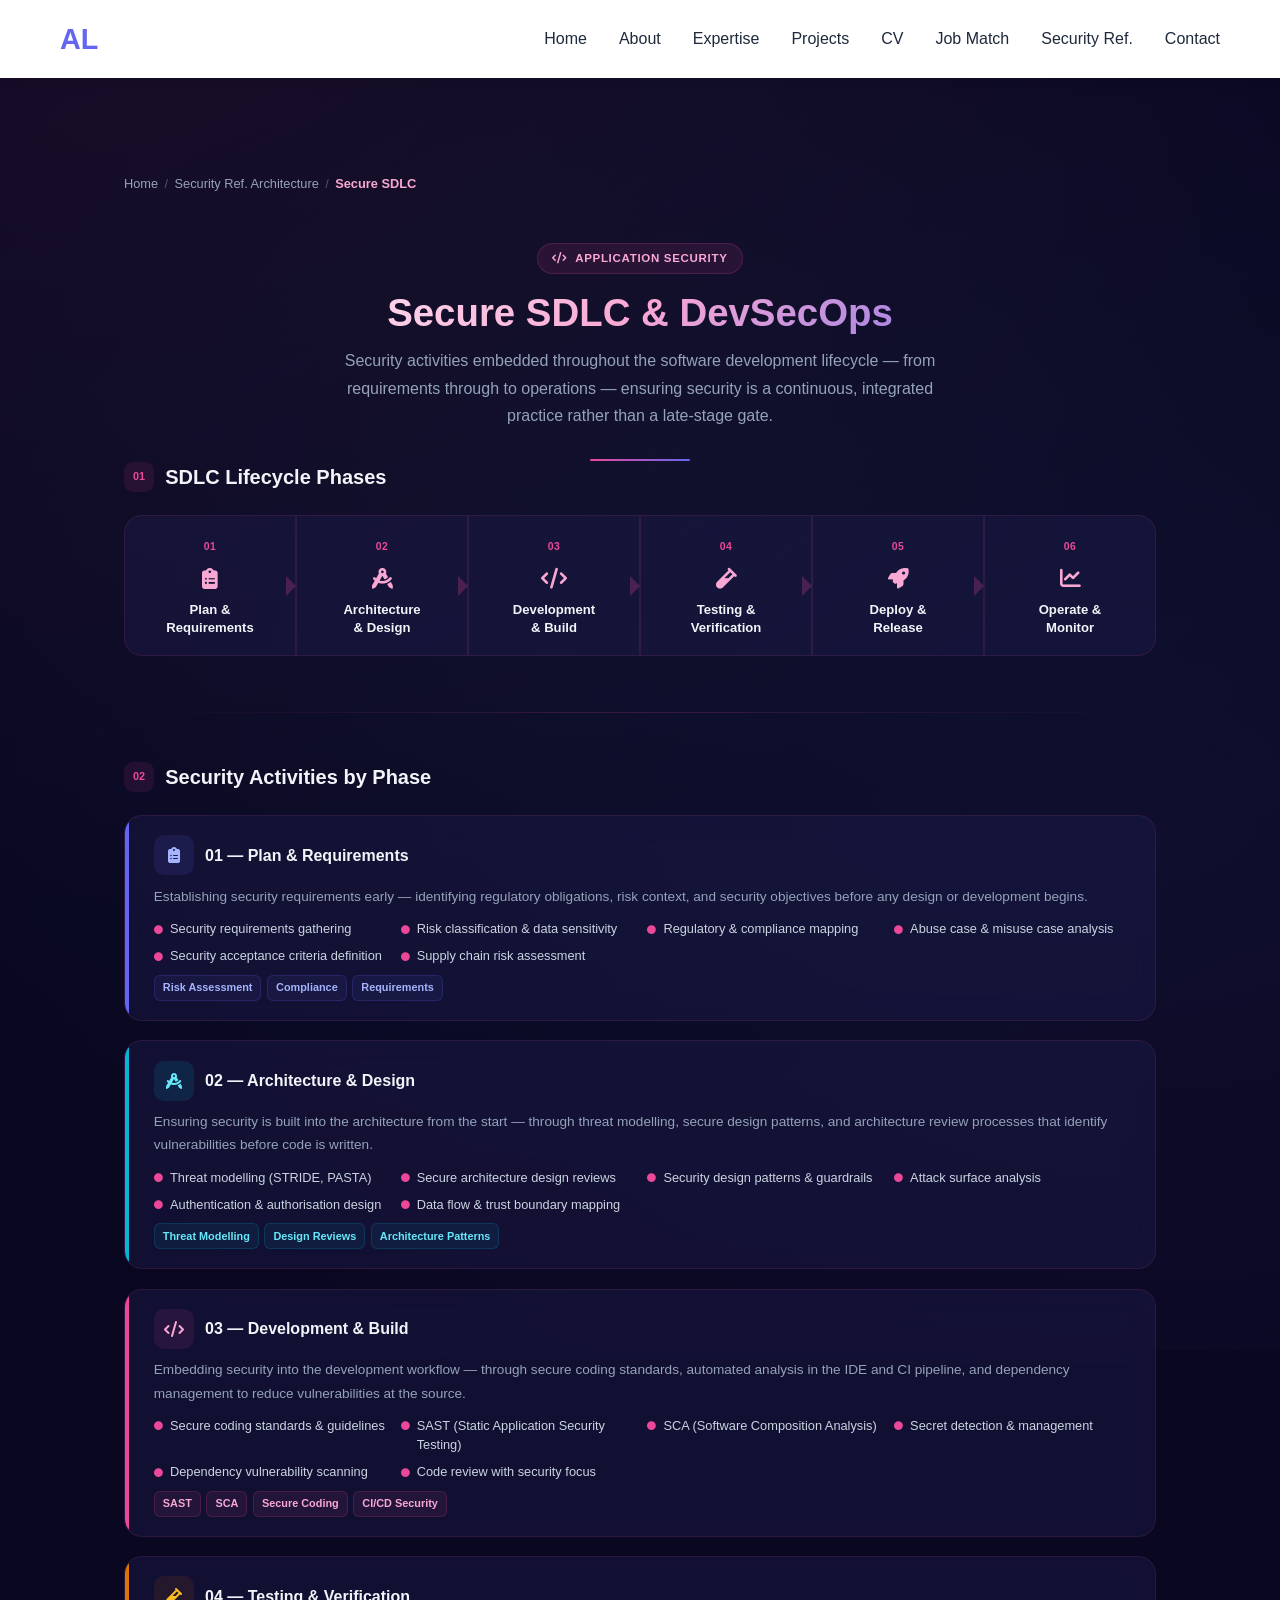
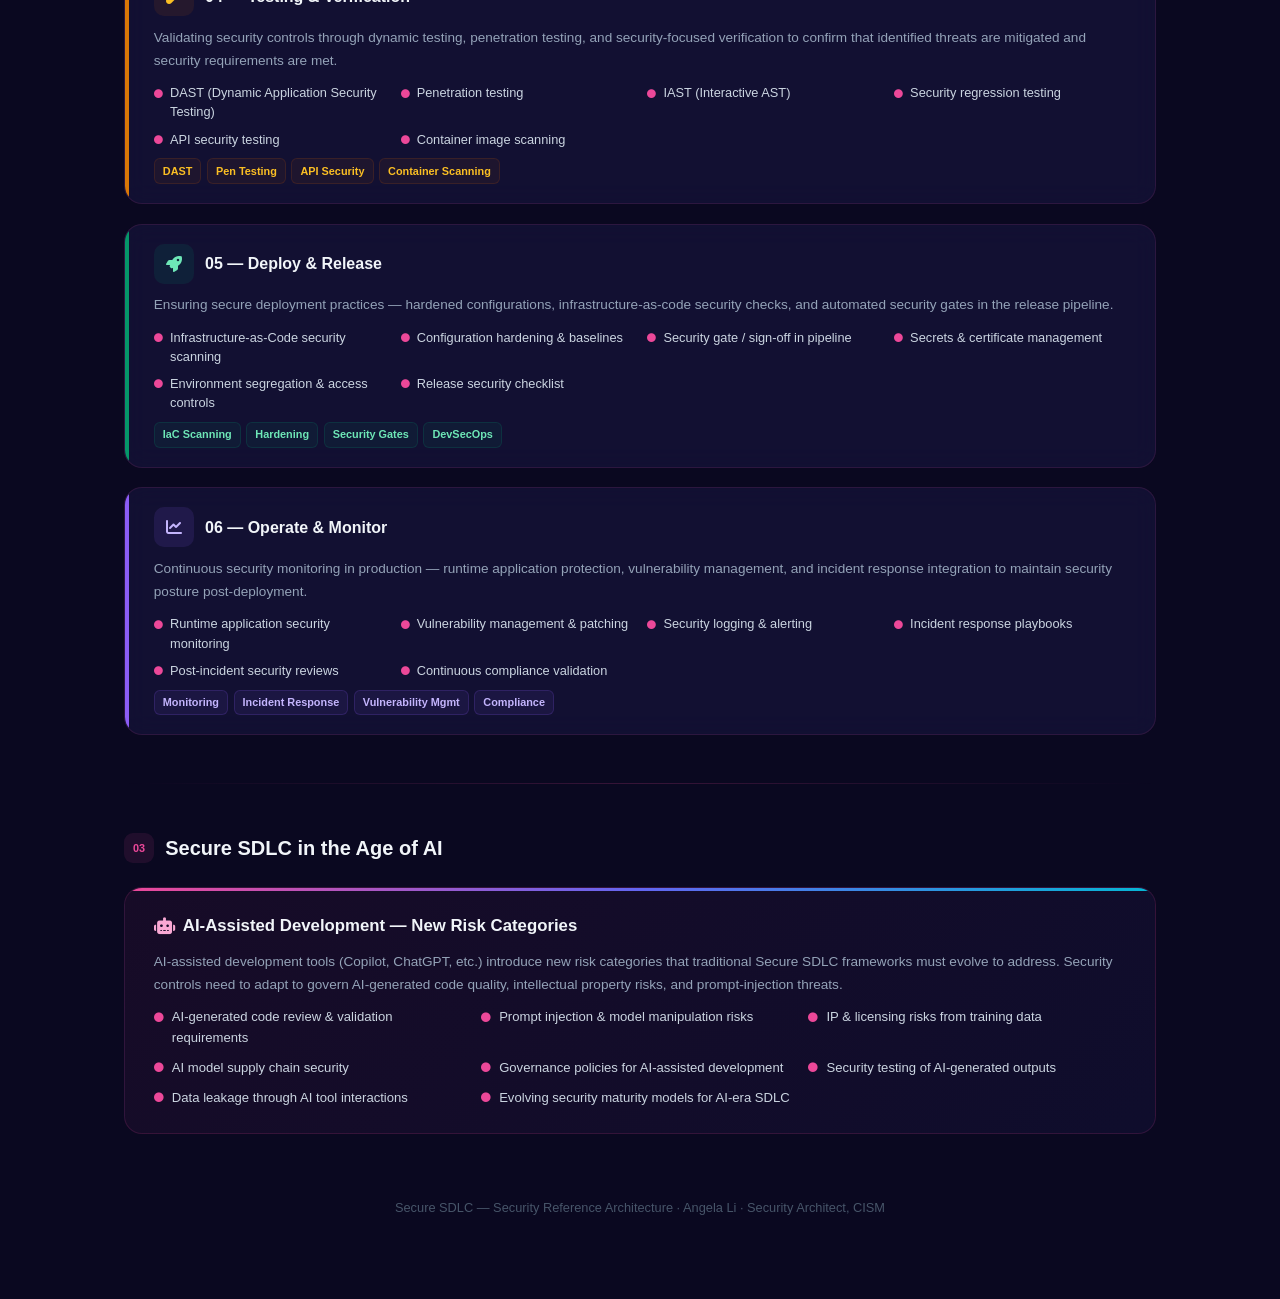
<file: secure-sdlc.html>
<!DOCTYPE html>
<html lang="en">
<head>
    <meta charset="UTF-8">
    <meta name="viewport" content="width=device-width, initial-scale=1.0">
    <title>Secure SDLC – Security Reference Architecture · Angela Li</title>
    <link rel="stylesheet" href="styles.css">
    <link rel="stylesheet" href="https://cdnjs.cloudflare.com/ajax/libs/font-awesome/6.4.0/css/all.min.css">
    <style>
        :root {
            --sd-pink: #ec4899;
            --sd-indigo: #6366f1;
            --sd-cyan: #06b6d4;
            --sd-navy: #1e1b4b;
            --sd-green: #059669;
            --sd-amber: #d97706;
            --sd-purple: #8b5cf6;
            --sd-radius: 18px;
            --sd-glass: rgba(30,27,75,0.45);
            --sd-glass-border: rgba(236,72,153,0.12);
        }

        /* ─── Base ───────────────────────────────────────────── */
        .sd-page {
            padding-top: 6rem;
            padding-bottom: 4rem;
            background: #0a0820;
            min-height: 100vh;
            color: #e2e8f0;
            overflow-x: hidden;
        }
        .sd-page::before {
            content: '';
            position: fixed;
            top: -50%; left: -50%;
            width: 200%; height: 200%;
            background:
                radial-gradient(ellipse at 30% 20%, rgba(236,72,153,0.07) 0%, transparent 50%),
                radial-gradient(ellipse at 70% 70%, rgba(99,102,241,0.06) 0%, transparent 50%),
                radial-gradient(ellipse at 50% 50%, rgba(6,182,212,0.03) 0%, transparent 60%);
            pointer-events: none;
            z-index: 0;
        }
        .sd-wrap {
            max-width: 1080px;
            margin: 0 auto;
            padding: 0 1.5rem;
            position: relative;
            z-index: 1;
        }

        /* ─── Breadcrumb ─────────────────────────────────────── */
        .sd-breadcrumb {
            display: flex;
            align-items: center;
            gap: 0.4rem;
            font-size: 0.8rem;
            color: #64748b;
            margin-bottom: 0.5rem;
            flex-wrap: wrap;
        }
        .sd-breadcrumb a {
            color: #94a3b8;
            text-decoration: none;
            transition: color 0.2s;
        }
        .sd-breadcrumb a:hover { color: #c7d2fe; }
        .sd-breadcrumb .sep { color: #475569; }
        .sd-breadcrumb .current { color: #f9a8d4; font-weight: 600; }

        /* ─── Hero ───────────────────────────────────────────── */
        .sd-hero {
            text-align: center;
            padding: 2.5rem 0 2rem;
            position: relative;
        }
        .sd-hero::after {
            content: '';
            position: absolute;
            bottom: 0; left: 50%;
            transform: translateX(-50%);
            width: 100px; height: 2px;
            background: linear-gradient(90deg, var(--sd-pink), var(--sd-indigo));
            border-radius: 2px;
        }
        .sd-hero-badge {
            display: inline-flex;
            align-items: center;
            gap: 0.5rem;
            padding: 0.35rem 0.9rem;
            background: rgba(236,72,153,0.1);
            border: 1px solid rgba(236,72,153,0.2);
            border-radius: 50px;
            font-size: 0.72rem;
            font-weight: 600;
            color: #f9a8d4;
            letter-spacing: 0.06em;
            text-transform: uppercase;
            margin-bottom: 1rem;
        }
        .sd-hero h1 {
            font-size: 2.4rem;
            font-weight: 800;
            background: linear-gradient(135deg, #fff 0%, #f9a8d4 50%, var(--sd-indigo) 100%);
            -webkit-background-clip: text;
            -webkit-text-fill-color: transparent;
            background-clip: text;
            margin-bottom: 0.7rem;
            line-height: 1.2;
        }
        .sd-hero-sub {
            font-size: 1rem;
            color: #94a3b8;
            max-width: 640px;
            margin: 0 auto;
            line-height: 1.7;
        }

        /* ─── Section heads ──────────────────────────────────── */
        .sd-section-head {
            display: flex;
            align-items: center;
            gap: 0.7rem;
            margin-bottom: 1.4rem;
        }
        .sd-section-num {
            font-size: 0.68rem;
            font-weight: 800;
            color: var(--sd-pink);
            background: rgba(236,72,153,0.1);
            width: 30px; height: 30px;
            border-radius: 9px;
            display: flex;
            align-items: center;
            justify-content: center;
            flex-shrink: 0;
        }
        .sd-section-head h2 {
            font-size: 1.25rem;
            color: #f1f5f9;
            margin: 0;
        }

        .sd-divider {
            height: 1px;
            background: linear-gradient(90deg, transparent, rgba(236,72,153,0.2), transparent);
            margin: 3rem 0;
        }

        /* ═══ LIFECYCLE FLOW ═════════════════════════════════════ */
        .sd-lifecycle {
            display: flex;
            gap: 0;
            align-items: stretch;
            margin-bottom: 1rem;
            overflow-x: auto;
            padding-bottom: 0.5rem;
        }
        .sd-phase {
            flex: 1;
            min-width: 140px;
            position: relative;
            text-align: center;
            padding: 1.4rem 0.6rem 1.2rem;
            background: var(--sd-glass);
            border: 1px solid var(--sd-glass-border);
            transition: transform 0.3s, box-shadow 0.3s, background 0.3s;
            cursor: default;
        }
        .sd-phase:first-child { border-radius: var(--sd-radius) 0 0 var(--sd-radius); }
        .sd-phase:last-child { border-radius: 0 var(--sd-radius) var(--sd-radius) 0; }
        .sd-phase:not(:last-child)::after {
            content: '';
            position: absolute;
            right: -1px; top: 50%;
            transform: translateY(-50%);
            width: 0; height: 0;
            border-top: 10px solid transparent;
            border-bottom: 10px solid transparent;
            border-left: 10px solid rgba(236,72,153,0.25);
            z-index: 2;
        }
        .sd-phase:hover {
            transform: translateY(-3px);
            box-shadow: 0 8px 24px rgba(0,0,0,0.3);
            background: rgba(236,72,153,0.08);
        }
        .sd-phase-num {
            font-size: 0.65rem;
            font-weight: 800;
            color: var(--sd-pink);
            letter-spacing: 0.05em;
            margin-bottom: 0.4rem;
        }
        .sd-phase-icon {
            font-size: 1.3rem;
            color: #f9a8d4;
            margin-bottom: 0.4rem;
        }
        .sd-phase-name {
            font-size: 0.82rem;
            font-weight: 700;
            color: #f1f5f9;
            line-height: 1.3;
        }

        /* ═══ PHASE DETAIL CARDS ═════════════════════════════════ */
        .sd-details {
            display: grid;
            gap: 1.2rem;
        }
        .sd-detail-card {
            background: var(--sd-glass);
            backdrop-filter: blur(12px);
            -webkit-backdrop-filter: blur(12px);
            border: 1px solid var(--sd-glass-border);
            border-radius: var(--sd-radius);
            overflow: hidden;
            transition: transform 0.35s cubic-bezier(.2,.8,.3,1), box-shadow 0.35s;
            position: relative;
        }
        .sd-detail-card::before {
            content: '';
            position: absolute;
            top: 0; left: 0;
            width: 4px; height: 100%;
            background: var(--phase-color, var(--sd-pink));
            border-radius: 4px 0 0 4px;
        }
        .sd-detail-card:hover {
            transform: translateY(-3px);
            box-shadow: 0 12px 36px rgba(0,0,0,0.25);
        }
        .sd-detail-head {
            padding: 1.2rem 1.4rem 0.6rem 1.8rem;
            display: flex;
            align-items: center;
            gap: 0.7rem;
        }
        .sd-detail-icon {
            width: 40px; height: 40px;
            border-radius: 10px;
            display: flex;
            align-items: center;
            justify-content: center;
            font-size: 1rem;
            flex-shrink: 0;
            background: rgba(236,72,153,0.1);
            color: #f9a8d4;
        }
        .sd-detail-title {
            font-size: 1rem;
            font-weight: 700;
            color: #f1f5f9;
        }
        .sd-detail-body {
            padding: 0 1.4rem 1.2rem 1.8rem;
        }
        .sd-detail-body p {
            font-size: 0.85rem;
            line-height: 1.7;
            color: #94a3b8;
            margin: 0 0 0.7rem;
        }

        /* Activity list inside phase card */
        .sd-activities {
            display: grid;
            grid-template-columns: repeat(auto-fill, minmax(200px, 1fr));
            gap: 0.5rem;
            margin-top: 0.5rem;
        }
        .sd-activity {
            display: flex;
            align-items: flex-start;
            gap: 0.45rem;
            font-size: 0.8rem;
            color: #cbd5e1;
            line-height: 1.5;
        }
        .sd-activity i {
            color: var(--sd-pink);
            font-size: 0.55rem;
            margin-top: 0.4rem;
            flex-shrink: 0;
        }

        /* Tags */
        .sd-tags {
            display: flex;
            flex-wrap: wrap;
            gap: 0.35rem;
            margin-top: 0.6rem;
        }
        .sd-tag {
            display: inline-block;
            padding: 0.2rem 0.5rem;
            border-radius: 6px;
            font-size: 0.68rem;
            font-weight: 600;
            background: rgba(236,72,153,0.08);
            color: #f9a8d4;
            border: 1px solid rgba(236,72,153,0.18);
        }
        .sd-tag.tag-cyan { background: rgba(6,182,212,0.08); color: #67e8f9; border-color: rgba(6,182,212,0.18); }
        .sd-tag.tag-green { background: rgba(5,150,105,0.08); color: #6ee7b7; border-color: rgba(5,150,105,0.18); }
        .sd-tag.tag-amber { background: rgba(180,83,9,0.08); color: #fbbf24; border-color: rgba(180,83,9,0.18); }
        .sd-tag.tag-purple { background: rgba(139,92,246,0.08); color: #c4b5fd; border-color: rgba(139,92,246,0.18); }
        .sd-tag.tag-indigo { background: rgba(99,102,241,0.08); color: #a5b4fc; border-color: rgba(99,102,241,0.18); }

        /* Phase colour variants */
        .phase-plan { --phase-color: var(--sd-indigo); }
        .phase-plan .sd-detail-icon { background: rgba(99,102,241,0.12); color: #a5b4fc; }
        .phase-design { --phase-color: var(--sd-cyan); }
        .phase-design .sd-detail-icon { background: rgba(6,182,212,0.12); color: #67e8f9; }
        .phase-develop { --phase-color: var(--sd-pink); }
        .phase-test { --phase-color: var(--sd-amber); }
        .phase-test .sd-detail-icon { background: rgba(180,83,9,0.12); color: #fbbf24; }
        .phase-deploy { --phase-color: var(--sd-green); }
        .phase-deploy .sd-detail-icon { background: rgba(5,150,105,0.12); color: #6ee7b7; }
        .phase-operate { --phase-color: var(--sd-purple); }
        .phase-operate .sd-detail-icon { background: rgba(139,92,246,0.12); color: #c4b5fd; }

        /* ═══ AI SECTION ═════════════════════════════════════════ */
        .sd-ai-card {
            background: linear-gradient(135deg, rgba(236,72,153,0.06), rgba(99,102,241,0.06));
            border: 1px solid rgba(236,72,153,0.15);
            border-radius: var(--sd-radius);
            padding: 1.6rem 1.8rem;
            position: relative;
            overflow: hidden;
        }
        .sd-ai-card::before {
            content: '';
            position: absolute;
            top: 0; left: 0; right: 0;
            height: 3px;
            background: linear-gradient(90deg, var(--sd-pink), var(--sd-indigo), var(--sd-cyan));
        }
        .sd-ai-card h3 {
            font-size: 1.05rem;
            color: #f1f5f9;
            margin-bottom: 0.6rem;
            display: flex;
            align-items: center;
            gap: 0.5rem;
        }
        .sd-ai-card h3 i { color: #f9a8d4; }
        .sd-ai-card p {
            font-size: 0.85rem;
            line-height: 1.7;
            color: #94a3b8;
            margin-bottom: 0.7rem;
        }
        .sd-ai-items {
            display: grid;
            grid-template-columns: repeat(auto-fill, minmax(260px, 1fr));
            gap: 0.6rem;
        }
        .sd-ai-item {
            display: flex;
            align-items: flex-start;
            gap: 0.5rem;
            font-size: 0.82rem;
            color: #cbd5e1;
            line-height: 1.55;
        }
        .sd-ai-item i {
            color: var(--sd-pink);
            font-size: 0.6rem;
            margin-top: 0.35rem;
            flex-shrink: 0;
        }

        /* ─── Scroll reveal ──────────────────────────────────── */
        .sd-reveal {
            opacity: 0;
            transform: translateY(24px);
            transition: opacity 0.7s cubic-bezier(.2,.8,.3,1), transform 0.7s cubic-bezier(.2,.8,.3,1);
        }
        .sd-reveal.visible {
            opacity: 1;
            transform: translateY(0);
        }

        /* ─── Footer ─────────────────────────────────────────── */
        .sd-footer {
            text-align: center;
            font-size: 0.8rem;
            color: #475569;
            padding: 2rem 0 1rem;
            margin-top: 2rem;
        }

        /* ─── Print ──────────────────────────────────────────── */
        @media print {
            .navbar { display: none !important; }
            .sd-page { background: #fff; color: #1e293b; padding-top: 1rem; }
            .sd-page::before { display: none; }
            .sd-hero h1 { -webkit-text-fill-color: #1e1b4b; }
            .sd-detail-card, .sd-ai-card { background: #fff; border-color: #cbd5e1; }
            .sd-phase { background: #f8fafc; border-color: #cbd5e1; }
            .sd-reveal { opacity: 1 !important; transform: none !important; }
        }

        /* ─── Responsive ─────────────────────────────────────── */
        @media (max-width: 768px) {
            .sd-hero h1 { font-size: 1.6rem; }
            .sd-lifecycle { flex-direction: column; }
            .sd-phase { border-radius: 12px !important; }
            .sd-phase:not(:last-child)::after { display: none; }
            .sd-activities { grid-template-columns: 1fr; }
        }
    </style>
</head>
<body>
    <!-- Navigation -->
    <nav class="navbar">
        <div class="container">
            <div class="logo"><h1>AL</h1></div>
            <ul class="nav-menu">
                <li><a href="index.html" class="nav-link">Home</a></li>
                <li><a href="index.html#about" class="nav-link">About</a></li>
                <li><a href="index.html#expertise" class="nav-link">Expertise</a></li>
                <li><a href="index.html#projects" class="nav-link">Projects</a></li>
                <li><a href="cv.html" class="nav-link">CV</a></li>
                <li><a href="job-match.html" class="nav-link">Job Match</a></li>
                <li><a href="security-ref.html" class="nav-link active">Security Ref.</a></li>
                <li><a href="index.html#contact" class="nav-link">Contact</a></li>
            </ul>
            <div class="hamburger"><span></span><span></span><span></span></div>
        </div>
    </nav>

    <div class="sd-page">
        <div class="sd-wrap">

            <!-- Breadcrumb -->
            <nav class="sd-breadcrumb">
                <a href="index.html">Home</a>
                <span class="sep">/</span>
                <a href="security-ref.html">Security Ref. Architecture</a>
                <span class="sep">/</span>
                <span class="current">Secure SDLC</span>
            </nav>

            <!-- ─── Hero ───────────────────────────────────────── -->
            <div class="sd-hero sd-reveal">
                <div class="sd-hero-badge"><i class="fas fa-code"></i> Application Security</div>
                <h1>Secure SDLC &amp; DevSecOps</h1>
                <p class="sd-hero-sub">
                    Security activities embedded throughout the software development lifecycle — from requirements through to operations — ensuring security is a continuous, integrated practice rather than a late-stage gate.
                </p>
            </div>

            <!-- ═══════════════════════════════════════════════════
                 01 · LIFECYCLE FLOW
                 ═══════════════════════════════════════════════════ -->
            <div class="sd-reveal">
                <div class="sd-section-head">
                    <div class="sd-section-num">01</div>
                    <h2>SDLC Lifecycle Phases</h2>
                </div>

                <div class="sd-lifecycle">
                    <div class="sd-phase">
                        <div class="sd-phase-num">01</div>
                        <div class="sd-phase-icon"><i class="fas fa-clipboard-list"></i></div>
                        <div class="sd-phase-name">Plan &amp;<br>Requirements</div>
                    </div>
                    <div class="sd-phase">
                        <div class="sd-phase-num">02</div>
                        <div class="sd-phase-icon"><i class="fas fa-drafting-compass"></i></div>
                        <div class="sd-phase-name">Architecture<br>&amp; Design</div>
                    </div>
                    <div class="sd-phase">
                        <div class="sd-phase-num">03</div>
                        <div class="sd-phase-icon"><i class="fas fa-code"></i></div>
                        <div class="sd-phase-name">Development<br>&amp; Build</div>
                    </div>
                    <div class="sd-phase">
                        <div class="sd-phase-num">04</div>
                        <div class="sd-phase-icon"><i class="fas fa-vial"></i></div>
                        <div class="sd-phase-name">Testing &amp;<br>Verification</div>
                    </div>
                    <div class="sd-phase">
                        <div class="sd-phase-num">05</div>
                        <div class="sd-phase-icon"><i class="fas fa-rocket"></i></div>
                        <div class="sd-phase-name">Deploy &amp;<br>Release</div>
                    </div>
                    <div class="sd-phase">
                        <div class="sd-phase-num">06</div>
                        <div class="sd-phase-icon"><i class="fas fa-chart-line"></i></div>
                        <div class="sd-phase-name">Operate &amp;<br>Monitor</div>
                    </div>
                </div>
            </div>

            <div class="sd-divider"></div>

            <!-- ═══════════════════════════════════════════════════
                 02 · PHASE DETAILS
                 ═══════════════════════════════════════════════════ -->
            <div class="sd-reveal">
                <div class="sd-section-head">
                    <div class="sd-section-num">02</div>
                    <h2>Security Activities by Phase</h2>
                </div>
            </div>

            <div class="sd-details">

                <!-- Phase 1: Plan & Requirements -->
                <div class="sd-detail-card phase-plan sd-reveal">
                    <div class="sd-detail-head">
                        <div class="sd-detail-icon"><i class="fas fa-clipboard-list"></i></div>
                        <div class="sd-detail-title">01 &mdash; Plan &amp; Requirements</div>
                    </div>
                    <div class="sd-detail-body">
                        <p>Establishing security requirements early — identifying regulatory obligations, risk context, and security objectives before any design or development begins.</p>
                        <div class="sd-activities">
                            <div class="sd-activity"><i class="fas fa-circle"></i> Security requirements gathering</div>
                            <div class="sd-activity"><i class="fas fa-circle"></i> Risk classification &amp; data sensitivity</div>
                            <div class="sd-activity"><i class="fas fa-circle"></i> Regulatory &amp; compliance mapping</div>
                            <div class="sd-activity"><i class="fas fa-circle"></i> Abuse case &amp; misuse case analysis</div>
                            <div class="sd-activity"><i class="fas fa-circle"></i> Security acceptance criteria definition</div>
                            <div class="sd-activity"><i class="fas fa-circle"></i> Supply chain risk assessment</div>
                        </div>
                        <div class="sd-tags">
                            <span class="sd-tag tag-indigo">Risk Assessment</span>
                            <span class="sd-tag tag-indigo">Compliance</span>
                            <span class="sd-tag tag-indigo">Requirements</span>
                        </div>
                    </div>
                </div>

                <!-- Phase 2: Architecture & Design -->
                <div class="sd-detail-card phase-design sd-reveal">
                    <div class="sd-detail-head">
                        <div class="sd-detail-icon"><i class="fas fa-drafting-compass"></i></div>
                        <div class="sd-detail-title">02 &mdash; Architecture &amp; Design</div>
                    </div>
                    <div class="sd-detail-body">
                        <p>Ensuring security is built into the architecture from the start — through threat modelling, secure design patterns, and architecture review processes that identify vulnerabilities before code is written.</p>
                        <div class="sd-activities">
                            <div class="sd-activity"><i class="fas fa-circle"></i> Threat modelling (STRIDE, PASTA)</div>
                            <div class="sd-activity"><i class="fas fa-circle"></i> Secure architecture design reviews</div>
                            <div class="sd-activity"><i class="fas fa-circle"></i> Security design patterns &amp; guardrails</div>
                            <div class="sd-activity"><i class="fas fa-circle"></i> Attack surface analysis</div>
                            <div class="sd-activity"><i class="fas fa-circle"></i> Authentication &amp; authorisation design</div>
                            <div class="sd-activity"><i class="fas fa-circle"></i> Data flow &amp; trust boundary mapping</div>
                        </div>
                        <div class="sd-tags">
                            <span class="sd-tag tag-cyan">Threat Modelling</span>
                            <span class="sd-tag tag-cyan">Design Reviews</span>
                            <span class="sd-tag tag-cyan">Architecture Patterns</span>
                        </div>
                    </div>
                </div>

                <!-- Phase 3: Development & Build -->
                <div class="sd-detail-card phase-develop sd-reveal">
                    <div class="sd-detail-head">
                        <div class="sd-detail-icon"><i class="fas fa-code"></i></div>
                        <div class="sd-detail-title">03 &mdash; Development &amp; Build</div>
                    </div>
                    <div class="sd-detail-body">
                        <p>Embedding security into the development workflow — through secure coding standards, automated analysis in the IDE and CI pipeline, and dependency management to reduce vulnerabilities at the source.</p>
                        <div class="sd-activities">
                            <div class="sd-activity"><i class="fas fa-circle"></i> Secure coding standards &amp; guidelines</div>
                            <div class="sd-activity"><i class="fas fa-circle"></i> SAST (Static Application Security Testing)</div>
                            <div class="sd-activity"><i class="fas fa-circle"></i> SCA (Software Composition Analysis)</div>
                            <div class="sd-activity"><i class="fas fa-circle"></i> Secret detection &amp; management</div>
                            <div class="sd-activity"><i class="fas fa-circle"></i> Dependency vulnerability scanning</div>
                            <div class="sd-activity"><i class="fas fa-circle"></i> Code review with security focus</div>
                        </div>
                        <div class="sd-tags">
                            <span class="sd-tag">SAST</span>
                            <span class="sd-tag">SCA</span>
                            <span class="sd-tag">Secure Coding</span>
                            <span class="sd-tag">CI/CD Security</span>
                        </div>
                    </div>
                </div>

                <!-- Phase 4: Testing & Verification -->
                <div class="sd-detail-card phase-test sd-reveal">
                    <div class="sd-detail-head">
                        <div class="sd-detail-icon"><i class="fas fa-vial"></i></div>
                        <div class="sd-detail-title">04 &mdash; Testing &amp; Verification</div>
                    </div>
                    <div class="sd-detail-body">
                        <p>Validating security controls through dynamic testing, penetration testing, and security-focused verification to confirm that identified threats are mitigated and security requirements are met.</p>
                        <div class="sd-activities">
                            <div class="sd-activity"><i class="fas fa-circle"></i> DAST (Dynamic Application Security Testing)</div>
                            <div class="sd-activity"><i class="fas fa-circle"></i> Penetration testing</div>
                            <div class="sd-activity"><i class="fas fa-circle"></i> IAST (Interactive AST)</div>
                            <div class="sd-activity"><i class="fas fa-circle"></i> Security regression testing</div>
                            <div class="sd-activity"><i class="fas fa-circle"></i> API security testing</div>
                            <div class="sd-activity"><i class="fas fa-circle"></i> Container image scanning</div>
                        </div>
                        <div class="sd-tags">
                            <span class="sd-tag tag-amber">DAST</span>
                            <span class="sd-tag tag-amber">Pen Testing</span>
                            <span class="sd-tag tag-amber">API Security</span>
                            <span class="sd-tag tag-amber">Container Scanning</span>
                        </div>
                    </div>
                </div>

                <!-- Phase 5: Deploy & Release -->
                <div class="sd-detail-card phase-deploy sd-reveal">
                    <div class="sd-detail-head">
                        <div class="sd-detail-icon"><i class="fas fa-rocket"></i></div>
                        <div class="sd-detail-title">05 &mdash; Deploy &amp; Release</div>
                    </div>
                    <div class="sd-detail-body">
                        <p>Ensuring secure deployment practices — hardened configurations, infrastructure-as-code security checks, and automated security gates in the release pipeline.</p>
                        <div class="sd-activities">
                            <div class="sd-activity"><i class="fas fa-circle"></i> Infrastructure-as-Code security scanning</div>
                            <div class="sd-activity"><i class="fas fa-circle"></i> Configuration hardening &amp; baselines</div>
                            <div class="sd-activity"><i class="fas fa-circle"></i> Security gate / sign-off in pipeline</div>
                            <div class="sd-activity"><i class="fas fa-circle"></i> Secrets &amp; certificate management</div>
                            <div class="sd-activity"><i class="fas fa-circle"></i> Environment segregation &amp; access controls</div>
                            <div class="sd-activity"><i class="fas fa-circle"></i> Release security checklist</div>
                        </div>
                        <div class="sd-tags">
                            <span class="sd-tag tag-green">IaC Scanning</span>
                            <span class="sd-tag tag-green">Hardening</span>
                            <span class="sd-tag tag-green">Security Gates</span>
                            <span class="sd-tag tag-green">DevSecOps</span>
                        </div>
                    </div>
                </div>

                <!-- Phase 6: Operate & Monitor -->
                <div class="sd-detail-card phase-operate sd-reveal">
                    <div class="sd-detail-head">
                        <div class="sd-detail-icon"><i class="fas fa-chart-line"></i></div>
                        <div class="sd-detail-title">06 &mdash; Operate &amp; Monitor</div>
                    </div>
                    <div class="sd-detail-body">
                        <p>Continuous security monitoring in production — runtime application protection, vulnerability management, and incident response integration to maintain security posture post-deployment.</p>
                        <div class="sd-activities">
                            <div class="sd-activity"><i class="fas fa-circle"></i> Runtime application security monitoring</div>
                            <div class="sd-activity"><i class="fas fa-circle"></i> Vulnerability management &amp; patching</div>
                            <div class="sd-activity"><i class="fas fa-circle"></i> Security logging &amp; alerting</div>
                            <div class="sd-activity"><i class="fas fa-circle"></i> Incident response playbooks</div>
                            <div class="sd-activity"><i class="fas fa-circle"></i> Post-incident security reviews</div>
                            <div class="sd-activity"><i class="fas fa-circle"></i> Continuous compliance validation</div>
                        </div>
                        <div class="sd-tags">
                            <span class="sd-tag tag-purple">Monitoring</span>
                            <span class="sd-tag tag-purple">Incident Response</span>
                            <span class="sd-tag tag-purple">Vulnerability Mgmt</span>
                            <span class="sd-tag tag-purple">Compliance</span>
                        </div>
                    </div>
                </div>

            </div>

            <div class="sd-divider"></div>

            <!-- ═══════════════════════════════════════════════════
                 03 · AI & SECURE SDLC
                 ═══════════════════════════════════════════════════ -->
            <div class="sd-reveal">
                <div class="sd-section-head">
                    <div class="sd-section-num">03</div>
                    <h2>Secure SDLC in the Age of AI</h2>
                </div>
            </div>

            <div class="sd-ai-card sd-reveal">
                <h3><i class="fas fa-robot"></i> AI-Assisted Development &mdash; New Risk Categories</h3>
                <p>AI-assisted development tools (Copilot, ChatGPT, etc.) introduce new risk categories that traditional Secure SDLC frameworks must evolve to address. Security controls need to adapt to govern AI-generated code quality, intellectual property risks, and prompt-injection threats.</p>
                <div class="sd-ai-items">
                    <div class="sd-ai-item"><i class="fas fa-circle"></i> AI-generated code review &amp; validation requirements</div>
                    <div class="sd-ai-item"><i class="fas fa-circle"></i> Prompt injection &amp; model manipulation risks</div>
                    <div class="sd-ai-item"><i class="fas fa-circle"></i> IP &amp; licensing risks from training data</div>
                    <div class="sd-ai-item"><i class="fas fa-circle"></i> AI model supply chain security</div>
                    <div class="sd-ai-item"><i class="fas fa-circle"></i> Governance policies for AI-assisted development</div>
                    <div class="sd-ai-item"><i class="fas fa-circle"></i> Security testing of AI-generated outputs</div>
                    <div class="sd-ai-item"><i class="fas fa-circle"></i> Data leakage through AI tool interactions</div>
                    <div class="sd-ai-item"><i class="fas fa-circle"></i> Evolving security maturity models for AI-era SDLC</div>
                </div>
            </div>

            <div class="sd-footer">
                Secure SDLC &mdash; Security Reference Architecture &middot; Angela Li &middot; Security Architect, CISM
            </div>

        </div>
    </div>

    <script>
        // Scroll-reveal
        const els = document.querySelectorAll('.sd-reveal');
        const obs = new IntersectionObserver((entries) => {
            entries.forEach(e => { if (e.isIntersecting) { e.target.classList.add('visible'); obs.unobserve(e.target); } });
        }, { threshold: 0.08, rootMargin: '0px 0px -40px 0px' });
        els.forEach(el => obs.observe(el));
    </script>
    <script src="script.js"></script>
</body>
</html>
</file>
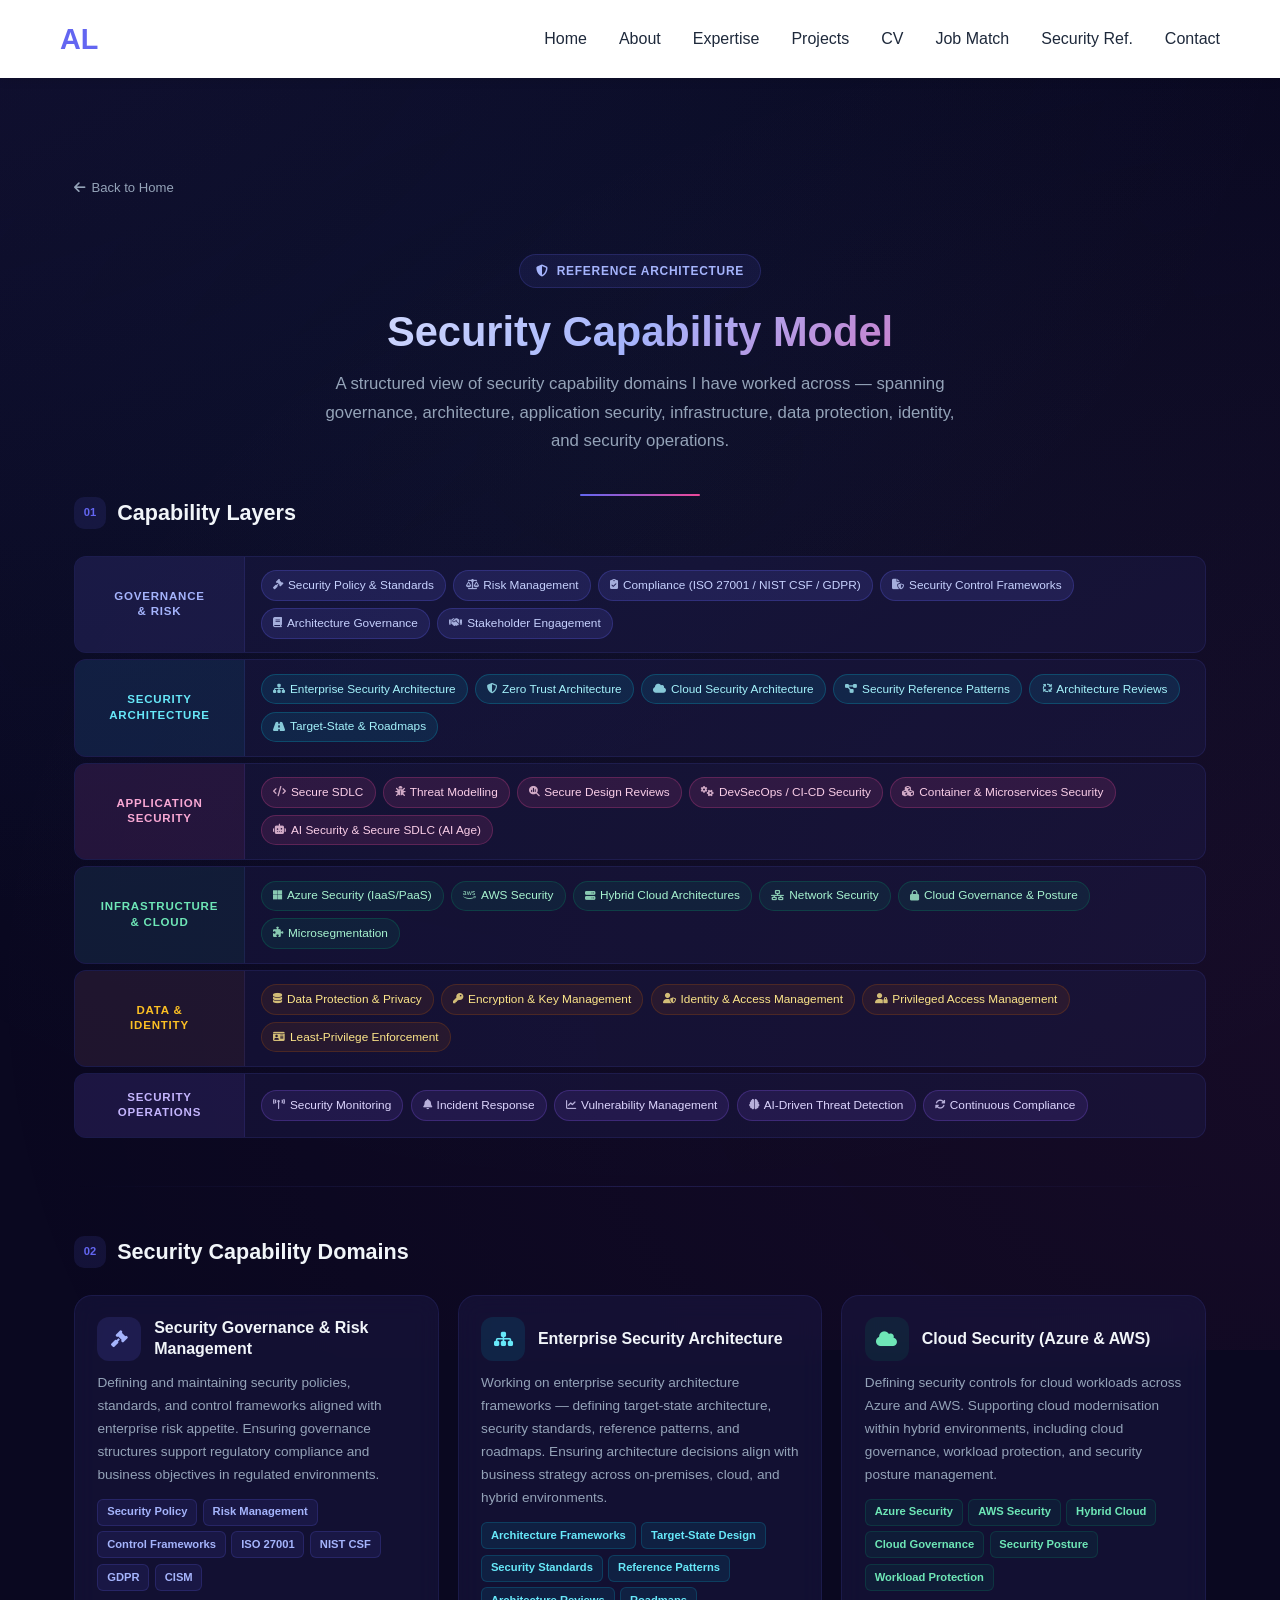
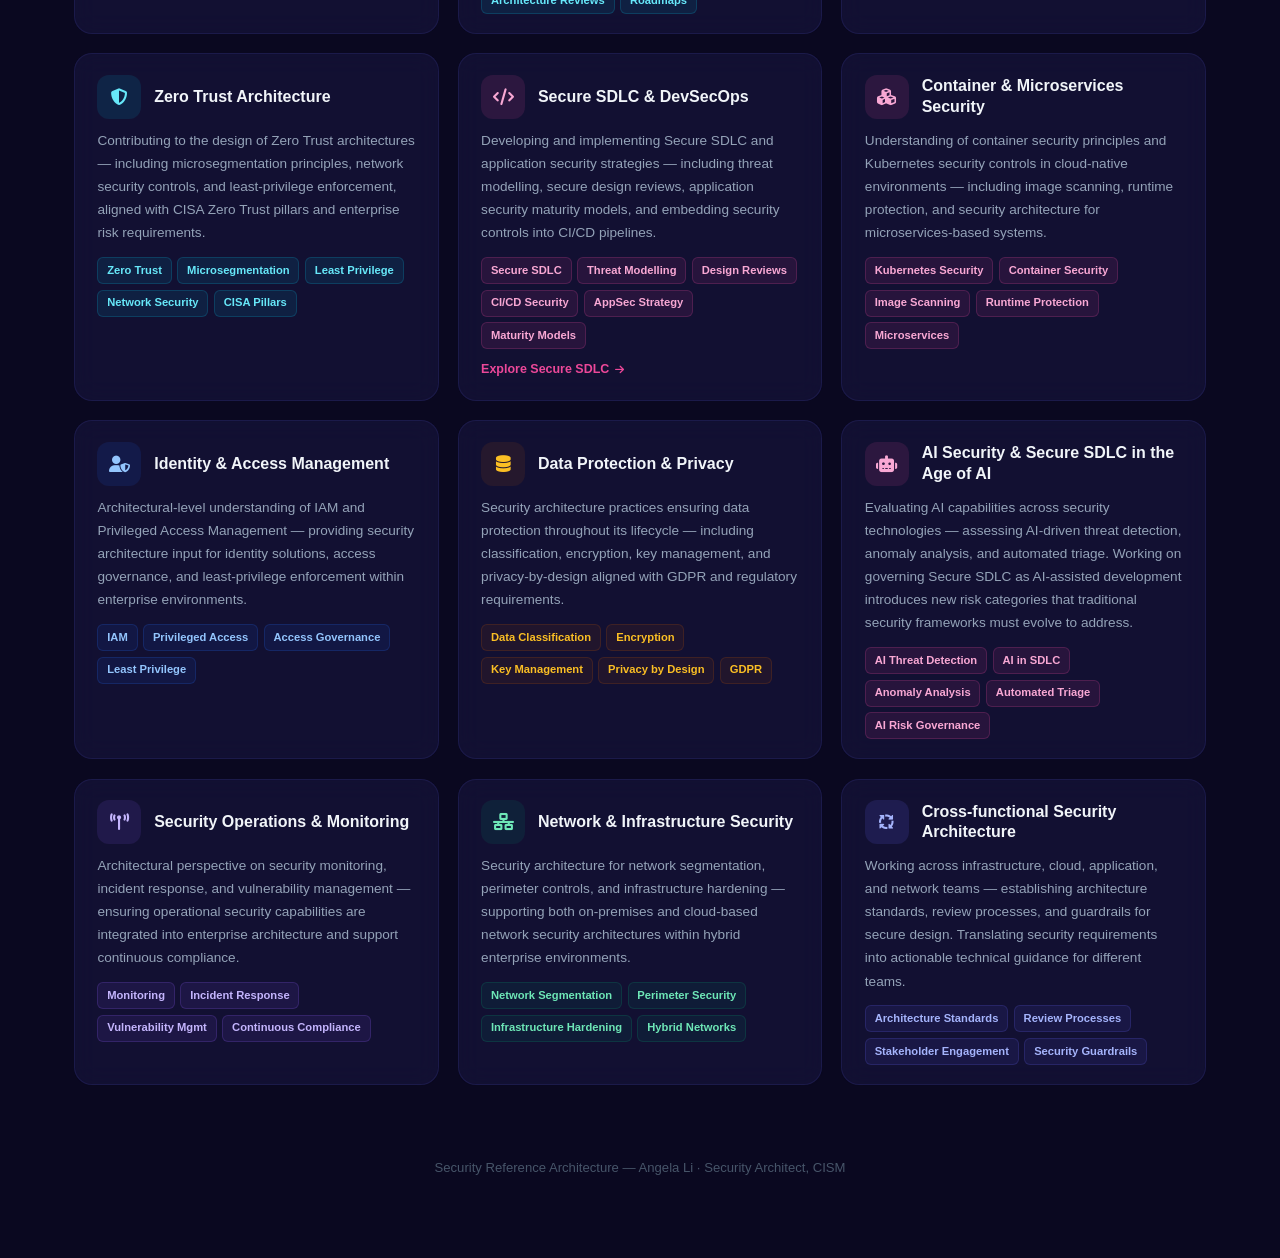
<file: security-ref.html>
<!DOCTYPE html>
<html lang="en">
<head>
    <meta charset="UTF-8">
    <meta name="viewport" content="width=device-width, initial-scale=1.0">
    <title>Security Reference Architecture – Angela Li</title>
    <link rel="stylesheet" href="styles.css">
    <link rel="stylesheet" href="https://cdnjs.cloudflare.com/ajax/libs/font-awesome/6.4.0/css/all.min.css">
    <style>
        /* ─── Variables ──────────────────────────────────────── */
        :root {
            --sr-indigo: #6366f1;
            --sr-pink: #ec4899;
            --sr-cyan: #06b6d4;
            --sr-navy: #1e1b4b;
            --sr-slate: #475569;
            --sr-light: #f8faff;
            --sr-green: #059669;
            --sr-blue: #2563eb;
            --sr-amber: #b45309;
            --sr-purple: #8b5cf6;
            --sr-radius: 18px;
            --sr-glass: rgba(30,27,75,0.45);
            --sr-glass-border: rgba(99,102,241,0.12);
        }

        /* ─── Base ───────────────────────────────────────────── */
        .sr-page {
            padding-top: 6rem;
            padding-bottom: 4rem;
            background: #0a0820;
            min-height: 100vh;
            color: #e2e8f0;
            overflow-x: hidden;
        }
        .sr-page::before {
            content: '';
            position: fixed;
            top: -50%;
            left: -50%;
            width: 200%;
            height: 200%;
            background:
                radial-gradient(ellipse at 20% 20%, rgba(99,102,241,0.08) 0%, transparent 50%),
                radial-gradient(ellipse at 80% 80%, rgba(236,72,153,0.06) 0%, transparent 50%),
                radial-gradient(ellipse at 50% 50%, rgba(6,182,212,0.04) 0%, transparent 60%);
            pointer-events: none;
            z-index: 0;
        }
        .sr-wrap {
            max-width: 1180px;
            margin: 0 auto;
            padding: 0 1.5rem;
            position: relative;
            z-index: 1;
        }

        /* ─── Hero Header ────────────────────────────────────── */
        .sr-hero {
            text-align: center;
            padding: 3rem 0 2.5rem;
            position: relative;
        }
        .sr-hero::after {
            content: '';
            position: absolute;
            bottom: 0;
            left: 50%;
            transform: translateX(-50%);
            width: 120px;
            height: 2px;
            background: linear-gradient(90deg, var(--sr-indigo), var(--sr-pink));
            border-radius: 2px;
        }
        .sr-hero-badge {
            display: inline-flex;
            align-items: center;
            gap: 0.5rem;
            padding: 0.4rem 1rem;
            background: rgba(99,102,241,0.1);
            border: 1px solid rgba(99,102,241,0.2);
            border-radius: 50px;
            font-size: 0.75rem;
            font-weight: 600;
            color: #a5b4fc;
            letter-spacing: 0.06em;
            text-transform: uppercase;
            margin-bottom: 1.2rem;
        }
        .sr-hero h1 {
            font-size: 2.6rem;
            font-weight: 800;
            background: linear-gradient(135deg, #fff 0%, #a5b4fc 50%, var(--sr-pink) 100%);
            -webkit-background-clip: text;
            -webkit-text-fill-color: transparent;
            background-clip: text;
            margin-bottom: 0.8rem;
            line-height: 1.2;
        }
        .sr-hero-sub {
            font-size: 1.05rem;
            color: #94a3b8;
            max-width: 660px;
            margin: 0 auto;
            line-height: 1.7;
        }

        /* ─── Back link ──────────────────────────────────────── */
        .sr-back {
            display: inline-flex;
            align-items: center;
            gap: 0.4rem;
            color: #94a3b8;
            font-size: 0.82rem;
            text-decoration: none;
            transition: color 0.25s;
            margin-bottom: 0.5rem;
        }
        .sr-back:hover { color: #c7d2fe; }

        /* ─── Section titles ─────────────────────────────────── */
        .sr-section-head {
            display: flex;
            align-items: center;
            gap: 0.7rem;
            margin-bottom: 1.6rem;
        }
        .sr-section-num {
            font-size: 0.7rem;
            font-weight: 800;
            color: var(--sr-indigo);
            background: rgba(99,102,241,0.12);
            width: 32px;
            height: 32px;
            border-radius: 10px;
            display: flex;
            align-items: center;
            justify-content: center;
            flex-shrink: 0;
        }
        .sr-section-head h2 {
            font-size: 1.35rem;
            color: #f1f5f9;
            margin: 0;
        }

        /* ─── Divider ────────────────────────────────────────── */
        .sr-divider {
            height: 1px;
            background: linear-gradient(90deg, transparent, rgba(99,102,241,0.2), transparent);
            margin: 3rem 0;
        }

        /* ═══ CAPABILITY MODEL (layered) ═════════════════════════ */
        .sr-model {
            display: grid;
            gap: 6px;
            margin-bottom: 1rem;
        }
        .sr-model-layer {
            display: grid;
            grid-template-columns: 170px 1fr;
            border-radius: 12px;
            overflow: hidden;
            background: var(--sr-glass);
            border: 1px solid var(--sr-glass-border);
            transition: transform 0.3s, box-shadow 0.3s;
        }
        .sr-model-layer:hover {
            transform: translateX(4px);
            box-shadow: -4px 0 20px rgba(99,102,241,0.08);
        }
        .sr-model-label {
            display: flex;
            align-items: center;
            justify-content: center;
            padding: 1rem 0.6rem;
            font-weight: 700;
            font-size: 0.72rem;
            text-transform: uppercase;
            letter-spacing: 0.07em;
            text-align: center;
            line-height: 1.35;
            border-right: 1px solid var(--sr-glass-border);
        }
        .sr-model-caps {
            display: flex;
            flex-wrap: wrap;
            gap: 0.45rem;
            padding: 0.85rem 1rem;
            align-items: center;
        }
        .sr-cap-chip {
            display: inline-flex;
            align-items: center;
            gap: 0.3rem;
            padding: 0.3rem 0.7rem;
            border-radius: 20px;
            font-size: 0.74rem;
            font-weight: 500;
            transition: transform 0.2s, box-shadow 0.2s, background 0.2s;
            cursor: default;
        }
        .sr-cap-chip:hover {
            transform: translateY(-2px);
            box-shadow: 0 4px 16px rgba(0,0,0,0.3);
        }
        .sr-cap-chip i { font-size: 0.65rem; opacity: 0.8; }

        /* Layer label + chip colours */
        .layer-governance .sr-model-label { color: #a5b4fc; background: rgba(99,102,241,0.08); }
        .layer-governance .sr-cap-chip { background: rgba(99,102,241,0.15); color: #c7d2fe; border: 1px solid rgba(99,102,241,0.25); }
        .layer-architecture .sr-model-label { color: #67e8f9; background: rgba(6,182,212,0.08); }
        .layer-architecture .sr-cap-chip { background: rgba(6,182,212,0.12); color: #a5f3fc; border: 1px solid rgba(6,182,212,0.25); }
        .layer-application .sr-model-label { color: #f9a8d4; background: rgba(236,72,153,0.08); }
        .layer-application .sr-cap-chip { background: rgba(236,72,153,0.12); color: #fbcfe8; border: 1px solid rgba(236,72,153,0.25); }
        .layer-infra .sr-model-label { color: #6ee7b7; background: rgba(5,150,105,0.08); }
        .layer-infra .sr-cap-chip { background: rgba(5,150,105,0.12); color: #a7f3d0; border: 1px solid rgba(5,150,105,0.25); }
        .layer-data .sr-model-label { color: #fbbf24; background: rgba(180,83,9,0.08); }
        .layer-data .sr-cap-chip { background: rgba(180,83,9,0.12); color: #fde68a; border: 1px solid rgba(180,83,9,0.25); }
        .layer-operations .sr-model-label { color: #c4b5fd; background: rgba(139,92,246,0.08); }
        .layer-operations .sr-cap-chip { background: rgba(139,92,246,0.12); color: #ddd6fe; border: 1px solid rgba(139,92,246,0.25); }

        /* ═══ DOMAIN CARDS ═══════════════════════════════════════ */
        .sr-domains {
            display: grid;
            grid-template-columns: repeat(auto-fill, minmax(340px, 1fr));
            gap: 1.2rem;
        }
        .sr-domain-card {
            background: var(--sr-glass);
            backdrop-filter: blur(12px);
            -webkit-backdrop-filter: blur(12px);
            border: 1px solid var(--sr-glass-border);
            border-radius: var(--sr-radius);
            overflow: hidden;
            transition: transform 0.35s cubic-bezier(.2,.8,.3,1), box-shadow 0.35s, border-color 0.35s;
            position: relative;
        }
        .sr-domain-card::before {
            content: '';
            position: absolute;
            top: 0;
            left: 0;
            right: 0;
            height: 3px;
            background: linear-gradient(90deg, var(--card-accent, var(--sr-indigo)), transparent);
            opacity: 0;
            transition: opacity 0.35s;
        }
        .sr-domain-card:hover {
            transform: translateY(-4px);
            box-shadow: 0 16px 48px rgba(0,0,0,0.3);
            border-color: rgba(99,102,241,0.25);
        }
        .sr-domain-card:hover::before { opacity: 1; }

        /* Card accent overrides */
        .sr-domain-card.accent-indigo { --card-accent: #6366f1; }
        .sr-domain-card.accent-cyan { --card-accent: #06b6d4; }
        .sr-domain-card.accent-pink { --card-accent: #ec4899; }
        .sr-domain-card.accent-green { --card-accent: #059669; }
        .sr-domain-card.accent-amber { --card-accent: #d97706; }
        .sr-domain-card.accent-purple { --card-accent: #8b5cf6; }
        .sr-domain-card.accent-blue { --card-accent: #2563eb; }

        .sr-domain-head {
            padding: 1.3rem 1.4rem 0.6rem;
            display: flex;
            align-items: center;
            gap: 0.8rem;
        }
        .sr-domain-icon {
            width: 44px;
            height: 44px;
            border-radius: 12px;
            display: flex;
            align-items: center;
            justify-content: center;
            font-size: 1.05rem;
            flex-shrink: 0;
        }
        .sr-domain-head h3 {
            font-size: 1rem;
            color: #f1f5f9;
            margin: 0;
            line-height: 1.3;
            font-weight: 700;
        }
        .sr-domain-body {
            padding: 0 1.4rem 1.2rem;
        }
        .sr-domain-body p {
            font-size: 0.85rem;
            line-height: 1.7;
            color: #94a3b8;
            margin: 0 0 0.8rem;
        }
        .sr-domain-caps-list {
            display: flex;
            flex-wrap: wrap;
            gap: 0.35rem;
        }
        .sr-domain-tag {
            display: inline-block;
            padding: 0.22rem 0.55rem;
            border-radius: 6px;
            font-size: 0.7rem;
            font-weight: 600;
            background: rgba(99,102,241,0.1);
            color: #a5b4fc;
            border: 1px solid rgba(99,102,241,0.18);
        }
        /* Sub-page link in card */
        .sr-card-link {
            display: inline-flex;
            align-items: center;
            gap: 0.35rem;
            margin-top: 0.7rem;
            font-size: 0.78rem;
            font-weight: 600;
            color: var(--card-accent, var(--sr-indigo));
            text-decoration: none;
            transition: gap 0.25s, color 0.25s;
        }
        .sr-card-link:hover { gap: 0.6rem; color: #fff; }
        .sr-card-link i { font-size: 0.65rem; transition: transform 0.25s; }
        .sr-card-link:hover i { transform: translateX(2px); }

        /* Icon colours */
        .icon-governance { background: rgba(99,102,241,0.15); color: #a5b4fc; }
        .icon-architecture { background: rgba(6,182,212,0.12); color: #67e8f9; }
        .icon-application { background: rgba(236,72,153,0.12); color: #f9a8d4; }
        .icon-infra { background: rgba(5,150,105,0.12); color: #6ee7b7; }
        .icon-data { background: rgba(180,83,9,0.12); color: #fbbf24; }
        .icon-operations { background: rgba(139,92,246,0.12); color: #c4b5fd; }
        .icon-identity { background: rgba(37,99,235,0.12); color: #93c5fd; }
        .icon-ai { background: rgba(236,72,153,0.12); color: #f9a8d4; }

        /* Tag colour variants */
        .tag-cyan { background: rgba(6,182,212,0.1); color: #67e8f9; border-color: rgba(6,182,212,0.2); }
        .tag-pink { background: rgba(236,72,153,0.1); color: #f9a8d4; border-color: rgba(236,72,153,0.2); }
        .tag-green { background: rgba(5,150,105,0.1); color: #6ee7b7; border-color: rgba(5,150,105,0.2); }
        .tag-amber { background: rgba(180,83,9,0.1); color: #fbbf24; border-color: rgba(180,83,9,0.2); }
        .tag-purple { background: rgba(139,92,246,0.1); color: #c4b5fd; border-color: rgba(139,92,246,0.2); }
        .tag-blue { background: rgba(37,99,235,0.1); color: #93c5fd; border-color: rgba(37,99,235,0.2); }

        /* ─── Scroll reveal animation ────────────────────────── */
        .sr-reveal {
            opacity: 0;
            transform: translateY(24px);
            transition: opacity 0.7s cubic-bezier(.2,.8,.3,1), transform 0.7s cubic-bezier(.2,.8,.3,1);
        }
        .sr-reveal.visible {
            opacity: 1;
            transform: translateY(0);
        }

        /* ─── Footer ─────────────────────────────────────────── */
        .sr-footer-note {
            text-align: center;
            font-size: 0.82rem;
            color: #475569;
            padding: 2.5rem 0 1rem;
            margin-top: 2rem;
        }

        /* ─── Print ──────────────────────────────────────────── */
        @media print {
            .navbar, .sr-back { display: none !important; }
            .sr-page { background: #fff; color: #1e293b; padding-top: 1rem; }
            .sr-page::before { display: none; }
            .sr-hero h1 { -webkit-text-fill-color: #1e1b4b; }
            .sr-hero-sub, .sr-hero-badge { color: #475569; }
            .sr-model-layer { background: #f8fafc; border-color: #cbd5e1; }
            .sr-model-label { background: #f1f5f9 !important; color: #334155 !important; }
            .sr-cap-chip { border-color: #cbd5e1 !important; color: #334155 !important; background: #f8fafc !important; }
            .sr-domain-card { background: #fff; border-color: #cbd5e1; box-shadow: none !important; transform: none !important; }
            .sr-domain-head h3 { color: #1e293b; }
            .sr-domain-body p { color: #475569; }
            .sr-domain-tag { background: #f1f5f9; color: #334155; border-color: #cbd5e1; }
            .sr-reveal { opacity: 1 !important; transform: none !important; }
        }

        /* ─── Responsive ─────────────────────────────────────── */
        @media (max-width: 768px) {
            .sr-hero h1 { font-size: 1.7rem; }
            .sr-model-layer { grid-template-columns: 1fr; }
            .sr-model-label { border-right: none; border-bottom: 1px solid var(--sr-glass-border); padding: 0.6rem; }
            .sr-domains { grid-template-columns: 1fr; }
        }
    </style>
</head>
<body>
    <!-- Navigation -->
    <nav class="navbar">
        <div class="container">
            <div class="logo"><h1>AL</h1></div>
            <ul class="nav-menu">
                <li><a href="index.html" class="nav-link">Home</a></li>
                <li><a href="index.html#about" class="nav-link">About</a></li>
                <li><a href="index.html#expertise" class="nav-link">Expertise</a></li>
                <li><a href="index.html#projects" class="nav-link">Projects</a></li>
                <li><a href="cv.html" class="nav-link">CV</a></li>
                <li><a href="job-match.html" class="nav-link">Job Match</a></li>
                <li><a href="security-ref.html" class="nav-link active">Security Ref.</a></li>
                <li><a href="index.html#contact" class="nav-link">Contact</a></li>
            </ul>
            <div class="hamburger"><span></span><span></span><span></span></div>
        </div>
    </nav>

    <div class="sr-page">
        <div class="sr-wrap">
            <a href="index.html" class="sr-back"><i class="fas fa-arrow-left"></i> Back to Home</a>

            <!-- ─── Hero ───────────────────────────────────────── -->
            <div class="sr-hero sr-reveal">
                <div class="sr-hero-badge"><i class="fas fa-shield-halved"></i> Reference Architecture</div>
                <h1>Security Capability Model</h1>
                <p class="sr-hero-sub">
                    A structured view of security capability domains I have worked across — spanning governance, architecture, application security, infrastructure, data protection, identity, and security operations.
                </p>
            </div>

            <!-- ═══════════════════════════════════════════════════
                 01 · CAPABILITY MODEL OVERVIEW
                 ═══════════════════════════════════════════════════ -->
            <div class="sr-reveal">
                <div class="sr-section-head">
                    <div class="sr-section-num">01</div>
                    <h2>Capability Layers</h2>
                </div>

                <div class="sr-model">
                    <!-- Governance & Risk -->
                    <div class="sr-model-layer layer-governance">
                        <div class="sr-model-label">Governance<br>&amp; Risk</div>
                        <div class="sr-model-caps">
                            <span class="sr-cap-chip"><i class="fas fa-gavel"></i> Security Policy &amp; Standards</span>
                            <span class="sr-cap-chip"><i class="fas fa-scale-balanced"></i> Risk Management</span>
                            <span class="sr-cap-chip"><i class="fas fa-clipboard-check"></i> Compliance (ISO 27001 / NIST CSF / GDPR)</span>
                            <span class="sr-cap-chip"><i class="fas fa-file-shield"></i> Security Control Frameworks</span>
                            <span class="sr-cap-chip"><i class="fas fa-book"></i> Architecture Governance</span>
                            <span class="sr-cap-chip"><i class="fas fa-handshake"></i> Stakeholder Engagement</span>
                        </div>
                    </div>
                    <!-- Security Architecture -->
                    <div class="sr-model-layer layer-architecture">
                        <div class="sr-model-label">Security<br>Architecture</div>
                        <div class="sr-model-caps">
                            <span class="sr-cap-chip"><i class="fas fa-sitemap"></i> Enterprise Security Architecture</span>
                            <span class="sr-cap-chip"><i class="fas fa-shield-alt"></i> Zero Trust Architecture</span>
                            <span class="sr-cap-chip"><i class="fas fa-cloud"></i> Cloud Security Architecture</span>
                            <span class="sr-cap-chip"><i class="fas fa-diagram-project"></i> Security Reference Patterns</span>
                            <span class="sr-cap-chip"><i class="fas fa-arrows-spin"></i> Architecture Reviews</span>
                            <span class="sr-cap-chip"><i class="fas fa-road"></i> Target-State &amp; Roadmaps</span>
                        </div>
                    </div>
                    <!-- Application Security -->
                    <div class="sr-model-layer layer-application">
                        <div class="sr-model-label">Application<br>Security</div>
                        <div class="sr-model-caps">
                            <span class="sr-cap-chip"><i class="fas fa-code"></i> Secure SDLC</span>
                            <span class="sr-cap-chip"><i class="fas fa-bug"></i> Threat Modelling</span>
                            <span class="sr-cap-chip"><i class="fas fa-magnifying-glass-chart"></i> Secure Design Reviews</span>
                            <span class="sr-cap-chip"><i class="fas fa-gears"></i> DevSecOps / CI-CD Security</span>
                            <span class="sr-cap-chip"><i class="fas fa-cubes"></i> Container &amp; Microservices Security</span>
                            <span class="sr-cap-chip"><i class="fas fa-robot"></i> AI Security &amp; Secure SDLC (AI Age)</span>
                        </div>
                    </div>
                    <!-- Infrastructure & Cloud -->
                    <div class="sr-model-layer layer-infra">
                        <div class="sr-model-label">Infrastructure<br>&amp; Cloud</div>
                        <div class="sr-model-caps">
                            <span class="sr-cap-chip"><i class="fab fa-microsoft"></i> Azure Security (IaaS/PaaS)</span>
                            <span class="sr-cap-chip"><i class="fab fa-aws"></i> AWS Security</span>
                            <span class="sr-cap-chip"><i class="fas fa-server"></i> Hybrid Cloud Architectures</span>
                            <span class="sr-cap-chip"><i class="fas fa-network-wired"></i> Network Security</span>
                            <span class="sr-cap-chip"><i class="fas fa-lock"></i> Cloud Governance &amp; Posture</span>
                            <span class="sr-cap-chip"><i class="fas fa-puzzle-piece"></i> Microsegmentation</span>
                        </div>
                    </div>
                    <!-- Data & Identity -->
                    <div class="sr-model-layer layer-data">
                        <div class="sr-model-label">Data &amp;<br>Identity</div>
                        <div class="sr-model-caps">
                            <span class="sr-cap-chip"><i class="fas fa-database"></i> Data Protection &amp; Privacy</span>
                            <span class="sr-cap-chip"><i class="fas fa-key"></i> Encryption &amp; Key Management</span>
                            <span class="sr-cap-chip"><i class="fas fa-user-shield"></i> Identity &amp; Access Management</span>
                            <span class="sr-cap-chip"><i class="fas fa-user-lock"></i> Privileged Access Management</span>
                            <span class="sr-cap-chip"><i class="fas fa-id-card"></i> Least-Privilege Enforcement</span>
                        </div>
                    </div>
                    <!-- Security Operations -->
                    <div class="sr-model-layer layer-operations">
                        <div class="sr-model-label">Security<br>Operations</div>
                        <div class="sr-model-caps">
                            <span class="sr-cap-chip"><i class="fas fa-tower-broadcast"></i> Security Monitoring</span>
                            <span class="sr-cap-chip"><i class="fas fa-bell"></i> Incident Response</span>
                            <span class="sr-cap-chip"><i class="fas fa-chart-line"></i> Vulnerability Management</span>
                            <span class="sr-cap-chip"><i class="fas fa-brain"></i> AI-Driven Threat Detection</span>
                            <span class="sr-cap-chip"><i class="fas fa-rotate"></i> Continuous Compliance</span>
                        </div>
                    </div>
                </div>
            </div>

            <div class="sr-divider"></div>

            <!-- ═══════════════════════════════════════════════════
                 02 · SECURITY CAPABILITY DOMAINS
                 ═══════════════════════════════════════════════════ -->
            <div class="sr-reveal">
                <div class="sr-section-head">
                    <div class="sr-section-num">02</div>
                    <h2>Security Capability Domains</h2>
                </div>
            </div>

            <div class="sr-domains">

                <!-- 1 · Security Governance & Risk -->
                <div class="sr-domain-card accent-indigo sr-reveal">
                    <div class="sr-domain-head">
                        <div class="sr-domain-icon icon-governance"><i class="fas fa-gavel"></i></div>
                        <h3>Security Governance &amp; Risk Management</h3>
                    </div>
                    <div class="sr-domain-body">
                        <p>Defining and maintaining security policies, standards, and control frameworks aligned with enterprise risk appetite. Ensuring governance structures support regulatory compliance and business objectives in regulated environments.</p>
                        <div class="sr-domain-caps-list">
                            <span class="sr-domain-tag">Security Policy</span>
                            <span class="sr-domain-tag">Risk Management</span>
                            <span class="sr-domain-tag">Control Frameworks</span>
                            <span class="sr-domain-tag">ISO 27001</span>
                            <span class="sr-domain-tag">NIST CSF</span>
                            <span class="sr-domain-tag">GDPR</span>
                            <span class="sr-domain-tag">CISM</span>
                        </div>
                    </div>
                </div>

                <!-- 2 · Enterprise Security Architecture -->
                <div class="sr-domain-card accent-cyan sr-reveal">
                    <div class="sr-domain-head">
                        <div class="sr-domain-icon icon-architecture"><i class="fas fa-sitemap"></i></div>
                        <h3>Enterprise Security Architecture</h3>
                    </div>
                    <div class="sr-domain-body">
                        <p>Working on enterprise security architecture frameworks — defining target-state architecture, security standards, reference patterns, and roadmaps. Ensuring architecture decisions align with business strategy across on-premises, cloud, and hybrid environments.</p>
                        <div class="sr-domain-caps-list">
                            <span class="sr-domain-tag tag-cyan">Architecture Frameworks</span>
                            <span class="sr-domain-tag tag-cyan">Target-State Design</span>
                            <span class="sr-domain-tag tag-cyan">Security Standards</span>
                            <span class="sr-domain-tag tag-cyan">Reference Patterns</span>
                            <span class="sr-domain-tag tag-cyan">Architecture Reviews</span>
                            <span class="sr-domain-tag tag-cyan">Roadmaps</span>
                        </div>
                    </div>
                </div>

                <!-- 3 · Cloud Security -->
                <div class="sr-domain-card accent-green sr-reveal">
                    <div class="sr-domain-head">
                        <div class="sr-domain-icon icon-infra"><i class="fas fa-cloud"></i></div>
                        <h3>Cloud Security (Azure &amp; AWS)</h3>
                    </div>
                    <div class="sr-domain-body">
                        <p>Defining security controls for cloud workloads across Azure and AWS. Supporting cloud modernisation within hybrid environments, including cloud governance, workload protection, and security posture management.</p>
                        <div class="sr-domain-caps-list">
                            <span class="sr-domain-tag tag-green">Azure Security</span>
                            <span class="sr-domain-tag tag-green">AWS Security</span>
                            <span class="sr-domain-tag tag-green">Hybrid Cloud</span>
                            <span class="sr-domain-tag tag-green">Cloud Governance</span>
                            <span class="sr-domain-tag tag-green">Security Posture</span>
                            <span class="sr-domain-tag tag-green">Workload Protection</span>
                        </div>
                    </div>
                </div>

                <!-- 4 · Zero Trust -->
                <div class="sr-domain-card accent-cyan sr-reveal">
                    <div class="sr-domain-head">
                        <div class="sr-domain-icon icon-architecture"><i class="fas fa-shield-alt"></i></div>
                        <h3>Zero Trust Architecture</h3>
                    </div>
                    <div class="sr-domain-body">
                        <p>Contributing to the design of Zero Trust architectures — including microsegmentation principles, network security controls, and least-privilege enforcement, aligned with CISA Zero Trust pillars and enterprise risk requirements.</p>
                        <div class="sr-domain-caps-list">
                            <span class="sr-domain-tag tag-cyan">Zero Trust</span>
                            <span class="sr-domain-tag tag-cyan">Microsegmentation</span>
                            <span class="sr-domain-tag tag-cyan">Least Privilege</span>
                            <span class="sr-domain-tag tag-cyan">Network Security</span>
                            <span class="sr-domain-tag tag-cyan">CISA Pillars</span>
                        </div>
                    </div>
                </div>

                <!-- 5 · Secure SDLC & DevSecOps ★ with sub-page link -->
                <div class="sr-domain-card accent-pink sr-reveal">
                    <div class="sr-domain-head">
                        <div class="sr-domain-icon icon-application"><i class="fas fa-code"></i></div>
                        <h3>Secure SDLC &amp; DevSecOps</h3>
                    </div>
                    <div class="sr-domain-body">
                        <p>Developing and implementing Secure SDLC and application security strategies — including threat modelling, secure design reviews, application security maturity models, and embedding security controls into CI/CD pipelines.</p>
                        <div class="sr-domain-caps-list">
                            <span class="sr-domain-tag tag-pink">Secure SDLC</span>
                            <span class="sr-domain-tag tag-pink">Threat Modelling</span>
                            <span class="sr-domain-tag tag-pink">Design Reviews</span>
                            <span class="sr-domain-tag tag-pink">CI/CD Security</span>
                            <span class="sr-domain-tag tag-pink">AppSec Strategy</span>
                            <span class="sr-domain-tag tag-pink">Maturity Models</span>
                        </div>
                        <a href="secure-sdlc.html" class="sr-card-link">Explore Secure SDLC <i class="fas fa-arrow-right"></i></a>
                    </div>
                </div>

                <!-- 6 · Container & Microservices -->
                <div class="sr-domain-card accent-pink sr-reveal">
                    <div class="sr-domain-head">
                        <div class="sr-domain-icon icon-application"><i class="fas fa-cubes"></i></div>
                        <h3>Container &amp; Microservices Security</h3>
                    </div>
                    <div class="sr-domain-body">
                        <p>Understanding of container security principles and Kubernetes security controls in cloud-native environments — including image scanning, runtime protection, and security architecture for microservices-based systems.</p>
                        <div class="sr-domain-caps-list">
                            <span class="sr-domain-tag tag-pink">Kubernetes Security</span>
                            <span class="sr-domain-tag tag-pink">Container Security</span>
                            <span class="sr-domain-tag tag-pink">Image Scanning</span>
                            <span class="sr-domain-tag tag-pink">Runtime Protection</span>
                            <span class="sr-domain-tag tag-pink">Microservices</span>
                        </div>
                    </div>
                </div>

                <!-- 7 · Identity & Access Management -->
                <div class="sr-domain-card accent-blue sr-reveal">
                    <div class="sr-domain-head">
                        <div class="sr-domain-icon icon-identity"><i class="fas fa-user-shield"></i></div>
                        <h3>Identity &amp; Access Management</h3>
                    </div>
                    <div class="sr-domain-body">
                        <p>Architectural-level understanding of IAM and Privileged Access Management — providing security architecture input for identity solutions, access governance, and least-privilege enforcement within enterprise environments.</p>
                        <div class="sr-domain-caps-list">
                            <span class="sr-domain-tag tag-blue">IAM</span>
                            <span class="sr-domain-tag tag-blue">Privileged Access</span>
                            <span class="sr-domain-tag tag-blue">Access Governance</span>
                            <span class="sr-domain-tag tag-blue">Least Privilege</span>
                        </div>
                    </div>
                </div>

                <!-- 8 · Data Protection & Privacy -->
                <div class="sr-domain-card accent-amber sr-reveal">
                    <div class="sr-domain-head">
                        <div class="sr-domain-icon icon-data"><i class="fas fa-database"></i></div>
                        <h3>Data Protection &amp; Privacy</h3>
                    </div>
                    <div class="sr-domain-body">
                        <p>Security architecture practices ensuring data protection throughout its lifecycle — including classification, encryption, key management, and privacy-by-design aligned with GDPR and regulatory requirements.</p>
                        <div class="sr-domain-caps-list">
                            <span class="sr-domain-tag tag-amber">Data Classification</span>
                            <span class="sr-domain-tag tag-amber">Encryption</span>
                            <span class="sr-domain-tag tag-amber">Key Management</span>
                            <span class="sr-domain-tag tag-amber">Privacy by Design</span>
                            <span class="sr-domain-tag tag-amber">GDPR</span>
                        </div>
                    </div>
                </div>

                <!-- 9 · AI Security -->
                <div class="sr-domain-card accent-pink sr-reveal">
                    <div class="sr-domain-head">
                        <div class="sr-domain-icon icon-ai"><i class="fas fa-robot"></i></div>
                        <h3>AI Security &amp; Secure SDLC in the Age of AI</h3>
                    </div>
                    <div class="sr-domain-body">
                        <p>Evaluating AI capabilities across security technologies — assessing AI-driven threat detection, anomaly analysis, and automated triage. Working on governing Secure SDLC as AI-assisted development introduces new risk categories that traditional security frameworks must evolve to address.</p>
                        <div class="sr-domain-caps-list">
                            <span class="sr-domain-tag tag-pink">AI Threat Detection</span>
                            <span class="sr-domain-tag tag-pink">AI in SDLC</span>
                            <span class="sr-domain-tag tag-pink">Anomaly Analysis</span>
                            <span class="sr-domain-tag tag-pink">Automated Triage</span>
                            <span class="sr-domain-tag tag-pink">AI Risk Governance</span>
                        </div>
                    </div>
                </div>

                <!-- 10 · Security Operations -->
                <div class="sr-domain-card accent-purple sr-reveal">
                    <div class="sr-domain-head">
                        <div class="sr-domain-icon icon-operations"><i class="fas fa-tower-broadcast"></i></div>
                        <h3>Security Operations &amp; Monitoring</h3>
                    </div>
                    <div class="sr-domain-body">
                        <p>Architectural perspective on security monitoring, incident response, and vulnerability management — ensuring operational security capabilities are integrated into enterprise architecture and support continuous compliance.</p>
                        <div class="sr-domain-caps-list">
                            <span class="sr-domain-tag tag-purple">Monitoring</span>
                            <span class="sr-domain-tag tag-purple">Incident Response</span>
                            <span class="sr-domain-tag tag-purple">Vulnerability Mgmt</span>
                            <span class="sr-domain-tag tag-purple">Continuous Compliance</span>
                        </div>
                    </div>
                </div>

                <!-- 11 · Network & Infrastructure -->
                <div class="sr-domain-card accent-green sr-reveal">
                    <div class="sr-domain-head">
                        <div class="sr-domain-icon icon-infra"><i class="fas fa-network-wired"></i></div>
                        <h3>Network &amp; Infrastructure Security</h3>
                    </div>
                    <div class="sr-domain-body">
                        <p>Security architecture for network segmentation, perimeter controls, and infrastructure hardening — supporting both on-premises and cloud-based network security architectures within hybrid enterprise environments.</p>
                        <div class="sr-domain-caps-list">
                            <span class="sr-domain-tag tag-green">Network Segmentation</span>
                            <span class="sr-domain-tag tag-green">Perimeter Security</span>
                            <span class="sr-domain-tag tag-green">Infrastructure Hardening</span>
                            <span class="sr-domain-tag tag-green">Hybrid Networks</span>
                        </div>
                    </div>
                </div>

                <!-- 12 · Cross-functional -->
                <div class="sr-domain-card accent-indigo sr-reveal">
                    <div class="sr-domain-head">
                        <div class="sr-domain-icon icon-governance"><i class="fas fa-arrows-spin"></i></div>
                        <h3>Cross-functional Security Architecture</h3>
                    </div>
                    <div class="sr-domain-body">
                        <p>Working across infrastructure, cloud, application, and network teams — establishing architecture standards, review processes, and guardrails for secure design. Translating security requirements into actionable technical guidance for different teams.</p>
                        <div class="sr-domain-caps-list">
                            <span class="sr-domain-tag">Architecture Standards</span>
                            <span class="sr-domain-tag">Review Processes</span>
                            <span class="sr-domain-tag">Stakeholder Engagement</span>
                            <span class="sr-domain-tag">Security Guardrails</span>
                        </div>
                    </div>
                </div>

            </div>

            <div class="sr-footer-note">
                Security Reference Architecture &mdash; Angela Li &middot; Security Architect, CISM
            </div>
        </div>
    </div>

    <script>
        // Scroll-reveal
        const revealEls = document.querySelectorAll('.sr-reveal');
        const revealObs = new IntersectionObserver((entries) => {
            entries.forEach(e => { if (e.isIntersecting) { e.target.classList.add('visible'); revealObs.unobserve(e.target); } });
        }, { threshold: 0.08, rootMargin: '0px 0px -40px 0px' });
        revealEls.forEach(el => revealObs.observe(el));
    </script>
    <script src="script.js"></script>
</body>
</html>
</file>
<file: styles.css>
/* Reset & Base Styles */
* {
    margin: 0;
    padding: 0;
    box-sizing: border-box;
}

:root {
    --primary-color: #6366f1;
    --secondary-color: #ec4899;
    --tertiary-color: #06b6d4;
    --dark-color: #0f172a;
    --light-color: #f1f5f9;
    --text-color: #1e293b;
    --border-color: #cbd5e1;
    --accent-color: #f59e0b;
    --white: #ffffff;
    --gradient-1: linear-gradient(135deg, #6366f1 0%, #ec4899 100%);
    --gradient-2: linear-gradient(135deg, #06b6d4 0%, #6366f1 100%);
}

html {
    scroll-behavior: smooth;
}

body {
    font-family: 'Segoe UI', Tahoma, Geneva, Verdana, sans-serif;
    color: var(--text-color);
    line-height: 1.6;
    background-color: var(--white);
}

.container {
    max-width: 1200px;
    margin: 0 auto;
    padding: 0 20px;
}

/* Navigation */
.navbar {
    background-color: var(--white);
    box-shadow: 0 2px 10px rgba(0, 0, 0, 0.1);
    position: sticky;
    top: 0;
    z-index: 1000;
}

.navbar .container {
    display: flex;
    justify-content: space-between;
    align-items: center;
    padding: 1rem 20px;
}

.logo h1 {
    font-size: 1.8rem;
    color: var(--primary-color);
    font-weight: 700;
}

.nav-menu {
    display: flex;
    list-style: none;
    gap: 2rem;
}

.nav-link {
    text-decoration: none;
    color: var(--text-color);
    font-weight: 500;
    transition: color 0.3s ease;
    position: relative;
}

.nav-link:hover,
.nav-link.active {
    color: var(--primary-color);
}

.nav-link.active::after {
    content: '';
    position: absolute;
    bottom: -5px;
    left: 0;
    right: 0;
    height: 2px;
    background-color: var(--primary-color);
}

.hamburger {
    display: none;
    flex-direction: column;
    cursor: pointer;
}

.hamburger span {
    width: 25px;
    height: 3px;
    background-color: var(--text-color);
    margin: 5px 0;
    transition: 0.3s;
}

/* Hero Section */
.hero {
    min-height: 100vh;
    display: flex;
    align-items: center;
    justify-content: center;
    position: relative;
    overflow: hidden;
    background: linear-gradient(135deg, #6366f1 0%, #ec4899 50%, #06b6d4 100%);
    color: var(--white);
}

.hero-background {
    position: absolute;
    top: 0;
    right: 0;
    width: 50%;
    height: 100%;
    background: url('data:image/svg+xml,<svg xmlns="http://www.w3.org/2000/svg" viewBox="0 0 400 400"><circle cx="100" cy="100" r="80" fill="rgba(255,255,255,0.1)"/><circle cx="300" cy="300" r="120" fill="rgba(255,255,255,0.05)"/></svg>');
    background-size: cover;
}

.hero-content {
    position: relative;
    z-index: 1;
    text-align: center;
    max-width: 600px;
}

.hero-content h2 {
    font-size: 4rem;
    font-weight: 700;
    margin-bottom: 1rem;
    animation: slideInDown 0.8s ease;
}

.subtitle {
    font-size: 1.8rem;
    margin-bottom: 1rem;
    font-weight: 300;
    animation: slideInUp 0.8s ease 0.2s both;
}

.description {
    font-size: 1.1rem;
    margin-bottom: 2rem;
    opacity: 0.95;
    animation: slideInUp 0.8s ease 0.4s both;
}

.hero-buttons {
    display: flex;
    gap: 1rem;
    justify-content: center;
    flex-wrap: wrap;
    animation: slideInUp 0.8s ease 0.6s both;
}

/* Buttons */
.btn {
    display: inline-block;
    padding: 12px 30px;
    border-radius: 5px;
    text-decoration: none;
    font-weight: 600;
    transition: all 0.3s ease;
    border: none;
    cursor: pointer;
    font-size: 1rem;
}

.btn-primary {
    background-color: var(--white);
    color: var(--primary-color);
}

.btn-primary:hover {
    transform: translateY(-3px);
    box-shadow: 0 10px 20px rgba(0, 0, 0, 0.2);
}

.btn-secondary {
    background-color: transparent;
    color: var(--white);
    border: 2px solid var(--white);
}

.btn-secondary:hover {
    background-color: var(--white);
    color: var(--primary-color);
}

/* Sections */
section {
    padding: 5rem 0;
}

.section-header {
    text-align: center;
    margin-bottom: 3rem;
}

.section-header h2 {
    font-size: 2.5rem;
    color: var(--dark-color);
    margin-bottom: 1rem;
}

.underline {
    width: 60px;
    height: 4px;
    background-color: var(--primary-color);
    margin: 0 auto;
}

/* About Section */
.about {
    background-color: var(--light-color);
}

.about-content {
    display: grid;
    grid-template-columns: 1fr 1fr;
    gap: 3rem;
    align-items: center;
}

.about-text p {
    margin-bottom: 1.5rem;
    color: var(--text-color);
    font-size: 1rem;
    line-height: 1.8;
}

.stats {
    display: grid;
    grid-template-columns: repeat(3, 1fr);
    gap: 2rem;
    margin-top: 2rem;
}

.stat {
    text-align: center;
    padding: 1.5rem;
    background-color: var(--white);
    border-radius: 5px;
    box-shadow: 0 2px 10px rgba(0, 0, 0, 0.05);
}

.stat h3 {
    font-size: 2.5rem;
    color: var(--primary-color);
    margin-bottom: 0.5rem;
}

.stat p {
    color: var(--text-color);
    margin: 0;
}

.profile-placeholder {
    width: 100%;
    aspect-ratio: 1;
    background: linear-gradient(135deg, var(--primary-color) 0%, var(--secondary-color) 100%);
    border-radius: 10px;
    display: flex;
    align-items: center;
    justify-content: center;
}

.profile-placeholder i {
    font-size: 10rem;
    color: var(--white);
    opacity: 0.5;
}

/* Expertise Section */
.expertise {
    background-color: var(--white);
}

.expertise-grid {
    display: grid;
    grid-template-columns: repeat(auto-fit, minmax(300px, 1fr));
    gap: 2rem;
}

.expertise-card {
    background-color: var(--light-color);
    padding: 2rem;
    border-radius: 8px;
    text-align: center;
    transition: all 0.3s ease;
    border: 2px solid transparent;
}

.expertise-card:hover {
    transform: translateY(-10px);
    border-color: var(--primary-color);
    box-shadow: 0 10px 30px rgba(0, 102, 204, 0.2);
}

.expertise-card i {
    font-size: 3rem;
    color: var(--primary-color);
    margin-bottom: 1rem;
}

.expertise-card h3 {
    font-size: 1.3rem;
    margin-bottom: 1rem;
    color: var(--dark-color);
}

.expertise-card p {
    color: var(--text-color);
    font-size: 0.95rem;
    line-height: 1.6;
}

/* Projects Section */
.projects {
    background-color: var(--light-color);
}

.projects-grid {
    display: grid;
    grid-template-columns: repeat(auto-fit, minmax(350px, 1fr));
    gap: 2rem;
}

.project-card {
    background-color: var(--white);
    border-radius: 8px;
    overflow: hidden;
    box-shadow: 0 5px 20px rgba(0, 0, 0, 0.1);
    transition: all 0.3s ease;
}

.project-card:hover {
    transform: translateY(-10px);
    box-shadow: 0 15px 40px rgba(0, 0, 0, 0.15);
}

.project-image {
    background: linear-gradient(135deg, var(--primary-color) 0%, var(--secondary-color) 100%);
    height: 150px;
    display: flex;
    align-items: center;
    justify-content: center;
}

.project-image i {
    font-size: 3rem;
    color: var(--white);
}

.project-info {
    padding: 2rem;
}

.project-info h3 {
    font-size: 1.4rem;
    margin-bottom: 0.5rem;
    color: var(--dark-color);
}

.client {
    color: var(--primary-color);
    font-weight: 600;
    margin-bottom: 1rem !important;
}

.project-info p {
    color: var(--text-color);
    margin-bottom: 1rem;
    line-height: 1.6;
}

.project-tags {
    display: flex;
    gap: 0.5rem;
    flex-wrap: wrap;
}

.tag {
    background-color: var(--light-color);
    color: var(--primary-color);
    padding: 0.3rem 0.8rem;
    border-radius: 20px;
    font-size: 0.85rem;
    font-weight: 500;
}

/* Hobbies Section */
.hobbies {
    background: linear-gradient(180deg, var(--white) 0%, var(--light-color) 100%);
}

.hobbies-grid {
    display: grid;
    grid-template-columns: repeat(auto-fit, minmax(320px, 1fr));
    gap: 2rem;
}

.hobby-card {
    background-color: var(--white);
    padding: 2rem;
    border-radius: 12px;
    border: 2px solid var(--border-color);
    text-align: center;
    transition: all 0.3s ease;
    display: flex;
    flex-direction: column;
    gap: 1rem;
}

.hobby-card:hover {
    border-color: var(--primary-color);
    transform: translateY(-10px);
    box-shadow: 0 15px 40px rgba(99, 102, 241, 0.15);
}

.hobby-icon {
    display: inline-flex;
    width: 70px;
    height: 70px;
    align-items: center;
    justify-content: center;
    background: linear-gradient(135deg, var(--primary-color) 0%, var(--secondary-color) 100%);
    border-radius: 12px;
    margin: 0 auto;
    font-size: 2.5rem;
    color: var(--white);
}

.hobby-card h3 {
    font-size: 1.3rem;
    color: var(--dark-color);
    margin: 0.5rem 0;
}

.hobby-card p {
    color: var(--text-color);
    font-size: 0.95rem;
    line-height: 1.6;
    flex-grow: 1;
}

.hobby-meta {
    display: flex;
    gap: 1rem;
    justify-content: center;
    flex-wrap: wrap;
    padding-top: 1rem;
    border-top: 1px solid var(--border-color);
}

.meta-item {
    display: inline-flex;
    align-items: center;
    gap: 0.4rem;
    font-size: 0.85rem;
    color: var(--primary-color);
    font-weight: 600;
}

.meta-item i {
    font-size: 0.9rem;
}

/* Certifications Section */
.certifications {
    background-color: var(--white);
}

.certifications-grid {
    display: grid;
    grid-template-columns: repeat(auto-fit, minmax(250px, 1fr));
    gap: 2rem;
}

.cert-item {
    background-color: var(--light-color);
    padding: 2rem;
    border-radius: 8px;
    text-align: center;
    transition: all 0.3s ease;
}

.cert-item:hover {
    background-color: var(--primary-color);
    color: var(--white);
}

.cert-item i {
    font-size: 2.5rem;
    color: var(--primary-color);
    margin-bottom: 1rem;
}

.cert-item:hover i {
    color: var(--white);
}

.cert-item h4 {
    font-size: 1.1rem;
    color: var(--dark-color);
}

.cert-item:hover h4 {
    color: var(--white);
}

/* Contact Section */
.contact {
    background: linear-gradient(135deg, #6366f1 0%, #ec4899 50%, #06b6d4 100%);
    color: var(--white);
}

.contact-content {
    display: grid;
    grid-template-columns: 1fr 1fr;
    gap: 3rem;
}

.contact-info {
    display: flex;
    flex-direction: column;
    gap: 2rem;
}

.contact-item {
    display: flex;
    gap: 1.5rem;
    align-items: flex-start;
}

.contact-item i {
    font-size: 1.8rem;
    margin-top: 0.5rem;
    flex-shrink: 0;
}

.contact-item h4 {
    font-size: 1.2rem;
    margin-bottom: 0.5rem;
}

.contact-item a {
    color: var(--white);
    text-decoration: none;
    transition: opacity 0.3s ease;
}

.contact-item a:hover {
    opacity: 0.8;
}

.contact-form {
    display: flex;
    flex-direction: column;
    gap: 1rem;
}

.contact-form input,
.contact-form textarea {
    padding: 12px 15px;
    border: none;
    border-radius: 5px;
    font-family: inherit;
    font-size: 1rem;
}

.contact-form button {
    align-self: flex-start;
}

/* Footer */
.footer {
    background-color: var(--dark-color);
    color: var(--white);
    padding: 3rem 0 1rem;
}

.footer-content {
    display: grid;
    grid-template-columns: repeat(auto-fit, minmax(250px, 1fr));
    gap: 2rem;
    margin-bottom: 2rem;
}

.footer-section h4 {
    margin-bottom: 1rem;
    color: var(--white);
}

.footer-section p {
    color: rgba(255, 255, 255, 0.8);
    margin-bottom: 0.5rem;
}

.footer-section ul {
    list-style: none;
}

.footer-section ul li {
    margin-bottom: 0.5rem;
}

.footer-section a {
    color: rgba(255, 255, 255, 0.8);
    text-decoration: none;
    transition: color 0.3s ease;
}

.footer-section a:hover {
    color: var(--primary-color);
}

.social-links {
    display: flex;
    gap: 1rem;
}

.social-link {
    display: inline-flex;
    width: 40px;
    height: 40px;
    align-items: center;
    justify-content: center;
    background-color: rgba(255, 255, 255, 0.1);
    border-radius: 50%;
    transition: all 0.3s ease;
}

.social-link:hover {
    background-color: var(--primary-color);
}

.footer-bottom {
    border-top: 1px solid rgba(255, 255, 255, 0.1);
    padding-top: 1rem;
    text-align: center;
    color: rgba(255, 255, 255, 0.6);
}

/* Animations */
@keyframes slideInDown {
    from {
        opacity: 0;
        transform: translateY(-30px);
    }
    to {
        opacity: 1;
        transform: translateY(0);
    }
}

@keyframes slideInUp {
    from {
        opacity: 0;
        transform: translateY(30px);
    }
    to {
        opacity: 1;
        transform: translateY(0);
    }
}

/* Responsive Design */
@media (max-width: 768px) {
    .nav-menu {
        gap: 1rem;
    }

    .hamburger {
        display: flex;
    }

    .nav-menu {
        display: none;
    }

    .hero-content h2 {
        font-size: 2.5rem;
    }

    .subtitle {
        font-size: 1.4rem;
    }

    .hero-buttons {
        flex-direction: column;
    }

    .btn {
        width: 100%;
        text-align: center;
    }

    .section-header h2 {
        font-size: 2rem;
    }

    .about-content {
        grid-template-columns: 1fr;
    }

    .stats {
        grid-template-columns: 1fr;
    }

    .expertise-grid {
        grid-template-columns: 1fr;
    }

    .projects-grid {
        grid-template-columns: 1fr;
    }

    .contact-content {
        grid-template-columns: 1fr;
    }

    .footer-content {
        grid-template-columns: 1fr;
        text-align: center;
    }

    .social-links {
        justify-content: center;
    }
}

@media (max-width: 480px) {
    .hero-content h2 {
        font-size: 2rem;
    }

    .subtitle {
        font-size: 1.1rem;
    }

    .section-header h2 {
        font-size: 1.5rem;
    }

    .expertise-card,
    .project-card,
    .cert-item {
        padding: 1.5rem;
    }

    .logo h1 {
        font-size: 1.4rem;
    }
}
</file>
